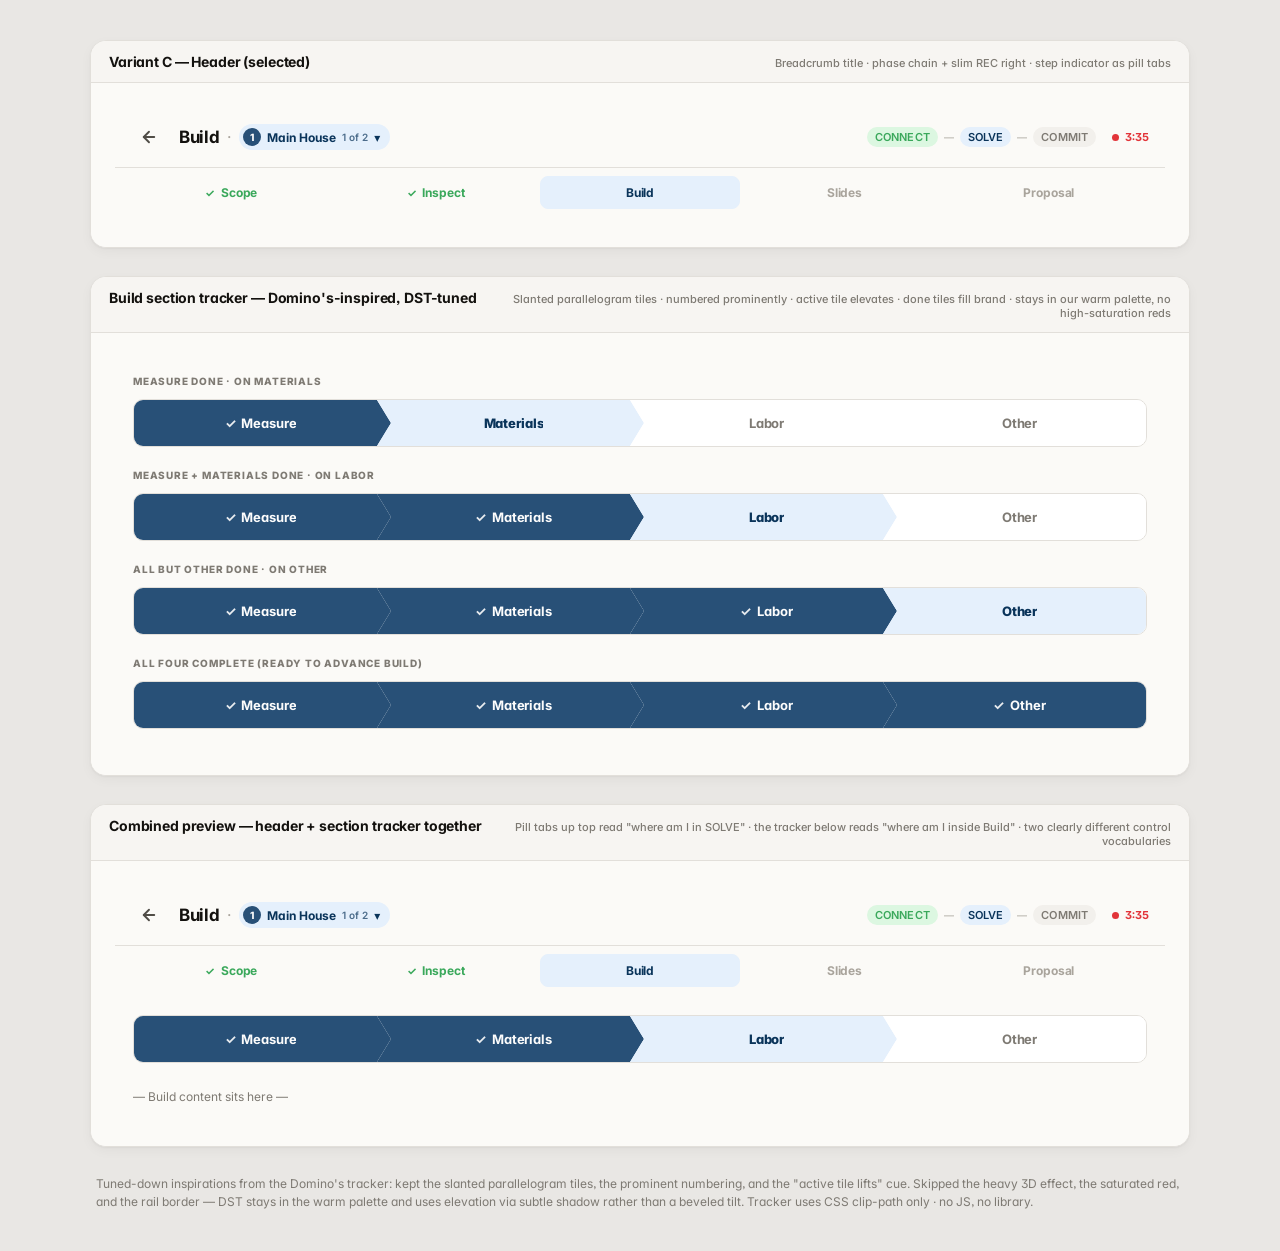
<file: docs/header-mock.html>
<!doctype html>
<html lang="en">
<head>
  <meta charset="utf-8" />
  <meta name="viewport" content="width=device-width, initial-scale=1" />
  <title>Header redesign mock</title>
  <link rel="stylesheet" href="https://fonts.googleapis.com/css2?family=Inter:wght@400;500;600;700;800&display=swap" />
  <link rel="stylesheet" href="styles.css?v=25" />
  <style>
    body { background: oklch(0.93 0.005 80); padding: 40px 24px; font-family: var(--font-body); }
    .stage { max-width: 1100px; margin: 0 auto; display: flex; flex-direction: column; gap: 28px; }
    .mock-card {
      background: var(--surface);
      border: 1px solid var(--border);
      border-radius: 16px;
      box-shadow: var(--shadow);
      overflow: hidden;
    }
    .mock-label {
      padding: 12px 18px;
      background: var(--surface-2);
      border-bottom: 1px solid var(--border);
      font-size: 12px;
      font-weight: 700;
      letter-spacing: 0.06em;
      text-transform: uppercase;
      color: var(--text-3);
      display: flex; align-items: baseline; justify-content: space-between; gap: 12px;
    }
    .mock-label .name { color: var(--text); letter-spacing: -0.01em; text-transform: none; font-size: 14px; font-weight: 700; }
    .mock-label .desc { color: var(--text-3); font-size: 11px; font-weight: 500; letter-spacing: 0; text-transform: none; flex: 1; text-align: right; }
    .mock-stage { padding: 24px; background: var(--bg); }

    /* ────── Variant C — Header with step indicator as pill tabs ────── */
    .vC .row1 { display: flex; align-items: center; gap: 12px; padding: 12px 16px; }
    .vC .back { width: 36px; height: 36px; border-radius: 8px; background: transparent; border: 0; display: inline-flex; align-items: center; justify-content: center; color: var(--text-2); flex-shrink: 0; }
    .vC .crumb { display: flex; align-items: center; gap: 8px; min-width: 0; }
    .vC .crumb .title { font-size: 17px; font-weight: 700; letter-spacing: -0.02em; color: var(--text); }
    .vC .crumb .struct {
      display: inline-flex; align-items: center; gap: 6px;
      padding: 4px 10px 4px 4px;
      background: var(--brand-soft); color: var(--brand-soft-fg);
      border-radius: 999px; font-size: 12px; font-weight: 700;
    }
    .vC .crumb .struct .n { width: 18px; height: 18px; border-radius: 999px; background: var(--brand); color: var(--brand-fg); display: inline-flex; align-items: center; justify-content: center; font-size: 10px; font-weight: 800; }
    .vC .crumb .struct .of { font-size: 10px; opacity: 0.7; font-weight: 600; }
    .vC .right { margin-left: auto; display: flex; align-items: center; gap: 16px; flex-shrink: 0; }
    .vC .phase-chain { display: inline-flex; align-items: center; gap: 6px; font-size: 10px; font-weight: 800; letter-spacing: 0.08em; text-transform: uppercase; }
    .vC .phase-chain .pill { padding: 3px 8px; border-radius: 999px; background: var(--surface-3); color: var(--text-3); }
    .vC .phase-chain .pill.done { background: var(--success-bg); color: var(--success); }
    .vC .phase-chain .pill.active { background: var(--brand-soft); color: var(--brand-soft-fg); }
    .vC .phase-chain .dash { color: var(--text-4); font-weight: 400; letter-spacing: 0; }
    .vC .rec { display: inline-flex; align-items: center; gap: 6px; font-size: 11px; font-weight: 700; color: var(--danger); font-variant-numeric: tabular-nums; }
    .vC .rec .dot { width: 7px; height: 7px; border-radius: 999px; background: var(--danger); }
    .vC .pillrow {
      display: flex; gap: 4px;
      padding: 8px 16px 14px;
      border-top: 1px solid var(--border);
      overflow-x: auto;
    }
    .vC .ptab {
      flex: 1; min-width: 0;
      padding: 8px 10px;
      border-radius: 8px;
      background: transparent;
      font-size: 12px; font-weight: 700;
      color: var(--text-3); letter-spacing: -0.01em;
      display: inline-flex; align-items: center; justify-content: center; gap: 6px;
      text-align: center;
      border: 1px solid transparent;
    }
    .vC .ptab.done { color: var(--success); }
    .vC .ptab.done::before { content: '\2713'; font-size: 11px; }
    .vC .ptab.active { background: var(--brand-soft); color: var(--brand-soft-fg); border-color: var(--brand-soft); }
    .vC .ptab.upcoming { color: var(--text-4); }

    /* ────── Section stepper — Chevron arrows with rounded outer corners ──────
       Each tile is shaped like a right-pointing arrow that interlocks with the
       next via a matching left-side notch. Outer corners of the whole bar are
       rounded via a container with border-radius + overflow:hidden, so the
       first tile's flat-left edge and the last tile's flat-right edge inherit
       the bar's rounded corners cleanly. Color progression: done = dark brand,
       active = brand-soft, upcoming = white with border. */
    .tracker-wrap {
      width: 100%;
      padding: 0 4px;
      /* Bar wrapper: rounded corners that mask the outer-tile corners. */
    }
    .tracker {
      display: flex;
      align-items: stretch;
      width: 100%;
      height: 48px;
      border-radius: 10px;
      overflow: hidden;
      border: 1px solid var(--border);
      background: var(--surface);
    }
    .tracker .tile {
      flex: 1;
      position: relative;
      /* arrow shape: rectangle + point on right + notch on left */
      clip-path: polygon(0 0, calc(100% - 14px) 0, 100% 50%, calc(100% - 14px) 100%, 0 100%, 14px 50%);
      margin-left: -14px;
      transition: background 220ms cubic-bezier(.2,.8,.2,1), color 220ms ease;
      display: flex; align-items: center; justify-content: center;
      padding: 0 22px 0 28px;
      min-width: 0;
      font-size: 13px;
      font-weight: 700;
      letter-spacing: -0.01em;
    }
    .tracker .tile:first-child {
      /* flat left edge — rounded by the wrapper's border-radius */
      clip-path: polygon(0 0, calc(100% - 14px) 0, 100% 50%, calc(100% - 14px) 100%, 0 100%);
      margin-left: 0;
      padding-left: 18px;
    }
    .tracker .tile:last-child {
      /* flat right edge — rounded by the wrapper's border-radius */
      clip-path: polygon(0 0, 100% 0, 100% 100%, 0 100%, 14px 50%);
      padding-right: 18px;
    }
    .tracker .tile:only-child {
      clip-path: none;
    }
    .tracker .label {
      display: inline-flex; align-items: center; gap: 6px;
      max-width: 100%;
      overflow: hidden;
      text-overflow: ellipsis;
      white-space: nowrap;
      line-height: 1;
      /* Override styles.css's global .label color so tile color inheritance wins. */
      color: inherit;
      font-size: inherit; font-weight: inherit; margin: 0; letter-spacing: inherit;
    }
    .tracker .check {
      font-size: 13px; line-height: 1; opacity: 0.9;
    }

    /* Done — solid brand fill, white label. */
    .tracker .tile.done {
      background: var(--brand);
      color: var(--brand-fg);
    }
    /* Active — brand-soft fill, brand-soft-fg label, slight inset ring
       for "this one is live" emphasis. */
    .tracker .tile.active {
      background: var(--brand-soft);
      color: var(--brand-soft-fg);
      font-weight: 800;
    }
    /* Upcoming — white fill, muted text. The bar's border carries the edge. */
    .tracker .tile.upcoming {
      background: var(--surface);
      color: var(--text-3);
    }

    .vD-context {
      padding: 18px 18px 22px;
      background: var(--bg);
      display: flex; flex-direction: column; gap: 12px;
    }
    .vD-context .label-strip { font-size: 10px; font-weight: 800; letter-spacing: 0.08em; text-transform: uppercase; color: var(--text-3); }

    .note { font-size: 12px; color: var(--text-3); padding: 0 6px; line-height: 1.5; }
  </style>
</head>
<body>
  <div class="stage">

    <!-- ─────────── HEADER — Variant C (selected) ─────────── -->
    <div class="mock-card">
      <div class="mock-label">
        <span class="name">Variant C — Header (selected)</span>
        <span class="desc">Breadcrumb title · phase chain + slim REC right · step indicator as pill tabs</span>
      </div>
      <div class="mock-stage">
        <div class="vC">
          <div class="row1">
            <button class="back" aria-label="Back">
              <svg width="18" height="18" viewBox="0 0 24 24" fill="none" stroke="currentColor" stroke-width="2.5" stroke-linecap="round" stroke-linejoin="round"><line x1="19" y1="12" x2="5" y2="12"/><polyline points="12 19 5 12 12 5"/></svg>
            </button>
            <div class="crumb">
              <span class="title">Build</span>
              <span style="color: var(--text-4);">·</span>
              <span class="struct"><span class="n">1</span>Main House <span class="of">1 of 2</span> ▾</span>
            </div>
            <div class="right">
              <div class="phase-chain">
                <span class="pill done">CONNECT</span>
                <span class="dash">—</span>
                <span class="pill active">SOLVE</span>
                <span class="dash">—</span>
                <span class="pill">COMMIT</span>
              </div>
              <div class="rec"><span class="dot"></span>3:35</div>
            </div>
          </div>
          <div class="pillrow">
            <button class="ptab done">Scope</button>
            <button class="ptab done">Inspect</button>
            <button class="ptab active">Build</button>
            <button class="ptab upcoming">Slides</button>
            <button class="ptab upcoming">Proposal</button>
          </div>
        </div>
      </div>
    </div>

    <!-- ─────────── BUILD INNER STEPPER — Tracker ─────────── -->
    <div class="mock-card">
      <div class="mock-label">
        <span class="name">Build section tracker — Domino's-inspired, DST-tuned</span>
        <span class="desc">Slanted parallelogram tiles · numbered prominently · active tile elevates · done tiles fill brand · stays in our warm palette, no high-saturation reds</span>
      </div>
      <div class="mock-stage">
        <div class="vD-context">

          <div class="label-strip">Measure done · on Materials</div>
          <div class="tracker">
            <div class="tile done"><span class="label"><span class="check">✓</span>Measure</span></div>
            <div class="tile active"><span class="label">Materials</span></div>
            <div class="tile upcoming"><span class="label">Labor</span></div>
            <div class="tile upcoming"><span class="label">Other</span></div>
          </div>

          <div class="label-strip" style="margin-top: 10px;">Measure + Materials done · on Labor</div>
          <div class="tracker">
            <div class="tile done"><span class="label"><span class="check">✓</span>Measure</span></div>
            <div class="tile done"><span class="label"><span class="check">✓</span>Materials</span></div>
            <div class="tile active"><span class="label">Labor</span></div>
            <div class="tile upcoming"><span class="label">Other</span></div>
          </div>

          <div class="label-strip" style="margin-top: 10px;">All but Other done · on Other</div>
          <div class="tracker">
            <div class="tile done"><span class="label"><span class="check">✓</span>Measure</span></div>
            <div class="tile done"><span class="label"><span class="check">✓</span>Materials</span></div>
            <div class="tile done"><span class="label"><span class="check">✓</span>Labor</span></div>
            <div class="tile active"><span class="label">Other</span></div>
          </div>

          <div class="label-strip" style="margin-top: 10px;">All four complete (ready to advance Build)</div>
          <div class="tracker">
            <div class="tile done"><span class="label"><span class="check">✓</span>Measure</span></div>
            <div class="tile done"><span class="label"><span class="check">✓</span>Materials</span></div>
            <div class="tile done"><span class="label"><span class="check">✓</span>Labor</span></div>
            <div class="tile done"><span class="label"><span class="check">✓</span>Other</span></div>
          </div>

        </div>
      </div>
    </div>

    <!-- ─────────── Combined preview ─────────── -->
    <div class="mock-card">
      <div class="mock-label">
        <span class="name">Combined preview — header + section tracker together</span>
        <span class="desc">Pill tabs up top read "where am I in SOLVE" · the tracker below reads "where am I inside Build" · two clearly different control vocabularies</span>
      </div>
      <div class="mock-stage">
        <div class="vC">
          <div class="row1">
            <button class="back" aria-label="Back">
              <svg width="18" height="18" viewBox="0 0 24 24" fill="none" stroke="currentColor" stroke-width="2.5" stroke-linecap="round" stroke-linejoin="round"><line x1="19" y1="12" x2="5" y2="12"/><polyline points="12 19 5 12 12 5"/></svg>
            </button>
            <div class="crumb">
              <span class="title">Build</span>
              <span style="color: var(--text-4);">·</span>
              <span class="struct"><span class="n">1</span>Main House <span class="of">1 of 2</span> ▾</span>
            </div>
            <div class="right">
              <div class="phase-chain">
                <span class="pill done">CONNECT</span>
                <span class="dash">—</span>
                <span class="pill active">SOLVE</span>
                <span class="dash">—</span>
                <span class="pill">COMMIT</span>
              </div>
              <div class="rec"><span class="dot"></span>3:35</div>
            </div>
          </div>
          <div class="pillrow">
            <button class="ptab done">Scope</button>
            <button class="ptab done">Inspect</button>
            <button class="ptab active">Build</button>
            <button class="ptab upcoming">Slides</button>
            <button class="ptab upcoming">Proposal</button>
          </div>
        </div>
        <div style="padding: 14px 18px 8px; background: var(--bg);">
          <div class="tracker">
            <div class="tile done"><span class="label"><span class="check">✓</span>Measure</span></div>
            <div class="tile done"><span class="label"><span class="check">✓</span>Materials</span></div>
            <div class="tile active"><span class="label">Labor</span></div>
            <div class="tile upcoming"><span class="label">Other</span></div>
          </div>
        </div>
        <div style="padding: 18px; background: var(--bg); color: var(--text-3); font-size: 12px;">— Build content sits here —</div>
      </div>
    </div>

    <div class="note">
      Tuned-down inspirations from the Domino's tracker: kept the slanted parallelogram tiles, the prominent numbering, and the "active tile lifts" cue. Skipped the heavy 3D effect, the saturated red, and the rail border — DST stays in the warm palette and uses elevation via subtle shadow rather than a beveled tilt. Tracker uses CSS clip-path only · no JS, no library.
    </div>

  </div>
</body>
</html>
</file>
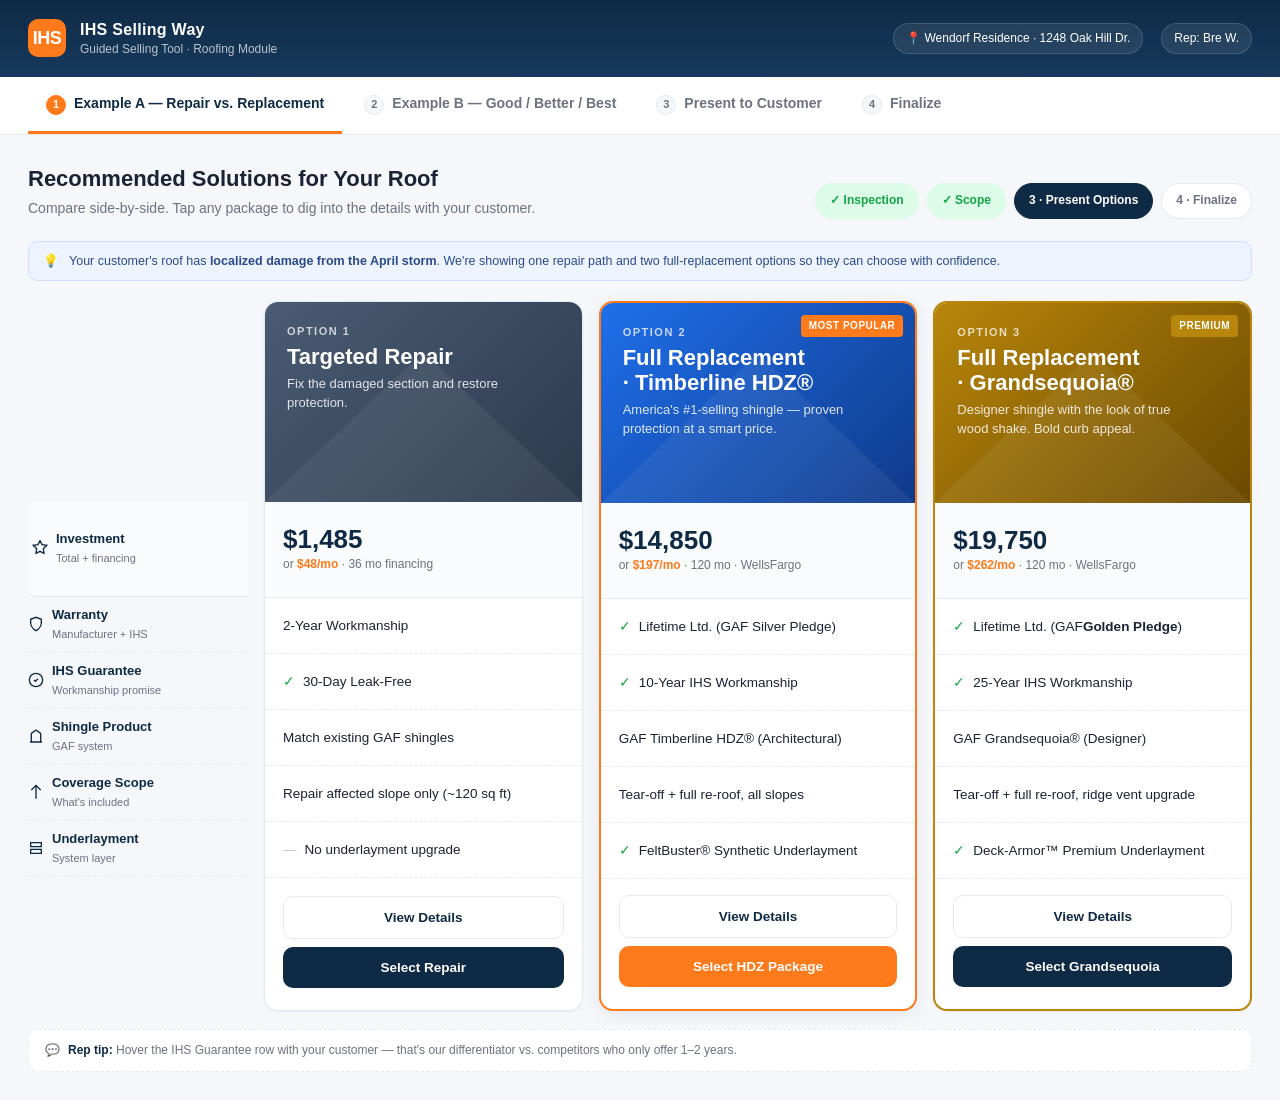
<file: reference/uploads/ihs-pricing-screens-mockup.html>
<!DOCTYPE html>
<html lang="en">
<head>
<meta charset="UTF-8" />
<meta name="viewport" content="width=device-width, initial-scale=1.0"/>
<title>IHS Selling Way — Package Pricing Mockups</title>
<style>
  :root {
    --ihs-navy: #0f2a44;
    --ihs-navy-2: #173a5e;
    --ihs-blue: #1f6feb;
    --ihs-orange: #ff7a1a;
    --ihs-orange-soft: #ffe9d6;
    --ihs-green: #16a34a;
    --ihs-green-soft: #dcfce7;
    --ihs-gold: #b8860b;
    --bg: #f5f7fb;
    --card: #ffffff;
    --line: #e5e9f0;
    --text: #1a2233;
    --muted: #6b7280;
    --shadow-sm: 0 1px 2px rgba(15,42,68,.06);
    --shadow-md: 0 4px 16px rgba(15,42,68,.08);
    --shadow-lg: 0 12px 32px rgba(15,42,68,.12);
    --radius: 14px;
  }

  * { box-sizing: border-box; }
  html, body { margin: 0; padding: 0; }
  body {
    font-family: -apple-system, BlinkMacSystemFont, "Segoe UI", Inter, Roboto, sans-serif;
    background: var(--bg);
    color: var(--text);
    line-height: 1.45;
    -webkit-font-smoothing: antialiased;
  }

  /* ===== Top bar ===== */
  .topbar {
    background: linear-gradient(180deg, var(--ihs-navy) 0%, var(--ihs-navy-2) 100%);
    color: #fff;
    padding: 18px 28px;
    display: flex;
    align-items: center;
    justify-content: space-between;
  }
  .brand {
    display: flex;
    align-items: center;
    gap: 14px;
  }
  .brand-mark {
    width: 38px; height: 38px;
    border-radius: 10px;
    background: var(--ihs-orange);
    color: #fff;
    display: grid; place-items: center;
    font-weight: 800; font-size: 18px;
    letter-spacing: -0.5px;
  }
  .brand-name { font-weight: 700; font-size: 16px; letter-spacing: 0.3px; }
  .brand-sub { font-size: 12px; color: rgba(255,255,255,0.7); }
  .topbar-right { display: flex; align-items: center; gap: 18px; font-size: 13px; }
  .customer-chip {
    background: rgba(255,255,255,0.08);
    border: 1px solid rgba(255,255,255,0.14);
    padding: 6px 12px;
    border-radius: 999px;
    font-size: 12px;
  }

  /* ===== Tabs ===== */
  .tabs {
    background: #fff;
    border-bottom: 1px solid var(--line);
    padding: 0 28px;
    display: flex;
    gap: 4px;
  }
  .tab {
    padding: 16px 18px;
    cursor: pointer;
    font-size: 14px;
    font-weight: 600;
    color: var(--muted);
    border-bottom: 3px solid transparent;
    transition: all .15s ease;
    user-select: none;
  }
  .tab:hover { color: var(--ihs-navy); }
  .tab.active {
    color: var(--ihs-navy);
    border-bottom-color: var(--ihs-orange);
  }
  .tab-num {
    display: inline-grid;
    place-items: center;
    width: 20px; height: 20px;
    border-radius: 50%;
    background: var(--bg);
    color: var(--muted);
    font-size: 11px;
    margin-right: 8px;
    border: 1px solid var(--line);
  }
  .tab.active .tab-num {
    background: var(--ihs-orange);
    color: #fff;
    border-color: var(--ihs-orange);
  }

  /* ===== Screen container ===== */
  .screen { display: none; padding: 28px; }
  .screen.active { display: block; }

  .screen-header {
    display: flex;
    align-items: flex-end;
    justify-content: space-between;
    margin-bottom: 22px;
    flex-wrap: wrap;
    gap: 14px;
  }
  .screen-title { font-size: 22px; font-weight: 700; margin: 0 0 4px 0; }
  .screen-sub { color: var(--muted); font-size: 14px; margin: 0; }

  .step-pills { display: flex; gap: 8px; }
  .pill {
    background: #fff;
    border: 1px solid var(--line);
    padding: 8px 14px;
    border-radius: 999px;
    font-size: 12px;
    font-weight: 600;
    color: var(--muted);
  }
  .pill.done { background: var(--ihs-green-soft); color: var(--ihs-green); border-color: transparent; }
  .pill.active { background: var(--ihs-navy); color: #fff; border-color: var(--ihs-navy); }

  /* ===== Compare grid (Screen 1) ===== */
  .compare-grid {
    display: grid;
    grid-template-columns: 220px repeat(3, 1fr);
    gap: 16px;
    align-items: stretch;
  }

  .compare-rail {
    background: transparent;
    padding-top: 200px; /* aligns with card body */
    display: flex;
    flex-direction: column;
  }
  .rail-label {
    height: 56px;
    display: flex;
    align-items: center;
    border-bottom: 1px dashed var(--line);
    font-size: 13px;
    font-weight: 600;
    color: var(--ihs-navy);
    padding-right: 8px;
  }
  /* First rail label aligns with the taller price row (96px) */
  .rail-label.tall {
    height: 96px;
    border-bottom: 1px solid var(--line);
    background: #fafbfd;
    padding-left: 4px;
    border-radius: 8px 0 0 8px;
  }
  .rail-label svg { margin-right: 8px; flex-shrink: 0; }
  .rail-label small { display: block; font-weight: 400; color: var(--muted); font-size: 11px; margin-top: 2px; }

  /* ===== Package card ===== */
  .pkg {
    background: var(--card);
    border-radius: var(--radius);
    border: 1px solid var(--line);
    overflow: hidden;
    display: flex;
    flex-direction: column;
    box-shadow: var(--shadow-sm);
    transition: all .2s ease;
    position: relative;
  }
  .pkg:hover { box-shadow: var(--shadow-md); transform: translateY(-2px); }
  .pkg.recommended {
    border: 2px solid var(--ihs-orange);
    box-shadow: var(--shadow-md);
  }
  .pkg.recommended::before {
    content: "MOST POPULAR";
    position: absolute;
    top: 12px; right: 12px;
    background: var(--ihs-orange);
    color: #fff;
    font-size: 10px;
    font-weight: 700;
    letter-spacing: 0.5px;
    padding: 4px 8px;
    border-radius: 4px;
    z-index: 2;
  }
  .pkg.best {
    border: 2px solid var(--ihs-gold);
  }
  .pkg.best::before {
    content: "PREMIUM";
    position: absolute;
    top: 12px; right: 12px;
    background: var(--ihs-gold);
    color: #fff;
    font-size: 10px;
    font-weight: 700;
    letter-spacing: 0.5px;
    padding: 4px 8px;
    border-radius: 4px;
    z-index: 2;
  }

  .pkg-head {
    height: 200px;
    background: linear-gradient(135deg, #2a4969 0%, #1a3050 100%);
    color: #fff;
    padding: 22px 22px 18px;
    position: relative;
    overflow: hidden;
  }
  .pkg-head.repair {
    background: linear-gradient(135deg, #4a5b73 0%, #2c3a4e 100%);
  }
  .pkg-head.mid {
    background: linear-gradient(135deg, #1f6feb 0%, #0f3a8a 100%);
  }
  .pkg-head.premium {
    background: linear-gradient(135deg, #b8860b 0%, #6b4900 100%);
  }
  .pkg-head.good {
    background: linear-gradient(135deg, #4a5b73 0%, #2c3a4e 100%);
  }
  .pkg-head.better {
    background: linear-gradient(135deg, #1f6feb 0%, #0f3a8a 100%);
  }
  .pkg-head.best-bg {
    background: linear-gradient(135deg, #b8860b 0%, #6b4900 100%);
  }
  .pkg-head::after {
    content: "";
    position: absolute;
    inset: 0;
    background: url("data:image/svg+xml;utf8,<svg xmlns='http://www.w3.org/2000/svg' viewBox='0 0 100 60' preserveAspectRatio='none'><polygon points='0,60 50,15 100,60' fill='rgba(255,255,255,0.06)'/></svg>") no-repeat bottom center / 100% auto;
  }
  .pkg-tier {
    font-size: 11px;
    letter-spacing: 1.5px;
    font-weight: 700;
    opacity: 0.75;
    margin-bottom: 4px;
  }
  .pkg-name { font-size: 22px; font-weight: 700; margin: 0 0 6px; line-height: 1.15; }
  .pkg-tagline { font-size: 13px; opacity: 0.85; margin: 0; max-width: 240px; }

  .pkg-body { padding: 0; flex: 1; display: flex; flex-direction: column; }
  .row {
    height: 56px;
    display: flex;
    align-items: center;
    padding: 0 18px;
    border-bottom: 1px dashed var(--line);
    font-size: 13.5px;
    color: var(--text);
  }
  .row .check { color: var(--ihs-green); margin-right: 8px; }
  .row .x { color: #c4c8d4; margin-right: 8px; }
  .row.price-row {
    background: #fafbfd;
    height: 96px;
    flex-direction: column;
    align-items: flex-start;
    justify-content: center;
    border-bottom: 1px solid var(--line);
  }
  .price-big { font-size: 26px; font-weight: 800; color: var(--ihs-navy); line-height: 1; }
  .price-mo { color: var(--muted); font-size: 12px; margin-top: 4px; }
  .price-mo b { color: var(--ihs-orange); font-weight: 700; }

  .pkg-actions {
    padding: 16px 18px 22px;
    display: flex;
    flex-direction: column;
    gap: 8px;
  }
  .btn {
    border: none;
    padding: 13px 16px;
    border-radius: 10px;
    font-weight: 700;
    font-size: 13.5px;
    cursor: pointer;
    transition: all .15s ease;
    font-family: inherit;
  }
  .btn-primary {
    background: var(--ihs-navy);
    color: #fff;
  }
  .btn-primary:hover { background: var(--ihs-navy-2); }
  .btn-secondary {
    background: #fff;
    color: var(--ihs-navy);
    border: 1px solid var(--line);
  }
  .btn-secondary:hover { background: var(--bg); }
  .btn-orange {
    background: var(--ihs-orange);
    color: #fff;
  }
  .btn-orange:hover { background: #e66a0d; }

  /* ===== Component swapper (Screen 2) ===== */
  .swapper {
    margin-top: 28px;
    background: #fff;
    border: 1px solid var(--line);
    border-radius: var(--radius);
    padding: 22px;
    box-shadow: var(--shadow-sm);
  }
  .swapper-head {
    display: flex;
    align-items: center;
    justify-content: space-between;
    margin-bottom: 16px;
  }
  .swapper-title {
    font-size: 15px;
    font-weight: 700;
    margin: 0;
  }
  .swapper-title small {
    font-weight: 400;
    color: var(--muted);
    font-size: 12.5px;
    display: block;
    margin-top: 2px;
  }
  .components {
    display: grid;
    grid-template-columns: repeat(6, 1fr);
    gap: 12px;
  }
  .comp {
    border: 1.5px solid var(--line);
    border-radius: 10px;
    padding: 14px 12px;
    text-align: center;
    cursor: pointer;
    transition: all .15s ease;
    background: #fff;
    position: relative;
  }
  .comp:hover { border-color: var(--ihs-blue); transform: translateY(-2px); box-shadow: var(--shadow-sm); }
  .comp.selected {
    border-color: var(--ihs-orange);
    background: var(--ihs-orange-soft);
  }
  .comp.selected::after {
    content: "✓";
    position: absolute;
    top: 6px; right: 8px;
    color: var(--ihs-orange);
    font-weight: 800;
    font-size: 14px;
  }
  .comp-icon {
    width: 36px; height: 36px;
    margin: 0 auto 8px;
    background: var(--bg);
    border-radius: 8px;
    display: grid; place-items: center;
    color: var(--ihs-navy);
  }
  .comp.selected .comp-icon { background: #fff; color: var(--ihs-orange); }
  .comp-label { font-size: 12.5px; font-weight: 600; margin-bottom: 2px; }
  .comp-price { font-size: 11px; color: var(--muted); }

  /* ===== Add-on shelf ===== */
  .addons {
    margin-top: 24px;
    background: #fff;
    border: 1px solid var(--line);
    border-radius: var(--radius);
    overflow: hidden;
    box-shadow: var(--shadow-sm);
  }
  .addons-head {
    padding: 18px 22px;
    border-bottom: 1px solid var(--line);
    display: flex;
    align-items: center;
    justify-content: space-between;
    background: linear-gradient(180deg, #fafbfd 0%, #fff 100%);
  }
  .addons-head h3 { margin: 0; font-size: 15px; font-weight: 700; }
  .addons-head small { color: var(--muted); font-size: 12.5px; font-weight: 400; display: block; margin-top: 2px; }
  .addons-grid {
    display: grid;
    grid-template-columns: repeat(5, 1fr);
    gap: 0;
  }
  .addons-grid.g7 {
    grid-template-columns: repeat(7, 1fr);
  }
  .addon {
    padding: 18px;
    border-right: 1px solid var(--line);
    cursor: pointer;
    transition: background .15s ease;
    position: relative;
  }
  .addon:last-child { border-right: none; }
  .addon:hover { background: #fafbfd; }
  .addon-top { display: flex; align-items: center; gap: 10px; margin-bottom: 8px; }
  .addon-icon {
    width: 32px; height: 32px;
    border-radius: 8px;
    background: var(--bg);
    display: grid; place-items: center;
    color: var(--ihs-navy);
    flex-shrink: 0;
  }
  .addon-name { font-size: 13.5px; font-weight: 700; }
  .addon-price { font-size: 12px; color: var(--ihs-navy); font-weight: 700; }
  .addon-desc { font-size: 11.5px; color: var(--muted); line-height: 1.4; }
  .addon-toggle {
    margin-top: 12px;
    width: 100%;
    background: var(--bg);
    border: 1px solid var(--line);
    color: var(--ihs-navy);
    padding: 7px;
    border-radius: 6px;
    font-size: 11.5px;
    font-weight: 600;
    cursor: pointer;
    font-family: inherit;
    transition: all .15s ease;
  }
  .addon.selected .addon-toggle {
    background: var(--ihs-green);
    color: #fff;
    border-color: var(--ihs-green);
  }
  .addon.selected { background: var(--ihs-green-soft); }
  .addon.selected:hover { background: #c7f1d2; }

  /* Maintenance highlight banner */
  .maint-banner {
    margin-top: 24px;
    background: linear-gradient(135deg, var(--ihs-orange-soft) 0%, #fff3e8 100%);
    border: 1px solid #ffd0a8;
    border-radius: var(--radius);
    padding: 20px 24px;
    display: flex;
    align-items: center;
    justify-content: space-between;
    gap: 24px;
  }
  .maint-left { display: flex; align-items: center; gap: 16px; }
  .maint-icon {
    width: 48px; height: 48px;
    background: var(--ihs-orange);
    color: #fff;
    border-radius: 12px;
    display: grid; place-items: center;
    flex-shrink: 0;
  }
  .maint-title { font-size: 15px; font-weight: 700; margin: 0 0 2px; }
  .maint-sub { font-size: 13px; color: #6b4900; margin: 0; }
  .maint-cta {
    display: flex;
    align-items: center;
    gap: 12px;
  }
  .maint-toggle-label {
    display: flex;
    align-items: center;
    gap: 10px;
    font-size: 13px;
    font-weight: 600;
    color: var(--ihs-navy);
    cursor: pointer;
  }
  .toggle {
    position: relative;
    width: 42px; height: 24px;
    background: #cdd2dc;
    border-radius: 999px;
    transition: background .2s;
  }
  .toggle::after {
    content: "";
    position: absolute;
    top: 2px; left: 2px;
    width: 20px; height: 20px;
    background: #fff;
    border-radius: 50%;
    transition: left .2s;
    box-shadow: 0 1px 3px rgba(0,0,0,.2);
  }
  .toggle.on { background: var(--ihs-green); }
  .toggle.on::after { left: 20px; }

  /* Summary footer */
  .summary-bar {
    position: sticky;
    bottom: 0;
    margin-top: 28px;
    background: #fff;
    border-top: 1px solid var(--line);
    border-radius: var(--radius);
    padding: 18px 22px;
    box-shadow: 0 -4px 16px rgba(15,42,68,.06);
    display: flex;
    align-items: center;
    justify-content: space-between;
    flex-wrap: wrap;
    gap: 14px;
  }
  .summary-left { display: flex; align-items: center; gap: 24px; flex-wrap: wrap; }
  .summary-block { display: flex; flex-direction: column; }
  .summary-label { font-size: 11px; text-transform: uppercase; color: var(--muted); letter-spacing: 0.5px; font-weight: 600; }
  .summary-value { font-size: 18px; font-weight: 800; color: var(--ihs-navy); }
  .summary-value.accent { color: var(--ihs-orange); }
  .summary-right { display: flex; gap: 10px; }

  .legend {
    margin-top: 18px;
    background: #fff;
    border: 1px dashed var(--line);
    border-radius: 10px;
    padding: 12px 16px;
    font-size: 12px;
    color: var(--muted);
    display: flex;
    align-items: center;
    gap: 8px;
  }
  .legend b { color: var(--ihs-navy); }

  /* Tooltips, misc */
  .badge-inline {
    background: var(--ihs-green-soft);
    color: var(--ihs-green);
    padding: 2px 8px;
    border-radius: 999px;
    font-size: 11px;
    font-weight: 700;
    margin-left: 6px;
  }

  /* Note banner at top of screen */
  .note {
    background: #eef4ff;
    border: 1px solid #cfdfff;
    color: #2a4b8a;
    padding: 10px 14px;
    border-radius: 10px;
    font-size: 12.5px;
    margin-bottom: 20px;
    display: flex;
    align-items: center;
    gap: 10px;
  }

  /* ===== Present-to-Customer (Screen 3) ===== */
  .present-hero {
    background: linear-gradient(135deg, var(--ihs-navy) 0%, var(--ihs-navy-2) 60%, #1f3a5a 100%);
    color: #fff;
    border-radius: 18px;
    padding: 32px 36px;
    margin-bottom: 24px;
    position: relative;
    overflow: hidden;
  }
  .present-hero::after {
    content: "";
    position: absolute;
    inset: 0;
    background: url("data:image/svg+xml;utf8,<svg xmlns='http://www.w3.org/2000/svg' viewBox='0 0 200 100' preserveAspectRatio='none'><polygon points='0,100 100,30 200,100' fill='rgba(255,255,255,0.04)'/><polygon points='30,100 130,55 200,100' fill='rgba(255,255,255,0.03)'/></svg>") no-repeat bottom right / 60% auto;
    pointer-events: none;
  }
  .present-hero h1 { font-size: 28px; margin: 0 0 6px; font-weight: 800; }
  .present-hero p { font-size: 15px; opacity: 0.85; margin: 0; max-width: 600px; }
  .present-hero .hero-meta {
    display: flex; gap: 18px; margin-top: 18px;
    font-size: 12.5px;
  }
  .present-hero .hero-meta span {
    background: rgba(255,255,255,0.08);
    border: 1px solid rgba(255,255,255,0.14);
    padding: 6px 12px; border-radius: 999px;
  }

  /* Choice pills — customer-friendly Good/Better/Best selector */
  .choice-row {
    display: grid;
    grid-template-columns: repeat(3, 1fr);
    gap: 16px;
    margin-bottom: 24px;
  }
  .choice {
    background: #fff;
    border: 2px solid var(--line);
    border-radius: 16px;
    padding: 22px 22px 20px;
    cursor: pointer;
    transition: all .18s ease;
    position: relative;
    box-shadow: var(--shadow-sm);
  }
  .choice:hover { transform: translateY(-3px); box-shadow: var(--shadow-md); }
  .choice.chosen {
    border-color: var(--ihs-orange);
    box-shadow: 0 8px 24px rgba(255,122,26,0.25);
  }
  .choice.chosen::after {
    content: "✓ SELECTED";
    position: absolute;
    top: -10px; right: 16px;
    background: var(--ihs-orange);
    color: #fff;
    font-size: 10.5px;
    font-weight: 800;
    letter-spacing: 0.6px;
    padding: 4px 10px;
    border-radius: 999px;
  }
  .choice-tier {
    display: inline-block;
    font-size: 10.5px;
    font-weight: 800;
    letter-spacing: 1.2px;
    color: var(--muted);
    background: var(--bg);
    padding: 3px 10px;
    border-radius: 999px;
    margin-bottom: 10px;
  }
  .choice.chosen .choice-tier {
    background: var(--ihs-orange-soft);
    color: var(--ihs-orange);
  }
  .choice-name { font-size: 19px; font-weight: 700; margin: 0 0 4px; color: var(--ihs-navy); }
  .choice-tag { font-size: 13px; color: var(--muted); margin: 0 0 14px; line-height: 1.45; }
  .choice-price {
    display: flex; align-items: baseline; gap: 8px; margin-top: auto;
  }
  .choice-price .big {
    font-size: 26px; font-weight: 800; color: var(--ihs-navy);
  }
  .choice-price .small { font-size: 12.5px; color: var(--muted); }
  .choice-mo {
    margin-top: 8px;
    background: var(--ihs-orange-soft);
    color: var(--ihs-orange);
    padding: 8px 12px;
    border-radius: 8px;
    font-size: 13px;
    font-weight: 700;
    text-align: center;
  }

  /* Deeper comparison toggle (Present screen) */
  .compare-toggle {
    display: flex;
    align-items: center;
    justify-content: center;
    gap: 8px;
    margin: -8px auto 24px;
    padding: 12px 22px;
    background: #fff;
    border: 1px dashed var(--line);
    border-radius: 999px;
    font-size: 13.5px;
    font-weight: 600;
    color: var(--ihs-navy);
    cursor: pointer;
    transition: all .15s ease;
    width: fit-content;
  }
  .compare-toggle:hover {
    border-color: var(--ihs-orange);
    color: var(--ihs-orange);
    box-shadow: var(--shadow-sm);
  }
  .compare-toggle .chev {
    transition: transform .25s ease;
    display: inline-block;
  }
  .compare-toggle.open .chev { transform: rotate(180deg); }

  .compare-panel {
    max-height: 0;
    overflow: hidden;
    transition: max-height .35s ease, margin .35s ease, opacity .25s ease;
    opacity: 0;
    margin-bottom: 0;
  }
  .compare-panel.open {
    max-height: 1600px;
    opacity: 1;
    margin-bottom: 24px;
  }

  .compare-table {
    background: #fff;
    border: 1px solid var(--line);
    border-radius: 16px;
    overflow: hidden;
    box-shadow: var(--shadow-sm);
  }
  .compare-table-head {
    display: grid;
    grid-template-columns: 1.1fr 1fr 1fr 1fr;
    background: linear-gradient(180deg, #fafbfd 0%, #fff 100%);
    border-bottom: 1px solid var(--line);
  }
  .compare-table-head .cell {
    padding: 18px 20px;
    border-right: 1px solid var(--line);
    text-align: center;
  }
  .compare-table-head .cell:first-child { text-align: left; }
  .compare-table-head .cell:last-child { border-right: none; }
  .compare-table-head h3 {
    margin: 0 0 4px;
    font-size: 15px;
    font-weight: 800;
    color: var(--ihs-navy);
  }
  .compare-table-head .tier-tag {
    display: inline-block;
    font-size: 10px;
    font-weight: 800;
    letter-spacing: 1px;
    padding: 3px 8px;
    border-radius: 999px;
    background: var(--bg);
    color: var(--muted);
    margin-bottom: 8px;
  }
  .compare-table-head .col-good .tier-tag    { background: #eaeef5; color: #4a5b73; }
  .compare-table-head .col-better .tier-tag  { background: #d8e6ff; color: #1f6feb; }
  .compare-table-head .col-best .tier-tag    { background: #fcebc8; color: #b8860b; }
  .compare-table-head .head-title { font-size: 13px; color: var(--muted); font-weight: 700; text-transform: uppercase; letter-spacing: 0.5px; }

  .compare-row {
    display: grid;
    grid-template-columns: 1.1fr 1fr 1fr 1fr;
    border-bottom: 1px solid var(--line);
  }
  .compare-row:last-child { border-bottom: none; }
  .compare-row:nth-child(odd) { background: #fafbfd; }
  .compare-row .cell {
    padding: 14px 20px;
    border-right: 1px solid var(--line);
    font-size: 13.5px;
    color: var(--text);
    display: flex;
    align-items: center;
    gap: 6px;
  }
  .compare-row .cell:last-child { border-right: none; }
  .compare-row .label {
    font-weight: 700;
    color: var(--ihs-navy);
    font-size: 13px;
  }
  .compare-row .label svg {
    color: var(--ihs-navy);
    opacity: 0.6;
    flex-shrink: 0;
  }
  .compare-row .star {
    color: var(--ihs-gold);
    letter-spacing: 1px;
  }
  .compare-row .yes { color: var(--ihs-green); font-weight: 700; }
  .compare-row .nope { color: #c4c8d4; font-weight: 700; }

  .compare-footer {
    padding: 18px 22px;
    background: linear-gradient(135deg, var(--ihs-orange-soft) 0%, #fff4e8 100%);
    border-top: 1px solid #ffd0a8;
    font-size: 13px;
    color: #6b4900;
    display: flex;
    align-items: center;
    gap: 10px;
  }
  .compare-footer b { color: var(--ihs-navy); }

  @media (max-width: 1100px) {
    .compare-table-head, .compare-row { grid-template-columns: 1fr; }
    .compare-row .cell, .compare-table-head .cell { border-right: none; border-bottom: 1px dashed var(--line); }
  }

  /* Customer-facing add-on tiles — larger, with toggle look */
  .cust-addons {
    background: #fff;
    border-radius: 16px;
    padding: 24px;
    box-shadow: var(--shadow-sm);
    margin-bottom: 24px;
  }
  .cust-addons-head { display: flex; align-items: center; justify-content: space-between; margin-bottom: 18px; }
  .cust-addons-head h2 { margin: 0; font-size: 18px; font-weight: 700; }
  .cust-addons-head p { margin: 4px 0 0; font-size: 13px; color: var(--muted); }
  .cust-addons-grid {
    display: grid;
    grid-template-columns: repeat(4, 1fr);
    gap: 14px;
  }
  .cust-addon {
    border: 2px solid var(--line);
    border-radius: 14px;
    padding: 16px 16px 18px;
    cursor: pointer;
    transition: all .15s ease;
    background: #fff;
    position: relative;
  }
  .cust-addon:hover { transform: translateY(-2px); box-shadow: var(--shadow-sm); }
  .cust-addon.selected {
    border-color: var(--ihs-green);
    background: var(--ihs-green-soft);
  }
  .cust-addon .top {
    display: flex; align-items: center; justify-content: space-between; margin-bottom: 8px;
  }
  .cust-addon .icon-box {
    width: 40px; height: 40px;
    background: var(--bg);
    color: var(--ihs-navy);
    border-radius: 10px;
    display: grid; place-items: center;
  }
  .cust-addon.selected .icon-box { background: #fff; color: var(--ihs-green); }
  .cust-toggle {
    width: 44px; height: 26px;
    background: #d6dae3;
    border-radius: 999px;
    position: relative;
    transition: background .2s;
  }
  .cust-toggle::after {
    content: "";
    position: absolute; top: 3px; left: 3px;
    width: 20px; height: 20px;
    background: #fff;
    border-radius: 50%;
    transition: left .2s;
    box-shadow: 0 1px 2px rgba(0,0,0,.15);
  }
  .cust-addon.selected .cust-toggle { background: var(--ihs-green); }
  .cust-addon.selected .cust-toggle::after { left: 21px; }
  .cust-addon h4 { margin: 0; font-size: 15px; font-weight: 700; color: var(--ihs-navy); }
  .cust-addon .desc { font-size: 12.5px; color: var(--muted); line-height: 1.45; margin: 6px 0 10px; }
  .cust-addon .price { font-size: 13px; font-weight: 700; color: var(--ihs-navy); }

  /* Customer summary — big & bold */
  .cust-summary {
    background: linear-gradient(135deg, #fff 0%, #fafbfd 100%);
    border: 2px solid var(--line);
    border-radius: 16px;
    padding: 28px;
    display: grid;
    grid-template-columns: 1.2fr 1fr;
    gap: 28px;
    align-items: center;
    box-shadow: var(--shadow-md);
  }
  .cust-summary-left { border-right: 1px solid var(--line); padding-right: 28px; }
  .cust-summary-label {
    font-size: 11px; text-transform: uppercase; letter-spacing: 0.8px;
    color: var(--muted); font-weight: 700; margin-bottom: 6px;
  }
  .cust-summary-monthly {
    font-size: 56px; font-weight: 800; color: var(--ihs-orange); line-height: 1;
    letter-spacing: -1px;
  }
  .cust-summary-monthly small {
    font-size: 18px; color: var(--muted); font-weight: 600; margin-left: 4px;
  }
  .cust-summary-sub {
    font-size: 13.5px; color: var(--muted); margin-top: 8px;
  }
  .cust-summary-sub b { color: var(--ihs-navy); }
  .cust-summary-total {
    font-size: 22px; font-weight: 800; color: var(--ihs-navy); margin-top: 14px;
  }
  .cust-summary-right { display: flex; flex-direction: column; gap: 10px; }
  .cust-summary-right .btn { padding: 16px; font-size: 14.5px; }

  @media (max-width: 1100px) {
    .choice-row { grid-template-columns: 1fr; }
    .cust-addons-grid { grid-template-columns: repeat(2, 1fr); }
    .cust-summary { grid-template-columns: 1fr; }
    .cust-summary-left { border-right: none; border-bottom: 1px solid var(--line); padding-right: 0; padding-bottom: 20px; }
  }

  /* ===== Finalize page (Screen 4) ===== */
  .fin-grid {
    display: grid;
    grid-template-columns: 1.5fr 1fr;
    gap: 24px;
    align-items: start;
  }
  .fin-card {
    background: #fff;
    border: 1px solid var(--line);
    border-radius: 16px;
    box-shadow: var(--shadow-sm);
    overflow: hidden;
  }
  .fin-card-head {
    padding: 18px 22px;
    border-bottom: 1px solid var(--line);
    background: linear-gradient(180deg, #fafbfd 0%, #fff 100%);
    display: flex;
    align-items: center;
    justify-content: space-between;
  }
  .fin-card-head h3 { margin: 0; font-size: 15px; font-weight: 700; color: var(--ihs-navy); }
  .fin-card-head small { color: var(--muted); font-size: 12.5px; font-weight: 400; display: block; margin-top: 2px; }
  .fin-step-num {
    width: 26px; height: 26px;
    background: var(--ihs-navy);
    color: #fff;
    border-radius: 50%;
    display: grid; place-items: center;
    font-size: 12px; font-weight: 800;
    margin-right: 10px;
  }
  .fin-step-num.done { background: var(--ihs-green); }
  .fin-card-head .head-title { display: flex; align-items: center; }
  .fin-card-body { padding: 20px 22px; }

  /* Line items table */
  .line-items { width: 100%; border-collapse: collapse; }
  .line-items td {
    padding: 12px 0;
    font-size: 13.5px;
    border-bottom: 1px dashed var(--line);
  }
  .line-items tr:last-child td { border-bottom: none; }
  .line-items .li-name { color: var(--text); }
  .line-items .li-detail { color: var(--muted); font-size: 12px; display: block; margin-top: 2px; }
  .line-items .li-price { text-align: right; font-weight: 700; color: var(--ihs-navy); }
  .line-items .li-included {
    display: inline-block;
    background: var(--ihs-green-soft);
    color: var(--ihs-green);
    font-size: 10.5px;
    font-weight: 700;
    padding: 2px 8px;
    border-radius: 999px;
    margin-left: 8px;
  }
  .line-items .li-promo {
    display: inline-block;
    background: var(--ihs-orange-soft);
    color: var(--ihs-orange);
    font-size: 10.5px;
    font-weight: 700;
    padding: 2px 8px;
    border-radius: 999px;
    margin-left: 8px;
  }
  .line-items tr.total td {
    padding-top: 16px;
    font-size: 16px;
    font-weight: 800;
    color: var(--ihs-navy);
    border-top: 2px solid var(--ihs-navy);
    border-bottom: none;
  }
  .line-items tr.total .li-price { font-size: 22px; }

  /* Schedule + dates */
  .date-row {
    display: grid;
    grid-template-columns: repeat(3, 1fr);
    gap: 10px;
    margin-top: 8px;
  }
  .date-card {
    border: 2px solid var(--line);
    border-radius: 12px;
    padding: 14px;
    text-align: center;
    cursor: pointer;
    transition: all .15s ease;
  }
  .date-card:hover { border-color: var(--ihs-blue); transform: translateY(-1px); }
  .date-card.selected {
    border-color: var(--ihs-orange);
    background: var(--ihs-orange-soft);
  }
  .date-month { font-size: 11px; text-transform: uppercase; font-weight: 700; color: var(--muted); letter-spacing: 0.8px; }
  .date-day { font-size: 26px; font-weight: 800; color: var(--ihs-navy); line-height: 1; margin: 4px 0; }
  .date-card.selected .date-day { color: var(--ihs-orange); }
  .date-name { font-size: 12px; color: var(--muted); font-weight: 600; }
  .date-card.selected .date-name { color: var(--ihs-navy); font-weight: 700; }

  /* Financing option cards */
  .finance-options { display: grid; grid-template-columns: 1fr 1fr 1fr; gap: 10px; }
  .finance-opt {
    border: 2px solid var(--line);
    border-radius: 12px;
    padding: 14px;
    cursor: pointer;
    transition: all .15s ease;
  }
  .finance-opt:hover { border-color: var(--ihs-blue); }
  .finance-opt.selected {
    border-color: var(--ihs-orange);
    background: var(--ihs-orange-soft);
  }
  .finance-term { font-size: 11px; text-transform: uppercase; font-weight: 700; color: var(--muted); letter-spacing: 0.8px; }
  .finance-mo { font-size: 20px; font-weight: 800; color: var(--ihs-navy); margin: 4px 0; }
  .finance-opt.selected .finance-mo { color: var(--ihs-orange); }
  .finance-apr { font-size: 11.5px; color: var(--muted); }

  /* Signature pad */
  .sig-pad {
    background: #fafbfd;
    border: 2px dashed #cdd2dc;
    border-radius: 12px;
    height: 110px;
    display: grid; place-items: center;
    color: var(--muted);
    font-size: 14px;
    font-style: italic;
    cursor: pointer;
    transition: all .15s ease;
    position: relative;
  }
  .sig-pad:hover { border-color: var(--ihs-orange); color: var(--ihs-orange); }
  .sig-pad.signed {
    background: #fff;
    border-style: solid;
    border-color: var(--ihs-green);
    color: var(--ihs-navy);
    font-style: normal;
    font-family: "Brush Script MT", "Lucida Handwriting", cursive;
    font-size: 30px;
  }
  .sig-meta { font-size: 11px; color: var(--muted); margin-top: 8px; display: flex; justify-content: space-between; }

  /* Right rail summary */
  .fin-summary {
    background: linear-gradient(135deg, var(--ihs-navy) 0%, var(--ihs-navy-2) 100%);
    color: #fff;
    border-radius: 16px;
    padding: 24px;
    box-shadow: var(--shadow-md);
    position: sticky;
    top: 20px;
  }
  .fin-summary h3 { margin: 0 0 4px; font-size: 16px; font-weight: 800; }
  .fin-summary .sub { font-size: 12.5px; opacity: 0.7; margin-bottom: 20px; }
  .fin-summary .big-mo {
    font-size: 44px; font-weight: 800; color: var(--ihs-orange);
    line-height: 1; letter-spacing: -1px;
  }
  .fin-summary .big-mo small { font-size: 16px; opacity: 0.7; color: #fff; margin-left: 2px; font-weight: 600; }
  .fin-summary .total-line { font-size: 13px; opacity: 0.85; margin-top: 8px; }
  .fin-summary .total-line b { color: #fff; font-size: 18px; font-weight: 800; }
  .fin-summary .divider { height: 1px; background: rgba(255,255,255,0.12); margin: 18px 0; }
  .fin-summary .meta-row { display: flex; justify-content: space-between; font-size: 12.5px; margin: 6px 0; }
  .fin-summary .meta-row span:last-child { font-weight: 700; }
  .fin-summary .checklist { margin-top: 8px; }
  .fin-summary .checklist-item {
    display: flex; align-items: center; gap: 8px;
    font-size: 12.5px;
    padding: 6px 0;
  }
  .fin-summary .checklist-item.done .dot { background: var(--ihs-green); border-color: var(--ihs-green); }
  .fin-summary .checklist-item.done .dot::after { content: "✓"; color: #fff; font-size: 11px; font-weight: 800; }
  .fin-summary .checklist-item .dot {
    width: 16px; height: 16px;
    border: 1.5px solid rgba(255,255,255,0.35);
    border-radius: 50%;
    display: grid; place-items: center;
    flex-shrink: 0;
  }
  .fin-summary .checklist-item.pending { opacity: 0.65; }

  .fin-cta { margin-top: 18px; }
  .fin-cta .btn {
    width: 100%;
    padding: 16px;
    font-size: 14.5px;
    margin-bottom: 8px;
  }
  .fin-cta .btn-orange { background: var(--ihs-orange); }
  .fin-cta .btn-ghost {
    background: transparent;
    color: rgba(255,255,255,0.85);
    border: 1px solid rgba(255,255,255,0.2);
  }
  .fin-cta .btn-ghost:hover { background: rgba(255,255,255,0.06); }

  /* Crew preview */
  .crew {
    display: flex;
    align-items: center;
    gap: 12px;
    padding: 14px;
    background: #fafbfd;
    border-radius: 10px;
    margin-top: 8px;
  }
  .crew-avatar {
    width: 44px; height: 44px;
    border-radius: 50%;
    background: linear-gradient(135deg, var(--ihs-navy), var(--ihs-blue));
    color: #fff;
    font-weight: 800;
    display: grid; place-items: center;
    flex-shrink: 0;
    font-size: 14px;
  }
  .crew-name { font-size: 13.5px; font-weight: 700; color: var(--ihs-navy); }
  .crew-sub { font-size: 12px; color: var(--muted); }
  .crew-badge {
    margin-left: auto;
    background: var(--ihs-green-soft);
    color: var(--ihs-green);
    font-size: 10.5px;
    font-weight: 700;
    padding: 3px 8px;
    border-radius: 999px;
  }

  /* Info pill row */
  .info-pills { display: flex; flex-wrap: wrap; gap: 8px; }
  .info-pill {
    background: var(--bg);
    border: 1px solid var(--line);
    padding: 8px 12px;
    border-radius: 8px;
    font-size: 12.5px;
    color: var(--text);
    display: flex;
    align-items: center;
    gap: 8px;
  }
  .info-pill b { color: var(--ihs-navy); }
  .info-pill svg { color: var(--ihs-navy); opacity: 0.6; }

  @media (max-width: 1100px) {
    .fin-grid { grid-template-columns: 1fr; }
    .date-row { grid-template-columns: 1fr; }
    .finance-options { grid-template-columns: 1fr; }
  }

  /* ===== Wizard step indicator ===== */
  .wiz-steps {
    display: grid;
    grid-template-columns: repeat(8, 1fr);
    gap: 0;
    background: #fff;
    border: 1px solid var(--line);
    border-radius: 14px;
    padding: 14px 8px;
    margin-bottom: 24px;
    box-shadow: var(--shadow-sm);
    position: relative;
  }
  .wiz-step {
    display: flex; flex-direction: column; align-items: center; gap: 6px;
    text-align: center;
    cursor: pointer;
    padding: 6px 4px;
    position: relative;
    transition: all .15s ease;
  }
  .wiz-step:not(:last-child)::after {
    content: "";
    position: absolute;
    top: 22px; right: -50%; width: 100%;
    height: 2px;
    background: var(--line);
    z-index: 0;
  }
  .wiz-step.done:not(:last-child)::after { background: var(--ihs-green); }
  .wiz-step-dot {
    width: 32px; height: 32px;
    background: #fff;
    border: 2px solid var(--line);
    border-radius: 50%;
    display: grid; place-items: center;
    font-size: 13px; font-weight: 800;
    color: var(--muted);
    z-index: 1;
    transition: all .15s ease;
  }
  .wiz-step.active .wiz-step-dot {
    background: var(--ihs-orange);
    border-color: var(--ihs-orange);
    color: #fff;
    box-shadow: 0 0 0 4px rgba(255,122,26,0.18);
  }
  .wiz-step.done .wiz-step-dot {
    background: var(--ihs-green);
    border-color: var(--ihs-green);
    color: #fff;
  }
  .wiz-step-label {
    font-size: 11px;
    font-weight: 600;
    color: var(--muted);
    line-height: 1.3;
    max-width: 90px;
  }
  .wiz-step.active .wiz-step-label { color: var(--ihs-navy); font-weight: 700; }
  .wiz-step.done .wiz-step-label { color: var(--ihs-navy); }

  /* ===== Wizard panels ===== */
  .wiz-panel { display: none; }
  .wiz-panel.active { display: block; }
  .wiz-panel-head { margin-bottom: 22px; }
  .wiz-panel-head h2 { margin: 0 0 6px; font-size: 24px; font-weight: 800; color: var(--ihs-navy); }
  .wiz-panel-head p { margin: 0; font-size: 14.5px; color: var(--muted); max-width: 720px; }

  .wiz-nav {
    margin-top: 28px;
    display: flex; justify-content: space-between; align-items: center; gap: 12px;
    background: #fff;
    border: 1px solid var(--line);
    border-radius: 12px;
    padding: 14px 18px;
    box-shadow: var(--shadow-sm);
    position: sticky;
    bottom: 0;
  }
  .wiz-nav .left { color: var(--muted); font-size: 13px; }
  .wiz-nav .left b { color: var(--ihs-navy); }
  .wiz-nav .right { display: flex; gap: 10px; }

  /* ===== Initial signature inline ===== */
  .initial-row {
    display: flex; align-items: center; gap: 14px;
    padding: 12px 16px;
    background: #fafbfd;
    border-radius: 10px;
    margin-top: 10px;
  }
  .initial-row .ir-text { font-size: 13.5px; color: var(--text); flex: 1; line-height: 1.45; }
  .initial-row .ir-text b { color: var(--ihs-navy); }
  .initial-box {
    width: 90px; height: 50px;
    border: 2px dashed #cdd2dc;
    border-radius: 8px;
    display: grid; place-items: center;
    color: var(--muted);
    font-size: 12px;
    cursor: pointer;
    transition: all .15s ease;
    flex-shrink: 0;
    background: #fff;
  }
  .initial-box:hover { border-color: var(--ihs-orange); color: var(--ihs-orange); }
  .initial-box.signed {
    background: #fff;
    border: 2px solid var(--ihs-green);
    color: var(--ihs-navy);
    font-family: "Brush Script MT", "Lucida Handwriting", cursive;
    font-size: 24px;
  }

  /* ===== Color picker step ===== */
  .color-stage {
    background: linear-gradient(180deg, #cde4ff 0%, #87bdf5 60%, #6aa5e0 100%);
    border-radius: 16px;
    padding: 28px;
    min-height: 380px;
    display: grid; place-items: center;
    position: relative;
    overflow: hidden;
  }
  .color-stage::before {
    content: "";
    position: absolute;
    bottom: 0; left: 0; right: 0; height: 38%;
    background: linear-gradient(180deg, transparent 0%, #8cca7c 60%, #5fa54d 100%);
  }
  .color-stage svg.house { width: 80%; max-width: 520px; position: relative; z-index: 1; transition: filter .2s ease; }
  .color-stage .sun {
    position: absolute; top: 32px; right: 40px;
    width: 64px; height: 64px;
    background: radial-gradient(circle, #ffe98a 0%, #ffd34d 60%, transparent 70%);
    border-radius: 50%;
  }

  .swatch-row { display: flex; flex-wrap: wrap; gap: 12px; margin-top: 14px; }
  .swatch {
    width: 56px; height: 56px;
    border-radius: 12px;
    cursor: pointer;
    position: relative;
    border: 3px solid #fff;
    box-shadow: var(--shadow-sm);
    transition: all .18s ease;
  }
  .swatch:hover { transform: translateY(-3px); }
  .swatch.selected {
    border-color: var(--ihs-orange);
    transform: translateY(-3px);
    box-shadow: 0 6px 16px rgba(255,122,26,0.35);
  }
  .swatch.selected::after {
    content: "✓";
    position: absolute; bottom: -10px; right: -10px;
    width: 22px; height: 22px;
    background: var(--ihs-orange);
    color: #fff;
    border-radius: 50%;
    display: grid; place-items: center;
    font-size: 12px;
    font-weight: 800;
    border: 2px solid #fff;
  }
  .swatch-label {
    font-size: 10.5px;
    text-align: center;
    color: var(--muted);
    margin-top: 6px;
    font-weight: 600;
    max-width: 56px;
    line-height: 1.2;
  }
  .swatch-wrap { display: flex; flex-direction: column; align-items: center; }

  .color-card {
    background: #fff;
    border: 1px solid var(--line);
    border-radius: 14px;
    padding: 18px;
    box-shadow: var(--shadow-sm);
  }
  .color-card h4 { margin: 0 0 4px; font-size: 14px; font-weight: 700; color: var(--ihs-navy); }
  .color-card .sub { font-size: 12px; color: var(--muted); margin-bottom: 12px; }

  .sparkle {
    position: absolute;
    width: 8px; height: 8px;
    background: #fff;
    border-radius: 50%;
    pointer-events: none;
    box-shadow: 0 0 8px 2px rgba(255,255,255,0.8);
    opacity: 0;
    animation: sparkle-fade 0.9s ease-out forwards;
  }
  @keyframes sparkle-fade {
    0% { transform: scale(0); opacity: 1; }
    50% { transform: scale(1.4); opacity: 1; }
    100% { transform: scale(0); opacity: 0; }
  }

  /* ===== Deposit step ===== */
  .pay-methods { display: grid; grid-template-columns: repeat(3, 1fr); gap: 12px; }
  .pay-method {
    border: 2px solid var(--line);
    border-radius: 14px;
    padding: 22px 18px;
    text-align: center;
    cursor: pointer;
    transition: all .15s ease;
    background: #fff;
  }
  .pay-method:hover { border-color: var(--ihs-blue); transform: translateY(-2px); }
  .pay-method.selected {
    border-color: var(--ihs-orange);
    background: var(--ihs-orange-soft);
  }
  .pay-method-icon {
    width: 48px; height: 48px;
    margin: 0 auto 12px;
    background: var(--bg);
    border-radius: 12px;
    display: grid; place-items: center;
    color: var(--ihs-navy);
  }
  .pay-method.selected .pay-method-icon { background: #fff; color: var(--ihs-orange); }
  .pay-method h4 { margin: 0 0 4px; font-size: 14px; font-weight: 700; color: var(--ihs-navy); }
  .pay-method p { margin: 0; font-size: 11.5px; color: var(--muted); }

  .deposit-callout {
    background: linear-gradient(135deg, var(--ihs-navy) 0%, var(--ihs-navy-2) 100%);
    color: #fff;
    border-radius: 16px;
    padding: 28px;
    margin-bottom: 24px;
    display: flex; align-items: center; justify-content: space-between;
    gap: 24px;
  }
  .deposit-callout h3 { margin: 0 0 6px; font-size: 16px; opacity: 0.85; font-weight: 600; }
  .deposit-callout .deposit-num {
    font-size: 48px; font-weight: 800; color: var(--ihs-orange); line-height: 1;
  }
  .deposit-callout .sub { font-size: 13px; opacity: 0.85; margin-top: 6px; }
  .deposit-callout .right { text-align: right; }
  .deposit-callout .right span {
    background: rgba(255,255,255,0.12);
    border: 1px solid rgba(255,255,255,0.2);
    padding: 6px 12px; border-radius: 999px;
    font-size: 12px;
    display: inline-block;
  }

  /* ===== Payment milestone explainer ===== */
  .pay-milestones {
    background: #fff;
    border: 1px solid var(--line);
    border-radius: 16px;
    padding: 28px;
    box-shadow: var(--shadow-sm);
  }
  .milestone-row {
    display: grid;
    grid-template-columns: 60px 1fr 140px;
    gap: 20px;
    align-items: center;
    padding: 18px 0;
    border-bottom: 1px dashed var(--line);
  }
  .milestone-row:last-child { border-bottom: none; }
  .milestone-icon {
    width: 52px; height: 52px;
    background: var(--bg);
    border-radius: 14px;
    display: grid; place-items: center;
    color: var(--ihs-navy);
  }
  .milestone-row.featured .milestone-icon { background: var(--ihs-orange-soft); color: var(--ihs-orange); }
  .milestone-step {
    font-size: 11px; text-transform: uppercase; letter-spacing: 0.8px; color: var(--muted); font-weight: 700;
  }
  .milestone-title { font-size: 15px; font-weight: 700; color: var(--ihs-navy); margin: 2px 0 4px; }
  .milestone-desc { font-size: 13px; color: var(--muted); line-height: 1.5; }
  .milestone-amount {
    text-align: right;
    font-size: 18px; font-weight: 800; color: var(--ihs-navy);
  }
  .milestone-amount small { display: block; font-size: 11px; color: var(--muted); font-weight: 600; margin-top: 2px; }
  .milestone-row.featured .milestone-amount { color: var(--ihs-orange); }

  /* ===== Production timeline ===== */
  .timeline {
    background: #fff;
    border: 1px solid var(--line);
    border-radius: 16px;
    padding: 30px 24px 24px;
    box-shadow: var(--shadow-sm);
    overflow-x: auto;
  }
  .timeline-track {
    display: grid;
    grid-template-columns: repeat(6, 1fr);
    gap: 16px;
    position: relative;
    padding-top: 50px;
  }
  .timeline-track::before {
    content: "";
    position: absolute;
    top: 30px; left: 5%; right: 5%; height: 4px;
    background: linear-gradient(90deg, var(--ihs-green) 0%, var(--ihs-orange) 50%, var(--ihs-navy) 100%);
    border-radius: 2px;
  }
  .tl-node {
    text-align: center;
    position: relative;
  }
  .tl-dot {
    width: 22px; height: 22px;
    border-radius: 50%;
    background: #fff;
    border: 4px solid var(--ihs-orange);
    margin: -34px auto 12px;
    position: relative;
    z-index: 1;
    box-shadow: 0 0 0 4px rgba(255,255,255,0.8);
  }
  .tl-node:first-child .tl-dot { border-color: var(--ihs-green); }
  .tl-node:last-child .tl-dot { border-color: var(--ihs-navy); }
  .tl-day {
    font-size: 11px; font-weight: 700; color: var(--muted);
    text-transform: uppercase; letter-spacing: 0.6px;
    margin-bottom: 4px;
  }
  .tl-title { font-size: 13.5px; font-weight: 700; color: var(--ihs-navy); margin-bottom: 4px; }
  .tl-desc { font-size: 11.5px; color: var(--muted); line-height: 1.45; }
  .tl-icon {
    width: 40px; height: 40px;
    margin: 8px auto 10px;
    background: var(--bg);
    border-radius: 10px;
    display: grid; place-items: center;
    color: var(--ihs-navy);
  }

  /* Scope-aware timeline toggle */
  .scope-tabs { display: flex; gap: 8px; margin-bottom: 16px; }
  .scope-tab {
    padding: 8px 16px;
    background: #fff;
    border: 1.5px solid var(--line);
    border-radius: 999px;
    font-size: 12.5px;
    font-weight: 600;
    color: var(--muted);
    cursor: pointer;
    transition: all .15s ease;
  }
  .scope-tab:hover { border-color: var(--ihs-blue); color: var(--ihs-blue); }
  .scope-tab.active {
    background: var(--ihs-navy);
    color: #fff;
    border-color: var(--ihs-navy);
  }

  /* ===== Confetti + final sign success ===== */
  .final-sign-stage {
    background: linear-gradient(135deg, #fff 0%, #fafbfd 100%);
    border: 2px solid var(--line);
    border-radius: 20px;
    padding: 40px;
    text-align: center;
    position: relative;
    overflow: hidden;
  }
  .final-sign-stage.celebrate {
    border-color: var(--ihs-orange);
    background: linear-gradient(135deg, #fff 0%, var(--ihs-orange-soft) 100%);
  }
  .final-sign-stage h2 { font-size: 26px; font-weight: 800; color: var(--ihs-navy); margin: 0 0 6px; }
  .final-sign-stage p { color: var(--muted); margin: 0 0 24px; max-width: 540px; margin-left: auto; margin-right: auto; }
  .big-sig-pad {
    background: #fafbfd;
    border: 2px dashed #cdd2dc;
    border-radius: 12px;
    height: 140px;
    display: grid; place-items: center;
    color: var(--muted);
    font-size: 15px;
    font-style: italic;
    cursor: pointer;
    transition: all .15s ease;
    max-width: 540px;
    margin: 0 auto;
  }
  .big-sig-pad:hover { border-color: var(--ihs-orange); color: var(--ihs-orange); }
  .big-sig-pad.signed {
    background: #fff;
    border-style: solid;
    border-color: var(--ihs-green);
    color: var(--ihs-navy);
    font-style: normal;
    font-family: "Brush Script MT", "Lucida Handwriting", cursive;
    font-size: 42px;
  }

  .celebrate-msg {
    display: none;
    margin-top: 24px;
    animation: pop 0.5s ease-out;
  }
  .final-sign-stage.celebrate .celebrate-msg { display: block; }
  .celebrate-emoji { font-size: 56px; margin-bottom: 12px; display: block; }
  .celebrate-msg h3 {
    font-size: 28px; margin: 0 0 8px;
    background: linear-gradient(135deg, var(--ihs-orange) 0%, var(--ihs-navy) 100%);
    -webkit-background-clip: text; background-clip: text; color: transparent;
    font-weight: 800;
  }
  .celebrate-msg p { font-size: 15px; color: var(--text); margin-bottom: 18px; }
  @keyframes pop {
    0% { transform: scale(0.7); opacity: 0; }
    60% { transform: scale(1.05); opacity: 1; }
    100% { transform: scale(1); opacity: 1; }
  }

  #confettiCanvas {
    position: fixed; top: 0; left: 0;
    width: 100vw; height: 100vh;
    pointer-events: none;
    z-index: 9999;
  }

  /* ===== Welcome Package selector ===== */
  .welcome-grid {
    display: grid;
    grid-template-columns: repeat(4, 1fr);
    gap: 14px;
  }
  .welcome-item {
    background: #fff;
    border: 2px solid var(--line);
    border-radius: 14px;
    padding: 18px 16px 16px;
    text-align: center;
    cursor: pointer;
    transition: all .15s ease;
    position: relative;
  }
  .welcome-item:hover { transform: translateY(-3px); box-shadow: var(--shadow-md); }
  .welcome-item.selected {
    border-color: var(--ihs-orange);
    background: var(--ihs-orange-soft);
  }
  .welcome-item.selected::after {
    content: "✓";
    position: absolute; top: 8px; right: 8px;
    width: 22px; height: 22px;
    background: var(--ihs-orange);
    color: #fff;
    border-radius: 50%;
    display: grid; place-items: center;
    font-size: 13px; font-weight: 800;
  }
  .welcome-emoji {
    font-size: 38px; line-height: 1; margin: 8px 0 10px;
  }
  .welcome-item h4 {
    margin: 0 0 4px; font-size: 13px; font-weight: 700; color: var(--ihs-navy);
  }
  .welcome-item .cost {
    font-size: 11px; color: var(--muted);
  }
  .welcome-tray {
    background: linear-gradient(135deg, var(--ihs-orange-soft) 0%, #fff3e8 100%);
    border: 1px solid #ffd0a8;
    border-radius: 14px;
    padding: 18px 22px;
    margin-top: 18px;
    display: flex; align-items: center; justify-content: space-between;
    flex-wrap: wrap; gap: 14px;
  }
  .welcome-tray .label { font-size: 12px; text-transform: uppercase; letter-spacing: 0.6px; color: #6b4900; font-weight: 700; }
  .welcome-tray .count { font-size: 22px; font-weight: 800; color: var(--ihs-navy); margin-top: 2px; }
  .welcome-tray .ship { font-size: 13px; color: var(--ihs-navy); }
  .welcome-tray .ship b { color: var(--ihs-navy); }

  @media (max-width: 1100px) {
    .compare-grid { grid-template-columns: 1fr; }
    .compare-rail { display: none; }
    .components { grid-template-columns: repeat(3, 1fr); }
    .addons-grid { grid-template-columns: repeat(2, 1fr); }
    .addon { border-right: none; border-bottom: 1px solid var(--line); }
  }
</style>
</head>
<body>

<!-- ===== TOP BAR ===== -->
<div class="topbar">
  <div class="brand">
    <div class="brand-mark">IHS</div>
    <div>
      <div class="brand-name">IHS Selling Way</div>
      <div class="brand-sub">Guided Selling Tool · Roofing Module</div>
    </div>
  </div>
  <div class="topbar-right">
    <span class="customer-chip">📍 Wendorf Residence · 1248 Oak Hill Dr.</span>
    <span class="customer-chip">Rep: Bre W.</span>
  </div>
</div>

<!-- ===== TABS ===== -->
<div class="tabs">
  <div class="tab active" data-tab="s1"><span class="tab-num">1</span>Example A — Repair vs. Replacement</div>
  <div class="tab" data-tab="s2"><span class="tab-num">2</span>Example B — Good / Better / Best</div>
  <div class="tab" data-tab="s3"><span class="tab-num">3</span>Present to Customer</div>
  <div class="tab" data-tab="s4"><span class="tab-num">4</span>Finalize</div>
</div>

<!-- ===================================================================== -->
<!-- SCREEN 1: REPAIR vs MID-TIER vs PREMIUM REPLACEMENT                    -->
<!-- ===================================================================== -->
<section class="screen active" id="s1">

  <div class="screen-header">
    <div>
      <h1 class="screen-title">Recommended Solutions for Your Roof</h1>
      <p class="screen-sub">Compare side-by-side. Tap any package to dig into the details with your customer.</p>
    </div>
    <div class="step-pills">
      <span class="pill done">✓ Inspection</span>
      <span class="pill done">✓ Scope</span>
      <span class="pill active">3 · Present Options</span>
      <span class="pill">4 · Finalize</span>
    </div>
  </div>

  <div class="note">
    <span>💡</span>
    <div>Your customer's roof has <b>localized damage from the April storm</b>. We're showing one repair path and two full-replacement options so they can choose with confidence.</div>
  </div>

  <div class="compare-grid">
    <!-- LEFT COMPARISON RAIL -->
    <div class="compare-rail">
      <div class="rail-label tall">
        <svg width="16" height="16" viewBox="0 0 24 24" fill="none" stroke="currentColor" stroke-width="2"><path d="M12 1l3 6 7 1-5 5 1 7-6-3-6 3 1-7-5-5 7-1z"/></svg>
        <div>Investment<small>Total + financing</small></div>
      </div>
      <div class="rail-label">
        <svg width="16" height="16" viewBox="0 0 24 24" fill="none" stroke="currentColor" stroke-width="2"><path d="M12 22s8-4 8-12V5l-8-3-8 3v5c0 8 8 12 8 12z"/></svg>
        <div>Warranty<small>Manufacturer + IHS</small></div>
      </div>
      <div class="rail-label">
        <svg width="16" height="16" viewBox="0 0 24 24" fill="none" stroke="currentColor" stroke-width="2"><circle cx="12" cy="12" r="10"/><path d="M9 12l2 2 4-4"/></svg>
        <div>IHS Guarantee<small>Workmanship promise</small></div>
      </div>
      <div class="rail-label">
        <svg width="16" height="16" viewBox="0 0 24 24" fill="none" stroke="currentColor" stroke-width="2"><path d="M3 21h18M5 21V8l7-5 7 5v13"/></svg>
        <div>Shingle Product<small>GAF system</small></div>
      </div>
      <div class="rail-label">
        <svg width="16" height="16" viewBox="0 0 24 24" fill="none" stroke="currentColor" stroke-width="2"><path d="M12 2v20M5 9l7-7 7 7"/></svg>
        <div>Coverage Scope<small>What's included</small></div>
      </div>
      <div class="rail-label">
        <svg width="16" height="16" viewBox="0 0 24 24" fill="none" stroke="currentColor" stroke-width="2"><path d="M4 4h16v6H4zM4 14h16v6H4z"/></svg>
        <div>Underlayment<small>System layer</small></div>
      </div>
    </div>

    <!-- PACKAGE 1: REPAIR -->
    <div class="pkg">
      <div class="pkg-head repair">
        <div class="pkg-tier">OPTION 1</div>
        <h3 class="pkg-name">Targeted Repair</h3>
        <p class="pkg-tagline">Fix the damaged section and restore protection.</p>
      </div>
      <div class="pkg-body">
        <div class="row price-row">
          <div class="price-big">$1,485</div>
          <div class="price-mo">or <b>$48/mo</b> · 36 mo financing</div>
        </div>
        <div class="row">2-Year Workmanship</div>
        <div class="row"><span class="check">✓</span>30-Day Leak-Free</div>
        <div class="row">Match existing GAF shingles</div>
        <div class="row">Repair affected slope only (~120 sq ft)</div>
        <div class="row"><span class="x">—</span>No underlayment upgrade</div>
      </div>
      <div class="pkg-actions">
        <button class="btn btn-secondary">View Details</button>
        <button class="btn btn-primary">Select Repair</button>
      </div>
    </div>

    <!-- PACKAGE 2: MID-TIER REPLACEMENT -->
    <div class="pkg recommended">
      <div class="pkg-head mid">
        <div class="pkg-tier">OPTION 2</div>
        <h3 class="pkg-name">Full Replacement<br/>· Timberline HDZ®</h3>
        <p class="pkg-tagline">America's #1-selling shingle — proven protection at a smart price.</p>
      </div>
      <div class="pkg-body">
        <div class="row price-row">
          <div class="price-big">$14,850</div>
          <div class="price-mo">or <b>$197/mo</b> · 120 mo · WellsFargo</div>
        </div>
        <div class="row"><span class="check">✓</span>Lifetime Ltd. (GAF Silver Pledge)</div>
        <div class="row"><span class="check">✓</span>10-Year IHS Workmanship</div>
        <div class="row">GAF Timberline HDZ® (Architectural)</div>
        <div class="row">Tear-off + full re-roof, all slopes</div>
        <div class="row"><span class="check">✓</span>FeltBuster® Synthetic Underlayment</div>
      </div>
      <div class="pkg-actions">
        <button class="btn btn-secondary">View Details</button>
        <button class="btn btn-orange">Select HDZ Package</button>
      </div>
    </div>

    <!-- PACKAGE 3: PREMIUM -->
    <div class="pkg best">
      <div class="pkg-head premium">
        <div class="pkg-tier">OPTION 3</div>
        <h3 class="pkg-name">Full Replacement<br/>· Grandsequoia®</h3>
        <p class="pkg-tagline">Designer shingle with the look of true wood shake. Bold curb appeal.</p>
      </div>
      <div class="pkg-body">
        <div class="row price-row">
          <div class="price-big">$19,750</div>
          <div class="price-mo">or <b>$262/mo</b> · 120 mo · WellsFargo</div>
        </div>
        <div class="row"><span class="check">✓</span>Lifetime Ltd. (GAF <b>Golden Pledge</b>)</div>
        <div class="row"><span class="check">✓</span>25-Year IHS Workmanship</div>
        <div class="row">GAF Grandsequoia® (Designer)</div>
        <div class="row">Tear-off + full re-roof, ridge vent upgrade</div>
        <div class="row"><span class="check">✓</span>Deck-Armor™ Premium Underlayment</div>
      </div>
      <div class="pkg-actions">
        <button class="btn btn-secondary">View Details</button>
        <button class="btn btn-primary">Select Grandsequoia</button>
      </div>
    </div>
  </div>

  <div class="legend">
    <span>💬</span><span><b>Rep tip:</b> Hover the IHS Guarantee row with your customer — that's our differentiator vs. competitors who only offer 1–2 years.</span>
  </div>

</section>

<!-- ===================================================================== -->
<!-- SCREEN 2: GOOD / BETTER / BEST + ADD-ONS                              -->
<!-- ===================================================================== -->
<section class="screen" id="s2">

  <div class="screen-header">
    <div>
      <h1 class="screen-title">Build Your Home Protection Package</h1>
      <p class="screen-sub">Same premium GAF shingle in every package — choose how much of the home to protect.</p>
    </div>
    <div class="step-pills">
      <span class="pill done">✓ Inspection</span>
      <span class="pill done">✓ Scope</span>
      <span class="pill active">3 · Present Options</span>
      <span class="pill">4 · Finalize</span>
    </div>
  </div>

  <div class="compare-grid">
    <!-- LEFT RAIL -->
    <div class="compare-rail">
      <div class="rail-label tall">
        <svg width="16" height="16" viewBox="0 0 24 24" fill="none" stroke="currentColor" stroke-width="2"><path d="M12 1l3 6 7 1-5 5 1 7-6-3-6 3 1-7-5-5 7-1z"/></svg>
        <div>Investment<small>Total + monthly</small></div>
      </div>
      <div class="rail-label">
        <svg width="16" height="16" viewBox="0 0 24 24" fill="none" stroke="currentColor" stroke-width="2"><path d="M3 21h18M5 21V8l7-5 7 5v13"/></svg>
        <div>GAF Shingle<small>Product line</small></div>
      </div>
      <div class="rail-label">
        <svg width="16" height="16" viewBox="0 0 24 24" fill="none" stroke="currentColor" stroke-width="2"><path d="M3 17l6-6 4 4 8-8"/></svg>
        <div>Profile<small>Look & dimension</small></div>
      </div>
      <div class="rail-label">
        <svg width="16" height="16" viewBox="0 0 24 24" fill="none" stroke="currentColor" stroke-width="2"><path d="M12 2c4 4 8 8 8 13a8 8 0 1 1-16 0c0-5 4-9 8-13z"/></svg>
        <div>Algae & Stain<small>StainGuard tier</small></div>
      </div>
      <div class="rail-label">
        <svg width="16" height="16" viewBox="0 0 24 24" fill="none" stroke="currentColor" stroke-width="2"><path d="M5 12l4-7 6 14 4-7"/></svg>
        <div>Wind Rating<small>MPH limited</small></div>
      </div>
      <div class="rail-label">
        <svg width="16" height="16" viewBox="0 0 24 24" fill="none" stroke="currentColor" stroke-width="2"><path d="M12 22s8-4 8-12V5l-8-3-8 3v5c0 8 8 12 8 12z"/></svg>
        <div>Warranty<small>GAF protection</small></div>
      </div>
      <div class="rail-label">
        <svg width="16" height="16" viewBox="0 0 24 24" fill="none" stroke="currentColor" stroke-width="2"><circle cx="12" cy="12" r="10"/><path d="M9 12l2 2 4-4"/></svg>
        <div>IHS Guarantee<small>Workmanship</small></div>
      </div>
    </div>

    <!-- GOOD -->
    <div class="pkg">
      <div class="pkg-head good">
        <div class="pkg-tier">GOOD</div>
        <h3 class="pkg-name">Timberline HDZ®</h3>
        <p class="pkg-tagline">America's #1-selling shingle. Smart protection at the right price.</p>
      </div>
      <div class="pkg-body">
        <div class="row price-row">
          <div class="price-big">$14,850</div>
          <div class="price-mo">or <b>$197/mo</b> · 120 mo</div>
        </div>
        <div class="row">GAF Timberline HDZ®</div>
        <div class="row">Architectural · Standard dimension</div>
        <div class="row">StainGuard® · 10-yr algae</div>
        <div class="row">130 MPH (LayerLock™)</div>
        <div class="row">GAF Silver Pledge — Lifetime</div>
        <div class="row">10-Year IHS Workmanship</div>
      </div>
      <div class="pkg-actions">
        <button class="btn btn-secondary">View Details</button>
        <button class="btn btn-primary">Select Good</button>
      </div>
    </div>

    <!-- BETTER -->
    <div class="pkg recommended">
      <div class="pkg-head better">
        <div class="pkg-tier">BETTER</div>
        <h3 class="pkg-name">Timberline AS II™</h3>
        <p class="pkg-tagline">Premium architectural with strongest algae defense. Best long-term value.</p>
      </div>
      <div class="pkg-body">
        <div class="row price-row">
          <div class="price-big">$17,250</div>
          <div class="price-mo">or <b>$229/mo</b> · 120 mo</div>
        </div>
        <div class="row">GAF Timberline AS II™</div>
        <div class="row">Architectural · Heavier dimension</div>
        <div class="row"><span class="check">✓</span>StainGuard Plus™ · 25-yr algae</div>
        <div class="row">130 MPH (LayerLock™)</div>
        <div class="row">GAF Silver Pledge — Lifetime</div>
        <div class="row">15-Year IHS Workmanship</div>
      </div>
      <div class="pkg-actions">
        <button class="btn btn-secondary">View Details</button>
        <button class="btn btn-orange">Select Better</button>
      </div>
    </div>

    <!-- BEST -->
    <div class="pkg best">
      <div class="pkg-head best-bg">
        <div class="pkg-tier">BEST</div>
        <h3 class="pkg-name">Grandsequoia®</h3>
        <p class="pkg-tagline">Designer shingle. The bold look of true wood shake — premium curb appeal.</p>
      </div>
      <div class="pkg-body">
        <div class="row price-row">
          <div class="price-big">$20,500</div>
          <div class="price-mo">or <b>$272/mo</b> · 120 mo</div>
        </div>
        <div class="row">GAF Grandsequoia® (Designer)</div>
        <div class="row"><span class="check">✓</span>Designer · Wood-shake silhouette</div>
        <div class="row"><span class="check">✓</span>StainGuard Plus™ · 25-yr algae</div>
        <div class="row">130 MPH (LayerLock™)</div>
        <div class="row">GAF <b>Golden Pledge</b> — Lifetime</div>
        <div class="row">25-Year IHS Workmanship</div>
      </div>
      <div class="pkg-actions">
        <button class="btn btn-secondary">View Details</button>
        <button class="btn btn-primary">Select Best</button>
      </div>
    </div>
  </div>

  <!-- ADD-ONS -->
  <div class="addons">
    <div class="addons-head">
      <div>
        <h3>Build the Package — Add-Ons</h3>
        <small>Tap any item to include it. Total updates live in the summary bar below.</small>
      </div>
      <span style="font-size:12px;color:var(--muted);">Bundle now to save on shared labor & permit costs</span>
    </div>
    <div class="addons-grid g7">
      <div class="addon" data-price="2570" data-name="Gutters">
        <div class="addon-top">
          <div class="addon-icon">
            <svg width="16" height="16" viewBox="0 0 24 24" fill="none" stroke="currentColor" stroke-width="2"><path d="M3 12h18M3 6h18M3 18h18"/></svg>
          </div>
          <div>
            <div class="addon-name">Seamless Gutters</div>
            <div class="addon-price">+$2,570</div>
          </div>
        </div>
        <div class="addon-desc">New 6" seamless aluminum, color-matched. Protects foundation & landscaping.</div>
        <button class="addon-toggle" onclick="toggleAddon(this)">+ Add to Package</button>
      </div>

      <div class="addon" data-price="1450" data-name="Gutter Guards">
        <div class="addon-top">
          <div class="addon-icon">
            <svg width="16" height="16" viewBox="0 0 24 24" fill="none" stroke="currentColor" stroke-width="2"><path d="M4 8h16M4 12h16M4 16h16"/></svg>
          </div>
          <div>
            <div class="addon-name">Gutter Guards</div>
            <div class="addon-price">+$1,450</div>
          </div>
        </div>
        <div class="addon-desc">Micro-mesh leaf protection. Eliminates the ladder twice a year.</div>
        <button class="addon-toggle" onclick="toggleAddon(this)">+ Add to Package</button>
      </div>

      <div class="addon" data-price="1875" data-name="Skylight">
        <div class="addon-top">
          <div class="addon-icon">
            <svg width="16" height="16" viewBox="0 0 24 24" fill="none" stroke="currentColor" stroke-width="2"><rect x="4" y="4" width="16" height="16" rx="1"/><path d="M4 12h16M12 4v16"/></svg>
          </div>
          <div>
            <div class="addon-name">Skylight</div>
            <div class="addon-price">+$1,875</div>
          </div>
        </div>
        <div class="addon-desc">VELUX fixed deck-mount skylight, installed with new flashing kit.</div>
        <button class="addon-toggle" onclick="toggleAddon(this)">+ Add to Package</button>
      </div>

      <div class="addon" data-price="985" data-name="Chimney">
        <div class="addon-top">
          <div class="addon-icon">
            <svg width="16" height="16" viewBox="0 0 24 24" fill="none" stroke="currentColor" stroke-width="2"><path d="M8 21h8V8H8z M10 8V3h4v5"/></svg>
          </div>
          <div>
            <div class="addon-name">Chimney Reflash</div>
            <div class="addon-price">+$985</div>
          </div>
        </div>
        <div class="addon-desc">New step + counter flashing kit. Stops the #1 source of roof leaks.</div>
        <button class="addon-toggle" onclick="toggleAddon(this)">+ Add to Package</button>
      </div>

      <div class="addon" data-price="2150" data-name="Lightning">
        <div class="addon-top">
          <div class="addon-icon">
            <svg width="16" height="16" viewBox="0 0 24 24" fill="none" stroke="currentColor" stroke-width="2"><path d="M13 2L3 14h7l-1 8 10-12h-7l1-8z"/></svg>
          </div>
          <div>
            <div class="addon-name">Lightning Protection</div>
            <div class="addon-price">+$2,150</div>
          </div>
        </div>
        <div class="addon-desc">UL-listed lightning rod system. Insurance discount eligible.</div>
        <button class="addon-toggle" onclick="toggleAddon(this)">+ Add to Package</button>
      </div>

      <div class="addon" data-price="2890" data-name="Insulation">
        <div class="addon-top">
          <div class="addon-icon">
            <svg width="16" height="16" viewBox="0 0 24 24" fill="none" stroke="currentColor" stroke-width="2"><path d="M4 4h16v16H4z M9 9h6v6H9z"/></svg>
          </div>
          <div>
            <div class="addon-name">Attic Insulation</div>
            <div class="addon-price">+$2,890</div>
          </div>
        </div>
        <div class="addon-desc">Blown-in cellulose to R-49. Lowers monthly utility bill.</div>
        <button class="addon-toggle" onclick="toggleAddon(this)">+ Add to Package</button>
      </div>

      <div class="addon" data-price="936" data-name="Care Plan">
        <div class="addon-top">
          <div class="addon-icon">
            <svg width="16" height="16" viewBox="0 0 24 24" fill="none" stroke="currentColor" stroke-width="2"><circle cx="12" cy="12" r="9"/><path d="M12 7v5l3 2"/></svg>
          </div>
          <div>
            <div class="addon-name">IHS Care Plan</div>
            <div class="addon-price">+$39/mo</div>
          </div>
        </div>
        <div class="addon-desc">Annual roof tune-up, gutter clean, priority service. Cancel anytime.</div>
        <button class="addon-toggle" onclick="toggleAddon(this)">+ Add to Package</button>
      </div>
    </div>
  </div>

  <!-- MAINTENANCE BANNER -->
  <div class="maint-banner">
    <div class="maint-left">
      <div class="maint-icon">
        <svg width="22" height="22" viewBox="0 0 24 24" fill="none" stroke="currentColor" stroke-width="2"><path d="M14.7 6.3a1 1 0 0 0 0 1.4l1.6 1.6a1 1 0 0 0 1.4 0l3.77-3.77a6 6 0 0 1-7.94 7.94l-6.91 6.91a2.12 2.12 0 0 1-3-3l6.91-6.91a6 6 0 0 1 7.94-7.94l-3.76 3.76z"/></svg>
      </div>
      <div>
        <h4 class="maint-title">Worried about price? Include 2 years of IHS Care Plan free.</h4>
        <p class="maint-sub">When customer is on the fence, sweeten the deal: $936 value, no upfront cost — folds into financing.</p>
      </div>
    </div>
    <div class="maint-cta">
      <label class="maint-toggle-label" onclick="toggleMaint(event)">
        Include 2-yr Care Plan
        <span class="toggle" id="maintToggle"></span>
      </label>
    </div>
  </div>

  <!-- SUMMARY -->
  <div class="summary-bar">
    <div class="summary-left">
      <div class="summary-block">
        <span class="summary-label">Package</span>
        <span class="summary-value" data-bind="pkg-label">Better — Timberline AS II</span>
      </div>
      <div class="summary-block">
        <span class="summary-label">Total Investment</span>
        <span class="summary-value" data-bind="total">$17,250</span>
      </div>
      <div class="summary-block">
        <span class="summary-label">Monthly · 120 mo</span>
        <span class="summary-value accent" data-bind="monthly">$229/mo</span>
      </div>
    </div>
    <div class="summary-right">
      <button class="btn btn-secondary">Save & Email Quote</button>
      <button class="btn btn-orange" onclick="document.querySelector('.tab[data-tab=s3]').click()">Present to Customer →</button>
    </div>
  </div>

</section>

<!-- ===================================================================== -->
<!-- SCREEN 3: PRESENT TO CUSTOMER                                          -->
<!-- ===================================================================== -->
<section class="screen" id="s3">

  <!-- Hero banner — sets the tone for the customer -->
  <div class="present-hero">
    <h1>Here's What We Recommend For Your Home</h1>
    <p>We've put together three options so you can choose the level of protection and curb appeal that's right for your family. Tap any package or add-on below — your monthly investment updates instantly.</p>
    <div class="hero-meta">
      <span>📍 1248 Oak Hill Dr.</span>
      <span>👷 Prepared by Bre W.</span>
      <span>📅 Quote valid 30 days</span>
    </div>
  </div>

  <!-- Choice row: Good / Better / Best -->
  <div class="choice-row">
    <div class="choice" data-key="good" onclick="selectPackage('s3','good',event)">
      <span class="choice-tier">GOOD</span>
      <h3 class="choice-name">GAF Timberline HDZ®</h3>
      <p class="choice-tag">America's #1-selling shingle. Trusted protection backed by a Lifetime Limited Warranty.</p>
      <div class="choice-price">
        <span class="big">$14,850</span>
        <span class="small">total investment</span>
      </div>
      <div class="choice-mo">From $197 / month</div>
    </div>

    <div class="choice chosen" data-key="better" onclick="selectPackage('s3','better',event)">
      <span class="choice-tier">BETTER · Most Popular</span>
      <h3 class="choice-name">GAF Timberline AS II™</h3>
      <p class="choice-tag">Premium algae-resistant shingle with 25-year StainGuard Plus™. Best long-term value.</p>
      <div class="choice-price">
        <span class="big">$17,250</span>
        <span class="small">total investment</span>
      </div>
      <div class="choice-mo">From $229 / month</div>
    </div>

    <div class="choice" data-key="best" onclick="selectPackage('s3','best',event)">
      <span class="choice-tier">BEST · Designer</span>
      <h3 class="choice-name">GAF Grandsequoia®</h3>
      <p class="choice-tag">Designer wood-shake silhouette with the Golden Pledge — our highest level of protection.</p>
      <div class="choice-price">
        <span class="big">$20,500</span>
        <span class="small">total investment</span>
      </div>
      <div class="choice-mo">From $272 / month</div>
    </div>
  </div>

  <!-- Deeper comparison toggle + panel -->
  <div class="compare-toggle" onclick="toggleCompare(this)">
    <svg width="14" height="14" viewBox="0 0 24 24" fill="none" stroke="currentColor" stroke-width="2"><path d="M3 6h18M3 12h18M3 18h18"/></svg>
    <span>Want to see a side-by-side comparison? Tap to expand</span>
    <span class="chev">
      <svg width="14" height="14" viewBox="0 0 24 24" fill="none" stroke="currentColor" stroke-width="2.5"><polyline points="6 9 12 15 18 9"/></svg>
    </span>
  </div>

  <div class="compare-panel" id="comparePanel">
    <div class="compare-table">

      <div class="compare-table-head">
        <div class="cell"><span class="head-title">Compare Shingles</span></div>
        <div class="cell col-good">
          <span class="tier-tag">GOOD</span>
          <h3>Timberline HDZ®</h3>
        </div>
        <div class="cell col-better">
          <span class="tier-tag">BETTER · POPULAR</span>
          <h3>Timberline AS II™</h3>
        </div>
        <div class="cell col-best">
          <span class="tier-tag">BEST · DESIGNER</span>
          <h3>Grandsequoia®</h3>
        </div>
      </div>

      <div class="compare-row">
        <div class="cell label">
          <svg width="14" height="14" viewBox="0 0 24 24" fill="none" stroke="currentColor" stroke-width="2"><path d="M12 1l3 6 7 1-5 5 1 7-6-3-6 3 1-7-5-5 7-1z"/></svg>
          Total Investment
        </div>
        <div class="cell">$14,850</div>
        <div class="cell">$17,250</div>
        <div class="cell">$20,500</div>
      </div>

      <div class="compare-row">
        <div class="cell label">Monthly · 120 mo</div>
        <div class="cell"><b style="color:var(--ihs-orange);">$197/mo</b></div>
        <div class="cell"><b style="color:var(--ihs-orange);">$229/mo</b></div>
        <div class="cell"><b style="color:var(--ihs-orange);">$272/mo</b></div>
      </div>

      <div class="compare-row">
        <div class="cell label">
          <svg width="14" height="14" viewBox="0 0 24 24" fill="none" stroke="currentColor" stroke-width="2"><path d="M3 17l6-6 4 4 8-8"/></svg>
          Profile
        </div>
        <div class="cell">Architectural · Standard dimension</div>
        <div class="cell">Architectural · Heavier dimension</div>
        <div class="cell">Designer · Wood-shake look</div>
      </div>

      <div class="compare-row">
        <div class="cell label">
          <svg width="14" height="14" viewBox="0 0 24 24" fill="none" stroke="currentColor" stroke-width="2"><path d="M12 2c4 4 8 8 8 13a8 8 0 1 1-16 0c0-5 4-9 8-13z"/></svg>
          Algae & Stain Resistance
        </div>
        <div class="cell">StainGuard® · 10-yr</div>
        <div class="cell"><span class="yes">✓</span>StainGuard Plus™ · 25-yr</div>
        <div class="cell"><span class="yes">✓</span>StainGuard Plus™ · 25-yr</div>
      </div>

      <div class="compare-row">
        <div class="cell label">
          <svg width="14" height="14" viewBox="0 0 24 24" fill="none" stroke="currentColor" stroke-width="2"><path d="M5 12l4-7 6 14 4-7"/></svg>
          Wind Rating
        </div>
        <div class="cell">130 MPH (LayerLock™)</div>
        <div class="cell">130 MPH (LayerLock™)</div>
        <div class="cell">130 MPH (LayerLock™)</div>
      </div>

      <div class="compare-row">
        <div class="cell label">
          <svg width="14" height="14" viewBox="0 0 24 24" fill="none" stroke="currentColor" stroke-width="2"><path d="M12 22s8-4 8-12V5l-8-3-8 3v5c0 8 8 12 8 12z"/></svg>
          GAF Warranty Tier
        </div>
        <div class="cell">Silver Pledge<br/><small style="color:var(--muted);">Lifetime Limited</small></div>
        <div class="cell">Silver Pledge<br/><small style="color:var(--muted);">Lifetime Limited</small></div>
        <div class="cell"><b style="color:var(--ihs-gold);">Golden Pledge</b><br/><small style="color:var(--muted);">Highest GAF tier</small></div>
      </div>

      <div class="compare-row">
        <div class="cell label">
          <svg width="14" height="14" viewBox="0 0 24 24" fill="none" stroke="currentColor" stroke-width="2"><circle cx="12" cy="12" r="10"/><path d="M9 12l2 2 4-4"/></svg>
          IHS Workmanship
        </div>
        <div class="cell">10 years</div>
        <div class="cell">15 years</div>
        <div class="cell">25 years</div>
      </div>

      <div class="compare-row">
        <div class="cell label">
          <svg width="14" height="14" viewBox="0 0 24 24" fill="none" stroke="currentColor" stroke-width="2"><circle cx="12" cy="12" r="9"/><path d="M8 12l3 3 5-6"/></svg>
          Curb Appeal
        </div>
        <div class="cell"><span class="star">★★★</span></div>
        <div class="cell"><span class="star">★★★★</span></div>
        <div class="cell"><span class="star">★★★★★</span></div>
      </div>

      <div class="compare-row">
        <div class="cell label">
          <svg width="14" height="14" viewBox="0 0 24 24" fill="none" stroke="currentColor" stroke-width="2"><rect x="3" y="3" width="18" height="18" rx="2"/></svg>
          Color Options
        </div>
        <div class="cell">17 standard colors</div>
        <div class="cell">14 premium colors</div>
        <div class="cell">8 designer colors</div>
      </div>

      <div class="compare-row">
        <div class="cell label">
          <svg width="14" height="14" viewBox="0 0 24 24" fill="none" stroke="currentColor" stroke-width="2"><path d="M12 2v20M2 12h20"/></svg>
          Best Fit For
        </div>
        <div class="cell">Budget-minded homeowners staying 5–10 years</div>
        <div class="cell">Most families — best long-term value</div>
        <div class="cell">Premium homes & forever homes</div>
      </div>

      <div class="compare-footer">
        <span>💡</span>
        <span><b>Heads up:</b> All three options are installed by the same GAF-certified IHS crew. Only the shingle product and warranty tier change — workmanship quality stays the same.</span>
      </div>

    </div>
  </div>

  <!-- Customer-facing add-on tiles -->
  <div class="cust-addons">
    <div class="cust-addons-head">
      <div>
        <h2>Add Protection to Your Home</h2>
        <p>Tap any add-on to include it. Bundling saves on labor & permit costs.</p>
      </div>
      <span style="font-size:12.5px;color:var(--muted);">All add-ons covered under IHS Workmanship Guarantee</span>
    </div>

    <div class="cust-addons-grid">
      <div class="cust-addon" data-price="2570" data-name="Gutters" onclick="toggleCustAddon(this)">
        <div class="top">
          <div class="icon-box">
            <svg width="20" height="20" viewBox="0 0 24 24" fill="none" stroke="currentColor" stroke-width="2"><path d="M3 12h18M3 6h18M3 18h18"/></svg>
          </div>
          <div class="cust-toggle"></div>
        </div>
        <h4>Seamless Gutters</h4>
        <div class="desc">New 6" seamless aluminum, color-matched to your home.</div>
        <div class="price">+$2,570 · ~$34/mo</div>
      </div>

      <div class="cust-addon" data-price="1450" data-name="Gutter Guards" onclick="toggleCustAddon(this)">
        <div class="top">
          <div class="icon-box">
            <svg width="20" height="20" viewBox="0 0 24 24" fill="none" stroke="currentColor" stroke-width="2"><path d="M4 8h16M4 12h16M4 16h16"/></svg>
          </div>
          <div class="cust-toggle"></div>
        </div>
        <h4>Gutter Guards</h4>
        <div class="desc">Micro-mesh leaf protection. No more ladder twice a year.</div>
        <div class="price">+$1,450 · ~$19/mo</div>
      </div>

      <div class="cust-addon" data-price="1875" data-name="Skylight" onclick="toggleCustAddon(this)">
        <div class="top">
          <div class="icon-box">
            <svg width="20" height="20" viewBox="0 0 24 24" fill="none" stroke="currentColor" stroke-width="2"><rect x="4" y="4" width="16" height="16" rx="1"/><path d="M4 12h16M12 4v16"/></svg>
          </div>
          <div class="cust-toggle"></div>
        </div>
        <h4>Skylight</h4>
        <div class="desc">VELUX fixed deck-mount skylight with full flashing kit.</div>
        <div class="price">+$1,875 · ~$25/mo</div>
      </div>

      <div class="cust-addon" data-price="985" data-name="Chimney" onclick="toggleCustAddon(this)">
        <div class="top">
          <div class="icon-box">
            <svg width="20" height="20" viewBox="0 0 24 24" fill="none" stroke="currentColor" stroke-width="2"><path d="M8 21h8V8H8z M10 8V3h4v5"/></svg>
          </div>
          <div class="cust-toggle"></div>
        </div>
        <h4>Chimney Reflash</h4>
        <div class="desc">New step + counter flashing. Stops the #1 source of roof leaks.</div>
        <div class="price">+$985 · ~$13/mo</div>
      </div>

      <div class="cust-addon" data-price="2150" data-name="Lightning" onclick="toggleCustAddon(this)">
        <div class="top">
          <div class="icon-box">
            <svg width="20" height="20" viewBox="0 0 24 24" fill="none" stroke="currentColor" stroke-width="2"><path d="M13 2L3 14h7l-1 8 10-12h-7l1-8z"/></svg>
          </div>
          <div class="cust-toggle"></div>
        </div>
        <h4>Lightning Protection</h4>
        <div class="desc">UL-listed lightning rod system. May qualify for insurance discount.</div>
        <div class="price">+$2,150 · ~$28/mo</div>
      </div>

      <div class="cust-addon" data-price="2890" data-name="Insulation" onclick="toggleCustAddon(this)">
        <div class="top">
          <div class="icon-box">
            <svg width="20" height="20" viewBox="0 0 24 24" fill="none" stroke="currentColor" stroke-width="2"><path d="M4 4h16v16H4z M9 9h6v6H9z"/></svg>
          </div>
          <div class="cust-toggle"></div>
        </div>
        <h4>Attic Insulation</h4>
        <div class="desc">Blown-in cellulose to R-49. Lowers monthly utility bills.</div>
        <div class="price">+$2,890 · ~$38/mo</div>
      </div>

      <div class="cust-addon" data-price="936" data-name="Care Plan" onclick="toggleCustAddon(this)">
        <div class="top">
          <div class="icon-box">
            <svg width="20" height="20" viewBox="0 0 24 24" fill="none" stroke="currentColor" stroke-width="2"><circle cx="12" cy="12" r="9"/><path d="M12 7v5l3 2"/></svg>
          </div>
          <div class="cust-toggle"></div>
        </div>
        <h4>IHS Care Plan</h4>
        <div class="desc">Annual tune-up, gutter clean, priority service for 2 years.</div>
        <div class="price">+$39/mo · or $936 financed</div>
      </div>

      <div class="cust-addon" data-price="0" data-name="Placeholder" style="visibility:hidden;"></div>
    </div>
  </div>

  <!-- Care Plan offer banner -->
  <div class="maint-banner">
    <div class="maint-left">
      <div class="maint-icon">
        <svg width="22" height="22" viewBox="0 0 24 24" fill="none" stroke="currentColor" stroke-width="2"><path d="M14.7 6.3a1 1 0 0 0 0 1.4l1.6 1.6a1 1 0 0 0 1.4 0l3.77-3.77a6 6 0 0 1-7.94 7.94l-6.91 6.91a2.12 2.12 0 0 1-3-3l6.91-6.91a6 6 0 0 1 7.94-7.94l-3.76 3.76z"/></svg>
      </div>
      <div>
        <h4 class="maint-title">Special offer — 2 years of IHS Care Plan, on us.</h4>
        <p class="maint-sub">$936 value included free when you sign today. Keeps your warranty in good standing.</p>
      </div>
    </div>
    <div class="maint-cta">
      <label class="maint-toggle-label" onclick="toggleMaint(event)">
        Include 2-yr Care Plan
        <span class="toggle"></span>
      </label>
    </div>
  </div>

  <!-- BIG customer summary -->
  <div class="cust-summary" style="margin-top: 24px;">
    <div class="cust-summary-left">
      <div class="cust-summary-label">Your Monthly Investment · 120 mo financing</div>
      <div class="cust-summary-monthly" data-bind="monthly">$229<small>/mo</small></div>
      <div class="cust-summary-sub">For your <b data-bind="pkg-label">Better — Timberline AS II</b> package.</div>
      <div class="cust-summary-total">Total: <span data-bind="total">$17,250</span></div>
    </div>
    <div class="cust-summary-right">
      <button class="btn btn-orange" style="font-size:15px;padding:18px;" onclick="document.querySelector('.tab[data-tab=s4]').click()">✓ Approve & Sign Today</button>
      <button class="btn btn-secondary">Email Me This Quote</button>
      <button class="btn btn-secondary" onclick="document.querySelector('.tab[data-tab=s2]').click()">← Back to Rep View</button>
    </div>
  </div>

</section>

<!-- ===================================================================== -->
<!-- SCREEN 4: FINALIZE — Multi-Step Wizard                                 -->
<!-- ===================================================================== -->
<section class="screen" id="s4">

  <div class="screen-header">
    <div>
      <h1 class="screen-title">Finalize Your Project</h1>
      <p class="screen-sub">A few quick steps to lock in your install. We'll guide you through each one.</p>
    </div>
    <div class="step-pills">
      <span class="pill done">✓ Inspection</span>
      <span class="pill done">✓ Scope</span>
      <span class="pill done">✓ Present Options</span>
      <span class="pill active">4 · Finalize</span>
    </div>
  </div>

  <!-- Wizard step indicator -->
  <div class="wiz-steps">
    <div class="wiz-step active" data-step="1" onclick="goToStep(1)"><div class="wiz-step-dot">1</div><div class="wiz-step-label">Scope of Work</div></div>
    <div class="wiz-step" data-step="2" onclick="goToStep(2)"><div class="wiz-step-dot">2</div><div class="wiz-step-label">Acknowledgments</div></div>
    <div class="wiz-step" data-step="3" onclick="goToStep(3)"><div class="wiz-step-dot">3</div><div class="wiz-step-label">Pick Your Colors</div></div>
    <div class="wiz-step" data-step="4" onclick="goToStep(4)"><div class="wiz-step-dot">4</div><div class="wiz-step-label">Deposit</div></div>
    <div class="wiz-step" data-step="5" onclick="goToStep(5)"><div class="wiz-step-dot">5</div><div class="wiz-step-label">How Payment Works</div></div>
    <div class="wiz-step" data-step="6" onclick="goToStep(6)"><div class="wiz-step-dot">6</div><div class="wiz-step-label">What to Expect</div></div>
    <div class="wiz-step" data-step="7" onclick="goToStep(7)"><div class="wiz-step-dot">7</div><div class="wiz-step-label">Final Sign</div></div>
    <div class="wiz-step" data-step="8" onclick="goToStep(8)"><div class="wiz-step-dot">8</div><div class="wiz-step-label">Welcome Package</div></div>
  </div>

  <!-- ============== STEP 1: Scope of Work ============== -->
  <div class="wiz-panel active" data-panel="1">
    <div class="wiz-panel-head">
      <h2>Review Your Scope of Work</h2>
      <p>Here's exactly what we'll be doing on your home. Please initial each section to confirm.</p>
    </div>

    <div class="fin-card" style="margin-bottom:18px;">
      <div class="fin-card-head">
        <div class="head-title">
          <div>
            <h3>Project Line Items</h3>
            <small>Materials, labor, and warranties included in your Better package.</small>
          </div>
        </div>
        <span class="info-pill" style="background:var(--ihs-orange-soft);border:none;color:var(--ihs-orange);"><b>Promo applied</b></span>
      </div>
      <div class="fin-card-body">
        <table class="line-items">
          <tr>
            <td class="li-name">
              <b>Full Roof Replacement — GAF Timberline AS II™</b>
              <span class="li-detail">Tear-off + re-roof · 26 squares · FeltBuster® synthetic underlayment · Pro-Start® starter · Cobra® ridge vent</span>
            </td>
            <td class="li-price">$17,250</td>
          </tr>
          <tr>
            <td class="li-name">
              Seamless Gutters & Downspouts
              <span class="li-detail">142 linear feet · 6" seamless aluminum · 4 downspouts · color-matched</span>
            </td>
            <td class="li-price">$2,570</td>
          </tr>
          <tr>
            <td class="li-name">
              Skylight Installation
              <span class="li-detail">VELUX FS C06 fixed deck-mount · master bath · ENERGY STAR rated</span>
            </td>
            <td class="li-price">$1,875</td>
          </tr>
          <tr>
            <td class="li-name">
              2-Year IHS Care Plan
              <span class="li-detail">Annual roof tune-up · gutter clean · priority service</span>
              <span class="li-promo">PROMO · INCLUDED</span>
            </td>
            <td class="li-price" style="text-decoration:line-through;color:var(--muted);">$936</td>
          </tr>
          <tr>
            <td class="li-name">
              15-Year IHS Workmanship Guarantee
              <span class="li-detail">Covers labor & install defects above the GAF manufacturer warranty</span>
              <span class="li-included">INCLUDED</span>
            </td>
            <td class="li-price">—</td>
          </tr>
          <tr class="total">
            <td>Project Total</td>
            <td class="li-price">$21,695</td>
          </tr>
        </table>
      </div>
    </div>

    <div class="fin-card">
      <div class="fin-card-head">
        <div class="head-title">
          <div>
            <h3>Initial Each Section to Confirm</h3>
            <small>Your initials acknowledge that you understand and approve each portion of the scope.</small>
          </div>
        </div>
      </div>
      <div class="fin-card-body">
        <div class="initial-row">
          <div class="ir-text"><b>Roof Replacement:</b> Full tear-off down to the deck, replace any rotted sheathing at cost ($85/sheet), then install the complete GAF system as specified above.</div>
          <div class="initial-box signed" onclick="initialBox(this)">BW</div>
        </div>
        <div class="initial-row">
          <div class="ir-text"><b>Gutters & Downspouts:</b> Remove existing gutter system, install new 6" seamless aluminum gutters and downspouts in color-matched finish.</div>
          <div class="initial-box signed" onclick="initialBox(this)">BW</div>
        </div>
        <div class="initial-row">
          <div class="ir-text"><b>Skylight:</b> One new VELUX fixed deck-mount skylight installed in master bath with full flashing kit.</div>
          <div class="initial-box signed" onclick="initialBox(this)">BW</div>
        </div>
        <div class="initial-row">
          <div class="ir-text"><b>Care Plan & Workmanship:</b> 2-year IHS Care Plan included as a promotional offer plus 15-year workmanship guarantee on all labor.</div>
          <div class="initial-box" onclick="initialBox(this)">Tap to initial</div>
        </div>
      </div>
    </div>
  </div>

  <!-- ============== STEP 2: Acknowledgments ============== -->
  <div class="wiz-panel" data-panel="2">
    <div class="wiz-panel-head">
      <h2>Project Acknowledgments</h2>
      <p>A few important things you should know before we get started. Please initial each one.</p>
    </div>

    <div class="fin-card">
      <div class="fin-card-body">
        <div class="initial-row">
          <div class="ir-text"><b>Weather Delays:</b> Install dates are weather-dependent. If your scheduled day has rain, snow, or sustained high winds, we'll reschedule to the next safe day — usually within 48 hours.</div>
          <div class="initial-box signed" onclick="initialBox(this)">BW</div>
        </div>
        <div class="initial-row">
          <div class="ir-text"><b>Property Access:</b> Crew needs access to the driveway by 7 AM on install day. Please move vehicles, lawn equipment, and outdoor furniture at least 10 ft from the house.</div>
          <div class="initial-box signed" onclick="initialBox(this)">BW</div>
        </div>
        <div class="initial-row">
          <div class="ir-text"><b>Debris & Cleanup:</b> A dumpster is placed in the driveway during install. We sweep with magnets for nails after each day, but recommend keeping pets indoors during the project.</div>
          <div class="initial-box signed" onclick="initialBox(this)">BW</div>
        </div>
        <div class="initial-row">
          <div class="ir-text"><b>Hidden Damage:</b> If we find rotted decking or other hidden damage during tear-off, we'll stop, photograph it, and call you with a per-sheet quote ($85/sheet) before proceeding.</div>
          <div class="initial-box signed" onclick="initialBox(this)">BW</div>
        </div>
        <div class="initial-row">
          <div class="ir-text"><b>Color Variation:</b> Shingle colors may vary slightly between manufacturing batches. We use the same lot across your project, but minor variation under different lighting is normal and not a defect.</div>
          <div class="initial-box" onclick="initialBox(this)">Tap to initial</div>
        </div>
        <div class="initial-row">
          <div class="ir-text"><b>Warranty Registration:</b> IHS will register your GAF Silver Pledge warranty within 30 days of project completion. You'll receive the certificate by email.</div>
          <div class="initial-box" onclick="initialBox(this)">Tap to initial</div>
        </div>
        <div class="initial-row">
          <div class="ir-text"><b>3-Day Right to Cancel:</b> You may cancel this agreement within 3 business days for any reason at no cost. After 3 days, deposit becomes non-refundable.</div>
          <div class="initial-box" onclick="initialBox(this)">Tap to initial</div>
        </div>
      </div>
    </div>
  </div>

  <!-- ============== STEP 3: Color Picker ============== -->
  <div class="wiz-panel" data-panel="3">
    <div class="wiz-panel-head">
      <h2>🎨 Pick Your Colors</h2>
      <p>Watch your home come to life. Tap any swatch and see it on your house in real time.</p>
    </div>

    <div style="display:grid; grid-template-columns: 1.5fr 1fr; gap:20px; align-items:start;">

      <!-- House preview -->
      <div class="color-stage">
        <div class="sun"></div>
        <svg class="house" id="houseSvg" viewBox="0 0 500 320" xmlns="http://www.w3.org/2000/svg">
          <!-- Roof shingles -->
          <polygon id="roofL" points="50,180 250,40 250,180" fill="#3a3a3a"/>
          <polygon id="roofR" points="250,40 450,180 250,180" fill="#2a2a2a"/>
          <!-- Roof texture lines -->
          <g opacity="0.18">
            <line x1="70" y1="170" x2="240" y2="50" stroke="#000" stroke-width="1"/>
            <line x1="90" y1="170" x2="240" y2="65" stroke="#000" stroke-width="1"/>
            <line x1="110" y1="170" x2="240" y2="80" stroke="#000" stroke-width="1"/>
            <line x1="130" y1="170" x2="240" y2="95" stroke="#000" stroke-width="1"/>
            <line x1="260" y1="50" x2="430" y2="170" stroke="#000" stroke-width="1"/>
            <line x1="260" y1="65" x2="410" y2="170" stroke="#000" stroke-width="1"/>
            <line x1="260" y1="80" x2="390" y2="170" stroke="#000" stroke-width="1"/>
            <line x1="260" y1="95" x2="370" y2="170" stroke="#000" stroke-width="1"/>
          </g>
          <!-- Gutter -->
          <rect id="gutter" x="50" y="178" width="400" height="9" fill="#f5f5f5" rx="2"/>
          <!-- House body -->
          <rect x="90" y="187" width="320" height="120" fill="#f0e6d2"/>
          <!-- Trim -->
          <rect id="trim" x="80" y="187" width="340" height="6" fill="#ffffff"/>
          <rect id="trimBottom" x="80" y="302" width="340" height="8" fill="#ffffff"/>
          <!-- Door -->
          <rect x="220" y="220" width="60" height="90" fill="#8b4a2a" rx="2"/>
          <circle cx="270" cy="265" r="2" fill="#d4a017"/>
          <!-- Windows -->
          <rect x="120" y="220" width="50" height="50" fill="#ffffff" stroke="#cdd2dc" stroke-width="2"/>
          <rect x="125" y="225" width="40" height="40" fill="#b8d4ec"/>
          <line x1="145" y1="225" x2="145" y2="265" stroke="#fff" stroke-width="2"/>
          <line x1="125" y1="245" x2="165" y2="245" stroke="#fff" stroke-width="2"/>
          <rect x="330" y="220" width="50" height="50" fill="#ffffff" stroke="#cdd2dc" stroke-width="2"/>
          <rect x="335" y="225" width="40" height="40" fill="#b8d4ec"/>
          <line x1="355" y1="225" x2="355" y2="265" stroke="#fff" stroke-width="2"/>
          <line x1="335" y1="245" x2="375" y2="245" stroke="#fff" stroke-width="2"/>
          <!-- Chimney -->
          <rect x="170" y="80" width="22" height="50" fill="#a3776a"/>
          <rect x="168" y="78" width="26" height="6" fill="#8a5d52"/>
          <!-- Skylight (visible since they selected it) -->
          <rect id="skylight" x="305" y="120" width="28" height="22" fill="#a8d8ff" stroke="#5a7a9a" stroke-width="1.5" rx="1" transform="skewX(-30) translate(78 0)"/>
        </svg>
      </div>

      <!-- Color choices -->
      <div style="display:flex; flex-direction:column; gap:14px;">

        <div class="color-card">
          <h4>Shingle Color</h4>
          <div class="sub">GAF Timberline AS II™ · 14 premium options</div>
          <div class="swatch-row">
            <div class="swatch-wrap">
              <div class="swatch" data-target="shingle" data-color="#2a2a2a" style="background:linear-gradient(135deg,#3a3a3a,#1a1a1a);" onclick="pickColor(this)"></div>
              <div class="swatch-label">Charcoal</div>
            </div>
            <div class="swatch-wrap">
              <div class="swatch selected" data-target="shingle" data-color="#3a3a3a" style="background:linear-gradient(135deg,#4a4a4a,#2a2a2a);" onclick="pickColor(this)"></div>
              <div class="swatch-label">Pewter Gray</div>
            </div>
            <div class="swatch-wrap">
              <div class="swatch" data-target="shingle" data-color="#6b4a2a" style="background:linear-gradient(135deg,#8b6a4a,#4b2a0a);" onclick="pickColor(this)"></div>
              <div class="swatch-label">Weathered Wood</div>
            </div>
            <div class="swatch-wrap">
              <div class="swatch" data-target="shingle" data-color="#7a5a3a" style="background:linear-gradient(135deg,#9a7a5a,#5a3a1a);" onclick="pickColor(this)"></div>
              <div class="swatch-label">Hickory</div>
            </div>
            <div class="swatch-wrap">
              <div class="swatch" data-target="shingle" data-color="#3a4a3a" style="background:linear-gradient(135deg,#4a5a4a,#1a2a1a);" onclick="pickColor(this)"></div>
              <div class="swatch-label">Hunter Green</div>
            </div>
            <div class="swatch-wrap">
              <div class="swatch" data-target="shingle" data-color="#6a2a2a" style="background:linear-gradient(135deg,#8a3a3a,#4a1a1a);" onclick="pickColor(this)"></div>
              <div class="swatch-label">Patriot Red</div>
            </div>
          </div>
        </div>

        <div class="color-card">
          <h4>Gutter & Downspout Color</h4>
          <div class="sub">Color-matched aluminum</div>
          <div class="swatch-row">
            <div class="swatch-wrap">
              <div class="swatch selected" data-target="gutter" data-color="#f5f5f5" style="background:#f5f5f5;" onclick="pickColor(this)"></div>
              <div class="swatch-label">White</div>
            </div>
            <div class="swatch-wrap">
              <div class="swatch" data-target="gutter" data-color="#d6c9a8" style="background:#d6c9a8;" onclick="pickColor(this)"></div>
              <div class="swatch-label">Almond</div>
            </div>
            <div class="swatch-wrap">
              <div class="swatch" data-target="gutter" data-color="#5a4a3a" style="background:#5a4a3a;" onclick="pickColor(this)"></div>
              <div class="swatch-label">Bronze</div>
            </div>
            <div class="swatch-wrap">
              <div class="swatch" data-target="gutter" data-color="#2a2a2a" style="background:#2a2a2a;" onclick="pickColor(this)"></div>
              <div class="swatch-label">Black</div>
            </div>
          </div>
        </div>

        <div class="color-card">
          <h4>Trim Color</h4>
          <div class="sub">Fascia & soffit</div>
          <div class="swatch-row">
            <div class="swatch-wrap">
              <div class="swatch selected" data-target="trim" data-color="#ffffff" style="background:#ffffff; border-color:#e0e0e0;" onclick="pickColor(this)"></div>
              <div class="swatch-label">White</div>
            </div>
            <div class="swatch-wrap">
              <div class="swatch" data-target="trim" data-color="#e8dec7" style="background:#e8dec7;" onclick="pickColor(this)"></div>
              <div class="swatch-label">Cream</div>
            </div>
            <div class="swatch-wrap">
              <div class="swatch" data-target="trim" data-color="#3a3a3a" style="background:#3a3a3a;" onclick="pickColor(this)"></div>
              <div class="swatch-label">Charcoal</div>
            </div>
          </div>
        </div>

        <div class="initial-row" style="margin-top:4px;">
          <div class="ir-text"><b>Confirm color selections:</b> <span id="colorSummary">Pewter Gray shingle · White gutters · White trim</span></div>
          <div class="initial-box" onclick="initialBox(this)">Tap to initial</div>
        </div>

      </div>
    </div>
  </div>

  <!-- ============== STEP 4: Deposit ============== -->
  <div class="wiz-panel" data-panel="4">
    <div class="wiz-panel-head">
      <h2>Collect Today's Deposit</h2>
      <p>A small deposit locks in your install date and lets us order materials. The rest is financed.</p>
    </div>

    <div class="deposit-callout">
      <div>
        <h3>Due Today</h3>
        <div class="deposit-num">$500</div>
        <div class="sub">~2.3% of project total · Holds your install date and orders materials</div>
      </div>
      <div class="right">
        <span>💰 Remaining $21,195 financed at 9.99%</span>
        <div style="margin-top:8px;"><span>🔒 PCI-compliant payment processing</span></div>
      </div>
    </div>

    <div class="fin-card">
      <div class="fin-card-head">
        <div class="head-title">
          <div>
            <h3>How would you like to pay?</h3>
            <small>Choose your preferred payment method. We'll send a receipt by email.</small>
          </div>
        </div>
      </div>
      <div class="fin-card-body">
        <div class="pay-methods">
          <div class="pay-method selected" onclick="pickPayMethod(this)">
            <div class="pay-method-icon">
              <svg width="22" height="22" viewBox="0 0 24 24" fill="none" stroke="currentColor" stroke-width="2"><rect x="2" y="5" width="20" height="14" rx="2"/><path d="M2 10h20"/></svg>
            </div>
            <h4>Credit / Debit Card</h4>
            <p>Visa, MC, Amex, Discover</p>
          </div>
          <div class="pay-method" onclick="pickPayMethod(this)">
            <div class="pay-method-icon">
              <svg width="22" height="22" viewBox="0 0 24 24" fill="none" stroke="currentColor" stroke-width="2"><rect x="3" y="3" width="18" height="18" rx="2"/><path d="M3 9h18M9 3v18"/></svg>
            </div>
            <h4>ACH / Bank Transfer</h4>
            <p>Direct from checking</p>
          </div>
          <div class="pay-method" onclick="pickPayMethod(this)">
            <div class="pay-method-icon">
              <svg width="22" height="22" viewBox="0 0 24 24" fill="none" stroke="currentColor" stroke-width="2"><path d="M3 7h18v10H3z"/><path d="M7 12h4M7 16h2"/></svg>
            </div>
            <h4>Check</h4>
            <p>Made out to IHS</p>
          </div>
        </div>

        <div style="margin-top:18px; padding:16px; background:#fafbfd; border-radius:10px; font-size:12.5px; color:var(--muted); line-height:1.55;">
          <b style="color:var(--ihs-navy);">Why we collect a deposit:</b> Your $500 reserves the crew, locks in today's pricing, and lets us order your specific shingle batch and skylight. It's deducted from your final balance — you're not paying extra. If you cancel within 3 business days, your deposit is fully refunded.
        </div>
      </div>
    </div>
  </div>

  <!-- ============== STEP 5: Payment Plan Explainer ============== -->
  <div class="wiz-panel" data-panel="5">
    <div class="wiz-panel-head">
      <h2>How Your Payment Plan Works</h2>
      <p>The most important promise we make: <b style="color:var(--ihs-navy);">you don't pay the final balance until you walk the project and tell us you're satisfied.</b></p>
    </div>

    <div class="pay-milestones">
      <div class="milestone-row">
        <div class="milestone-icon">
          <svg width="22" height="22" viewBox="0 0 24 24" fill="none" stroke="currentColor" stroke-width="2"><path d="M9 11l3 3L22 4"/><path d="M21 12v7a2 2 0 0 1-2 2H5a2 2 0 0 1-2-2V5a2 2 0 0 1 2-2h11"/></svg>
        </div>
        <div>
          <div class="milestone-step">TODAY · STEP 1</div>
          <div class="milestone-title">Deposit Collected</div>
          <div class="milestone-desc">$500 locks in your install date, secures your crew, and orders your shingles & skylight. Deducted from your total.</div>
        </div>
        <div class="milestone-amount">$500<small>collected today</small></div>
      </div>

      <div class="milestone-row">
        <div class="milestone-icon">
          <svg width="22" height="22" viewBox="0 0 24 24" fill="none" stroke="currentColor" stroke-width="2"><rect x="3" y="3" width="18" height="18" rx="2"/><path d="M3 9h18"/></svg>
        </div>
        <div>
          <div class="milestone-step">DAY OF INSTALL · STEP 2</div>
          <div class="milestone-title">Materials Delivered & Work Begins</div>
          <div class="milestone-desc">Crew arrives with your materials. You owe nothing today. We do the work.</div>
        </div>
        <div class="milestone-amount">$0<small>nothing due</small></div>
      </div>

      <div class="milestone-row featured">
        <div class="milestone-icon">
          <svg width="22" height="22" viewBox="0 0 24 24" fill="none" stroke="currentColor" stroke-width="2"><path d="M5 12l5 5L20 7"/></svg>
        </div>
        <div>
          <div class="milestone-step">PROJECT COMPLETE · STEP 3</div>
          <div class="milestone-title">YOUR Final Walkthrough & Sign-Off ⭐</div>
          <div class="milestone-desc">Project Manager walks every inch of the work with you. <b>You only release final payment after you sign off that everything is done right.</b> If anything's off, we fix it before you pay.</div>
        </div>
        <div class="milestone-amount">You decide<small>when to release</small></div>
      </div>

      <div class="milestone-row">
        <div class="milestone-icon">
          <svg width="22" height="22" viewBox="0 0 24 24" fill="none" stroke="currentColor" stroke-width="2"><circle cx="12" cy="12" r="9"/><path d="M12 7v5l3 2"/></svg>
        </div>
        <div>
          <div class="milestone-step">30 DAYS AFTER COMPLETION · STEP 4</div>
          <div class="milestone-title">First Financed Payment</div>
          <div class="milestone-desc">Your first $287 monthly payment to Wells Fargo. 119 more to go — but no balloon, no surprises.</div>
        </div>
        <div class="milestone-amount">$287<small>first of 120</small></div>
      </div>
    </div>

    <div class="initial-row" style="margin-top:14px;">
      <div class="ir-text"><b>I understand the payment plan</b> and confirm the deposit is non-refundable after 3 business days.</div>
      <div class="initial-box" onclick="initialBox(this)">Tap to initial</div>
    </div>
  </div>

  <!-- ============== STEP 6: Production Timeline ============== -->
  <div class="wiz-panel" data-panel="6">
    <div class="wiz-panel-head">
      <h2>What to Expect — Your Production Timeline</h2>
      <p>Here's how your project unfolds, day by day. Your Project Manager texts you updates at each milestone.</p>
    </div>

    <div class="scope-tabs">
      <div class="scope-tab active" onclick="setScopeTab(this,'standard')">Standard 2-Day Install</div>
      <div class="scope-tab" onclick="setScopeTab(this,'complex')">Complex Multi-Day Install</div>
      <div class="scope-tab" onclick="setScopeTab(this,'repair')">Repair Job</div>
    </div>

    <div class="timeline" id="timelineStandard">
      <div class="timeline-track">
        <div class="tl-node">
          <div class="tl-dot"></div>
          <div class="tl-day">TODAY</div>
          <div class="tl-icon"><svg width="18" height="18" viewBox="0 0 24 24" fill="none" stroke="currentColor" stroke-width="2"><path d="M9 11l3 3L22 4"/></svg></div>
          <div class="tl-title">Contract Signed</div>
          <div class="tl-desc">You're locked in. We order materials.</div>
        </div>
        <div class="tl-node">
          <div class="tl-dot"></div>
          <div class="tl-day">~10 DAYS</div>
          <div class="tl-icon"><svg width="18" height="18" viewBox="0 0 24 24" fill="none" stroke="currentColor" stroke-width="2"><rect x="3" y="3" width="18" height="18" rx="2"/></svg></div>
          <div class="tl-title">Pre-Install Visit</div>
          <div class="tl-desc">PM confirms scope, takes photos, places dumpster.</div>
        </div>
        <div class="tl-node">
          <div class="tl-dot"></div>
          <div class="tl-day">INSTALL DAY 1</div>
          <div class="tl-icon"><svg width="18" height="18" viewBox="0 0 24 24" fill="none" stroke="currentColor" stroke-width="2"><path d="M3 21h18M5 21V8l7-5 7 5v13"/></svg></div>
          <div class="tl-title">Tear-Off & Decking Check</div>
          <div class="tl-desc">Old roof removed. We inspect decking & flag any rot before proceeding.</div>
        </div>
        <div class="tl-node">
          <div class="tl-dot"></div>
          <div class="tl-day">INSTALL DAY 2</div>
          <div class="tl-icon"><svg width="18" height="18" viewBox="0 0 24 24" fill="none" stroke="currentColor" stroke-width="2"><path d="M12 2L2 12l10 10 10-10z"/></svg></div>
          <div class="tl-title">Shingles + Gutters + Skylight</div>
          <div class="tl-desc">Full install. Magnetic nail sweep at end of day.</div>
        </div>
        <div class="tl-node">
          <div class="tl-dot"></div>
          <div class="tl-day">DAY 3</div>
          <div class="tl-icon"><svg width="18" height="18" viewBox="0 0 24 24" fill="none" stroke="currentColor" stroke-width="2"><path d="M3 6h18M3 12h18M3 18h12"/></svg></div>
          <div class="tl-title">Cleanup & Inspection</div>
          <div class="tl-desc">Final cleanup, dumpster removed, QC inspection by Project Manager.</div>
        </div>
        <div class="tl-node">
          <div class="tl-dot"></div>
          <div class="tl-day">DAY 4</div>
          <div class="tl-icon"><svg width="18" height="18" viewBox="0 0 24 24" fill="none" stroke="currentColor" stroke-width="2"><path d="M5 12l5 5L20 7"/></svg></div>
          <div class="tl-title">Your Walkthrough ⭐</div>
          <div class="tl-desc">You inspect & sign off. Only THEN is the final balance released.</div>
        </div>
      </div>
    </div>

    <div style="margin-top:18px; padding:16px; background:var(--ihs-green-soft); border-radius:10px; font-size:13px; color:#0a5a2a; display:flex; align-items:center; gap:10px;">
      <span style="font-size:20px;">📱</span>
      <span><b>You'll get text updates at every step:</b> "Materials delivered" → "Tear-off complete" → "Final cleanup done" → "Ready for your walkthrough"</span>
    </div>
  </div>

  <!-- ============== STEP 7: Final Sign ============== -->
  <div class="wiz-panel" data-panel="7">
    <div class="wiz-panel-head">
      <h2>One Last Signature</h2>
      <p>This is the big one — sign below to officially become part of the IHS family.</p>
    </div>

    <div class="final-sign-stage" id="finalSignStage">
      <h2>Sign Here to Complete Your Project</h2>
      <p>Your electronic signature has the same legal weight as ink. You'll receive a copy by email instantly.</p>

      <div class="big-sig-pad" id="finalSigPad" onclick="signFinal()">Tap to sign</div>

      <div style="margin-top:14px; font-size:12px; color:var(--muted);">
        Signed · May 11, 2026 · 2:34 PM EDT · Witness: Bre W. (IHS)
      </div>

      <div class="celebrate-msg">
        <span class="celebrate-emoji">🏠✨</span>
        <h3>Thank you for being part of the IHS Family!</h3>
        <p>You're officially in. Your Project Manager will text you within 24 hours to confirm everything.</p>
        <button class="btn btn-orange" onclick="goToStep(8)" style="padding:14px 28px; font-size:14.5px;">
          Continue to Welcome Package →
        </button>
      </div>
    </div>
  </div>

  <!-- ============== STEP 8: Welcome Package ============== -->
  <div class="wiz-panel" data-panel="8">
    <div class="wiz-panel-head">
      <h2>🎁 Send a Welcome Package</h2>
      <p>Pick the items you'd like us to ship to your new IHS family member. Arrives within 5 business days.</p>
    </div>

    <div class="welcome-grid">
      <div class="welcome-item selected" data-cost="12" onclick="toggleWelcome(this)">
        <div class="welcome-emoji">🍪</div>
        <h4>Welcome Cookies</h4>
        <div class="cost">Local bakery · $12</div>
      </div>
      <div class="welcome-item selected" data-cost="8" onclick="toggleWelcome(this)">
        <div class="welcome-emoji">🪧</div>
        <h4>IHS Yard Sign</h4>
        <div class="cost">Referral magnet · $8</div>
      </div>
      <div class="welcome-item" data-cost="15" onclick="toggleWelcome(this)">
        <div class="welcome-emoji">👕</div>
        <h4>Branded T-Shirt</h4>
        <div class="cost">Customer favorite · $15</div>
      </div>
      <div class="welcome-item selected" data-cost="6" onclick="toggleWelcome(this)">
        <div class="welcome-emoji">🧲</div>
        <h4>Magnetic Calendar</h4>
        <div class="cost">Fridge keepsake · $6</div>
      </div>
      <div class="welcome-item" data-cost="18" onclick="toggleWelcome(this)">
        <div class="welcome-emoji">🍷</div>
        <h4>Housewarming Wine</h4>
        <div class="cost">Local vineyard · $18</div>
      </div>
      <div class="welcome-item" data-cost="14" onclick="toggleWelcome(this)">
        <div class="welcome-emoji">🕯️</div>
        <h4>Soy Candle</h4>
        <div class="cost">"New Roof" scent · $14</div>
      </div>
      <div class="welcome-item" data-cost="10" onclick="toggleWelcome(this)">
        <div class="welcome-emoji">💧</div>
        <h4>Water Bottle</h4>
        <div class="cost">Insulated · $10</div>
      </div>
      <div class="welcome-item" data-cost="9" onclick="toggleWelcome(this)">
        <div class="welcome-emoji">🐕</div>
        <h4>Pet Treats</h4>
        <div class="cost">For the family pup · $9</div>
      </div>
      <div class="welcome-item" data-cost="7" onclick="toggleWelcome(this)">
        <div class="welcome-emoji">📓</div>
        <h4>Home Care Booklet</h4>
        <div class="cost">Roof maintenance tips · $7</div>
      </div>
      <div class="welcome-item" data-cost="11" onclick="toggleWelcome(this)">
        <div class="welcome-emoji">☕</div>
        <h4>IHS Coffee Mug</h4>
        <div class="cost">15oz ceramic · $11</div>
      </div>
      <div class="welcome-item" data-cost="13" onclick="toggleWelcome(this)">
        <div class="welcome-emoji">🌱</div>
        <h4>Welcome Plant</h4>
        <div class="cost">Local nursery · $13</div>
      </div>
      <div class="welcome-item" data-cost="22" onclick="toggleWelcome(this)">
        <div class="welcome-emoji">🎁</div>
        <h4>Premium Gift Basket</h4>
        <div class="cost">Mixed local goods · $22</div>
      </div>
    </div>

    <div class="welcome-tray">
      <div>
        <div class="label">Welcome Package · <span id="welcomeCount">3</span> items</div>
        <div class="count">$<span id="welcomeTotal">26</span></div>
      </div>
      <div class="ship">
        <div><b>📦 Ships to:</b> 1248 Oak Hill Dr.</div>
        <div style="font-size:12px;color:var(--muted);margin-top:2px;">Estimated delivery: May 18, 2026</div>
      </div>
      <button class="btn btn-orange" style="padding:14px 22px;">Send Welcome Package →</button>
    </div>
  </div>

  <!-- Wizard nav -->
  <div class="wiz-nav">
    <div class="left">Step <b id="wizStepNum">1</b> of 8 · <b id="wizStepName">Scope of Work</b></div>
    <div class="right">
      <button class="btn btn-secondary" onclick="prevStep()" id="wizPrev">← Back</button>
      <button class="btn btn-orange" onclick="nextStep()" id="wizNext">Continue →</button>
    </div>
  </div>

</section>

<canvas id="confettiCanvas"></canvas>


<script>
  // ===== Tab switching =====
  document.querySelectorAll('.tab').forEach(tab => {
    tab.addEventListener('click', () => {
      document.querySelectorAll('.tab').forEach(t => t.classList.remove('active'));
      document.querySelectorAll('.screen').forEach(s => s.classList.remove('active'));
      tab.classList.add('active');
      document.getElementById(tab.dataset.tab).classList.add('active');
    });
  });

  // ===== Pricing engine (shared by Screen 2 + Screen 3) =====
  const PKG_PRICES = { good: 14850, better: 17250, best: 20500 };
  const PKG_LABELS = {
    good:   'Good — Timberline HDZ',
    better: 'Better — Timberline AS II',
    best:   'Best — Grandsequoia'
  };
  // Which package is currently selected on each screen
  const state = {
    s2: { pkg: 'better', addons: new Set(), maint: false },
    s3: { pkg: 'better', addons: new Set(), maint: false }
  };

  function recalc(screenId) {
    const st = state[screenId];
    let total = PKG_PRICES[st.pkg];
    st.addons.forEach(price => total += price);
    if (st.maint) total += 936; // 2-yr Care Plan rolled into financing

    // approx 9.99% APR over 120 mo
    const r = 0.0999 / 12, n = 120;
    const monthly = Math.round((total * r) / (1 - Math.pow(1 + r, -n)));

    document.querySelectorAll(`#${screenId} [data-bind="total"]`).forEach(el => {
      el.textContent = '$' + total.toLocaleString();
    });
    document.querySelectorAll(`#${screenId} [data-bind="monthly"]`).forEach(el => {
      // Preserve styled <small> on the big customer-facing monthly figure
      if (el.classList.contains('cust-summary-monthly')) {
        el.innerHTML = '$' + monthly + '<small>/mo</small>';
      } else {
        el.textContent = '$' + monthly + '/mo';
      }
    });
    document.querySelectorAll(`#${screenId} [data-bind="pkg-label"]`).forEach(el => {
      el.textContent = PKG_LABELS[st.pkg];
    });
  }

  function toggleAddon(btn) {
    const card = btn.parentElement;
    const screenId = card.closest('.screen').id;
    const price = parseInt(card.dataset.price);
    card.classList.toggle('selected');
    if (card.classList.contains('selected')) {
      state[screenId].addons.add(price);
      btn.textContent = '✓ Added';
    } else {
      state[screenId].addons.delete(price);
      btn.textContent = '+ Add to Package';
    }
    recalc(screenId);
  }

  function toggleMaint(e) {
    e.preventDefault();
    const toggle = e.currentTarget.querySelector('.toggle');
    const screenId = e.currentTarget.closest('.screen').id;
    toggle.classList.toggle('on');
    state[screenId].maint = toggle.classList.contains('on');
    recalc(screenId);
  }

  // Package selector clicks (header chips on screen 3, or "Select X" buttons on screen 2)
  function selectPackage(screenId, key, e) {
    if (e) e.preventDefault();
    state[screenId].pkg = key;
    // highlight chosen card
    document.querySelectorAll(`#${screenId} .pkg`).forEach(p => p.classList.remove('chosen'));
    const chosen = document.querySelector(`#${screenId} .pkg[data-key="${key}"]`);
    if (chosen) chosen.classList.add('chosen');
    recalc(screenId);
  }

  // Wire up the "Select Good/Better/Best" buttons on screen 2
  document.querySelectorAll('#s2 .pkg').forEach((card, idx) => {
    const keys = ['good','better','best'];
    card.dataset.key = keys[idx];
    const selectBtn = card.querySelectorAll('.btn')[1];
    if (selectBtn) selectBtn.addEventListener('click', e => selectPackage('s2', keys[idx], e));
  });

  // ===== Deeper comparison toggle (Screen 3) =====
  function toggleCompare(btn) {
    const panel = document.getElementById('comparePanel');
    const isOpen = panel.classList.toggle('open');
    btn.classList.toggle('open', isOpen);
    btn.querySelector('span:nth-child(2)').textContent = isOpen
      ? 'Hide detailed comparison'
      : 'Want to see a side-by-side comparison? Tap to expand';
    if (isOpen) panel.scrollIntoView({ behavior: 'smooth', block: 'nearest' });
  }

  // ===== Screen 3 customer-facing add-on toggle =====
  function toggleCustAddon(card) {
    const price = parseInt(card.dataset.price);
    card.classList.toggle('selected');
    if (card.classList.contains('selected')) state.s3.addons.add(price);
    else state.s3.addons.delete(price);
    recalc('s3');
  }

  // Wire up Screen 2 initial chosen state
  const initialPkg = document.querySelector('#s2 .pkg[data-key="better"]');
  if (initialPkg) initialPkg.classList.add('chosen');

  // Initialize totals
  recalc('s2');
  recalc('s3');

  // ============================================================
  // ============== WIZARD STEP NAVIGATION (Screen 4) ===========
  // ============================================================
  const STEP_NAMES = ['Scope of Work','Acknowledgments','Pick Your Colors','Deposit','How Payment Works','What to Expect','Final Sign','Welcome Package'];
  let currentStep = 1;
  function goToStep(n) {
    if (n < 1 || n > 8) return;
    currentStep = n;
    // Activate panel
    document.querySelectorAll('.wiz-panel').forEach(p => p.classList.remove('active'));
    document.querySelector(`.wiz-panel[data-panel="${n}"]`).classList.add('active');
    // Update indicator
    document.querySelectorAll('.wiz-step').forEach((el, idx) => {
      el.classList.remove('active','done');
      if (idx + 1 < n) el.classList.add('done');
      if (idx + 1 === n) el.classList.add('active');
    });
    // Update footer
    document.getElementById('wizStepNum').textContent = n;
    document.getElementById('wizStepName').textContent = STEP_NAMES[n-1];
    document.getElementById('wizPrev').style.visibility = n === 1 ? 'hidden' : 'visible';
    const nextBtn = document.getElementById('wizNext');
    if (n === 8) {
      nextBtn.textContent = '✓ Finish & Hand Off to Production';
      nextBtn.onclick = () => alert('Project handed off to production! 🎉');
    } else if (n === 7) {
      nextBtn.textContent = 'Continue to Welcome Package →';
      nextBtn.onclick = nextStep;
    } else {
      nextBtn.textContent = 'Continue →';
      nextBtn.onclick = nextStep;
    }
    // Scroll into view
    document.querySelector('.wiz-steps').scrollIntoView({ behavior: 'smooth', block: 'start' });
  }
  function nextStep() { goToStep(Math.min(8, currentStep + 1)); }
  function prevStep() { goToStep(Math.max(1, currentStep - 1)); }

  // ============== Initial box signing ==============
  function initialBox(el) {
    if (el.classList.contains('signed')) {
      el.classList.remove('signed');
      el.textContent = 'Tap to initial';
    } else {
      el.classList.add('signed');
      el.textContent = 'BW';
    }
  }

  // ============== Color picker ==============
  const COLOR_NAMES = {
    "#2a2a2a": "Charcoal", "#3a3a3a": "Pewter Gray", "#6b4a2a": "Weathered Wood",
    "#7a5a3a": "Hickory", "#3a4a3a": "Hunter Green", "#6a2a2a": "Patriot Red",
    "#f5f5f5": "White", "#d6c9a8": "Almond", "#5a4a3a": "Bronze",
    "#ffffff": "White", "#e8dec7": "Cream"
  };
  const selectedColors = { shingle: "Pewter Gray", gutter: "White", trim: "White" };

  function pickColor(swatch) {
    const target = swatch.dataset.target;
    const color = swatch.dataset.color;
    // Deselect siblings
    swatch.parentElement.parentElement.querySelectorAll('.swatch').forEach(s => s.classList.remove('selected'));
    swatch.classList.add('selected');
    // Apply to SVG
    const svg = document.getElementById('houseSvg');
    if (target === 'shingle') {
      // Slightly darker for right slope (shading)
      const darker = shadeColor(color, -18);
      svg.querySelector('#roofL').setAttribute('fill', color);
      svg.querySelector('#roofR').setAttribute('fill', darker);
      selectedColors.shingle = COLOR_NAMES[color] || color;
    } else if (target === 'gutter') {
      svg.querySelector('#gutter').setAttribute('fill', color);
      selectedColors.gutter = COLOR_NAMES[color] || color;
    } else if (target === 'trim') {
      svg.querySelector('#trim').setAttribute('fill', color);
      svg.querySelector('#trimBottom').setAttribute('fill', color);
      selectedColors.trim = COLOR_NAMES[color] || color;
    }
    // Update summary
    document.getElementById('colorSummary').textContent =
      `${selectedColors.shingle} shingle · ${selectedColors.gutter} gutters · ${selectedColors.trim} trim`;
    // Sparkle effect
    sparkle(swatch);
  }
  function shadeColor(hex, percent) {
    hex = hex.replace('#','');
    const num = parseInt(hex, 16);
    let r = (num >> 16) + Math.round(255 * percent / 100);
    let g = ((num >> 8) & 0xff) + Math.round(255 * percent / 100);
    let b = (num & 0xff) + Math.round(255 * percent / 100);
    r = Math.max(0, Math.min(255, r));
    g = Math.max(0, Math.min(255, g));
    b = Math.max(0, Math.min(255, b));
    return '#' + ((r << 16) | (g << 8) | b).toString(16).padStart(6, '0');
  }
  function sparkle(el) {
    const rect = el.getBoundingClientRect();
    for (let i = 0; i < 6; i++) {
      const s = document.createElement('div');
      s.className = 'sparkle';
      s.style.left = (rect.left + rect.width/2 + (Math.random()-0.5)*40) + 'px';
      s.style.top  = (rect.top  + rect.height/2 + (Math.random()-0.5)*40) + 'px';
      s.style.position = 'fixed';
      s.style.zIndex = 9998;
      s.style.animationDelay = (i*0.08) + 's';
      document.body.appendChild(s);
      setTimeout(() => s.remove(), 1200);
    }
  }

  // ============== Payment method picker ==============
  function pickPayMethod(el) {
    document.querySelectorAll('#s4 .pay-method').forEach(m => m.classList.remove('selected'));
    el.classList.add('selected');
  }

  // ============== Timeline scope tabs ==============
  function setScopeTab(el, scope) {
    document.querySelectorAll('.scope-tab').forEach(t => t.classList.remove('active'));
    el.classList.add('active');
    // Update timeline content based on scope
    const track = document.querySelector('#timelineStandard .timeline-track');
    if (scope === 'complex') {
      track.style.gridTemplateColumns = 'repeat(8, 1fr)';
      track.innerHTML = scopeComplexHTML();
    } else if (scope === 'repair') {
      track.style.gridTemplateColumns = 'repeat(4, 1fr)';
      track.innerHTML = scopeRepairHTML();
    } else {
      track.style.gridTemplateColumns = 'repeat(6, 1fr)';
      track.innerHTML = scopeStandardHTML();
    }
  }
  function scopeStandardHTML() {
    return `
      <div class="tl-node"><div class="tl-dot"></div><div class="tl-day">TODAY</div><div class="tl-icon"><svg width="18" height="18" viewBox="0 0 24 24" fill="none" stroke="currentColor" stroke-width="2"><path d="M9 11l3 3L22 4"/></svg></div><div class="tl-title">Contract Signed</div><div class="tl-desc">You're locked in. We order materials.</div></div>
      <div class="tl-node"><div class="tl-dot"></div><div class="tl-day">~10 DAYS</div><div class="tl-icon"><svg width="18" height="18" viewBox="0 0 24 24" fill="none" stroke="currentColor" stroke-width="2"><rect x="3" y="3" width="18" height="18" rx="2"/></svg></div><div class="tl-title">Pre-Install Visit</div><div class="tl-desc">PM confirms scope, takes photos, places dumpster.</div></div>
      <div class="tl-node"><div class="tl-dot"></div><div class="tl-day">INSTALL DAY 1</div><div class="tl-icon"><svg width="18" height="18" viewBox="0 0 24 24" fill="none" stroke="currentColor" stroke-width="2"><path d="M3 21h18M5 21V8l7-5 7 5v13"/></svg></div><div class="tl-title">Tear-Off & Decking Check</div><div class="tl-desc">Old roof removed. We inspect decking & flag any rot.</div></div>
      <div class="tl-node"><div class="tl-dot"></div><div class="tl-day">INSTALL DAY 2</div><div class="tl-icon"><svg width="18" height="18" viewBox="0 0 24 24" fill="none" stroke="currentColor" stroke-width="2"><path d="M12 2L2 12l10 10 10-10z"/></svg></div><div class="tl-title">Shingles + Gutters + Skylight</div><div class="tl-desc">Full install. Magnetic nail sweep at end of day.</div></div>
      <div class="tl-node"><div class="tl-dot"></div><div class="tl-day">DAY 3</div><div class="tl-icon"><svg width="18" height="18" viewBox="0 0 24 24" fill="none" stroke="currentColor" stroke-width="2"><path d="M3 6h18M3 12h18M3 18h12"/></svg></div><div class="tl-title">Cleanup & Inspection</div><div class="tl-desc">Final cleanup, dumpster removed, QC inspection by PM.</div></div>
      <div class="tl-node"><div class="tl-dot"></div><div class="tl-day">DAY 4</div><div class="tl-icon"><svg width="18" height="18" viewBox="0 0 24 24" fill="none" stroke="currentColor" stroke-width="2"><path d="M5 12l5 5L20 7"/></svg></div><div class="tl-title">Your Walkthrough ⭐</div><div class="tl-desc">You inspect & sign off. Only THEN final payment releases.</div></div>
    `;
  }
  function scopeComplexHTML() {
    return `
      <div class="tl-node"><div class="tl-dot"></div><div class="tl-day">TODAY</div><div class="tl-icon"><svg width="18" height="18" viewBox="0 0 24 24" fill="none" stroke="currentColor" stroke-width="2"><path d="M9 11l3 3L22 4"/></svg></div><div class="tl-title">Contract Signed</div><div class="tl-desc">Material orders + permits begin.</div></div>
      <div class="tl-node"><div class="tl-dot"></div><div class="tl-day">DAYS 1-7</div><div class="tl-icon"><svg width="18" height="18" viewBox="0 0 24 24" fill="none" stroke="currentColor" stroke-width="2"><path d="M21 15v4a2 2 0 0 1-2 2H5a2 2 0 0 1-2-2v-4M7 10l5 5 5-5M12 15V3"/></svg></div><div class="tl-title">Permit & HOA Approval</div><div class="tl-desc">We pull permits. Typically 5-10 days.</div></div>
      <div class="tl-node"><div class="tl-dot"></div><div class="tl-day">DAYS 8-14</div><div class="tl-icon"><svg width="18" height="18" viewBox="0 0 24 24" fill="none" stroke="currentColor" stroke-width="2"><rect x="3" y="3" width="18" height="18" rx="2"/></svg></div><div class="tl-title">Pre-Install Visit</div><div class="tl-desc">PM walks site, finalizes logistics with you.</div></div>
      <div class="tl-node"><div class="tl-dot"></div><div class="tl-day">INSTALL DAY 1</div><div class="tl-icon"><svg width="18" height="18" viewBox="0 0 24 24" fill="none" stroke="currentColor" stroke-width="2"><path d="M3 21h18M5 21V8l7-5 7 5v13"/></svg></div><div class="tl-title">Tear-Off Begins</div><div class="tl-desc">Larger crew. Multi-slope strategy.</div></div>
      <div class="tl-node"><div class="tl-dot"></div><div class="tl-day">DAYS 2-3</div><div class="tl-icon"><svg width="18" height="18" viewBox="0 0 24 24" fill="none" stroke="currentColor" stroke-width="2"><path d="M12 2L2 12l10 10 10-10z"/></svg></div><div class="tl-title">Decking & Underlayment</div><div class="tl-desc">Replace any rot. Lay synthetic underlayment.</div></div>
      <div class="tl-node"><div class="tl-dot"></div><div class="tl-day">DAYS 4-5</div><div class="tl-icon"><svg width="18" height="18" viewBox="0 0 24 24" fill="none" stroke="currentColor" stroke-width="2"><path d="M3 21h18M5 21V8l7-5 7 5v13"/></svg></div><div class="tl-title">Shingles + Accents</div><div class="tl-desc">Full shingle install + ridge vents + skylight.</div></div>
      <div class="tl-node"><div class="tl-dot"></div><div class="tl-day">DAY 6</div><div class="tl-icon"><svg width="18" height="18" viewBox="0 0 24 24" fill="none" stroke="currentColor" stroke-width="2"><path d="M3 6h18M3 12h18M3 18h12"/></svg></div><div class="tl-title">Gutters & Cleanup</div><div class="tl-desc">Install gutters, full cleanup, dumpster removed.</div></div>
      <div class="tl-node"><div class="tl-dot"></div><div class="tl-day">DAY 7</div><div class="tl-icon"><svg width="18" height="18" viewBox="0 0 24 24" fill="none" stroke="currentColor" stroke-width="2"><path d="M5 12l5 5L20 7"/></svg></div><div class="tl-title">Your Walkthrough ⭐</div><div class="tl-desc">You inspect & sign off before final payment.</div></div>
    `;
  }
  function scopeRepairHTML() {
    return `
      <div class="tl-node"><div class="tl-dot"></div><div class="tl-day">TODAY</div><div class="tl-icon"><svg width="18" height="18" viewBox="0 0 24 24" fill="none" stroke="currentColor" stroke-width="2"><path d="M9 11l3 3L22 4"/></svg></div><div class="tl-title">Contract Signed</div><div class="tl-desc">Match shingles & order any specialty parts.</div></div>
      <div class="tl-node"><div class="tl-dot"></div><div class="tl-day">~5 DAYS</div><div class="tl-icon"><svg width="18" height="18" viewBox="0 0 24 24" fill="none" stroke="currentColor" stroke-width="2"><rect x="3" y="3" width="18" height="18" rx="2"/></svg></div><div class="tl-title">Quick Pre-Visit</div><div class="tl-desc">Tech confirms repair area with you.</div></div>
      <div class="tl-node"><div class="tl-dot"></div><div class="tl-day">REPAIR DAY</div><div class="tl-icon"><svg width="18" height="18" viewBox="0 0 24 24" fill="none" stroke="currentColor" stroke-width="2"><path d="M12 2L2 12l10 10 10-10z"/></svg></div><div class="tl-title">Repair Complete</div><div class="tl-desc">Half-day job. Same-day cleanup.</div></div>
      <div class="tl-node"><div class="tl-dot"></div><div class="tl-day">SAME DAY</div><div class="tl-icon"><svg width="18" height="18" viewBox="0 0 24 24" fill="none" stroke="currentColor" stroke-width="2"><path d="M5 12l5 5L20 7"/></svg></div><div class="tl-title">Your Sign-Off ⭐</div><div class="tl-desc">Quick walkthrough — you approve before we leave.</div></div>
    `;
  }

  // ============== Final signature + confetti ==============
  function signFinal() {
    const pad = document.getElementById('finalSigPad');
    if (pad.classList.contains('signed')) return;
    pad.classList.add('signed');
    pad.textContent = 'Bre Wendorf';
    setTimeout(() => {
      document.getElementById('finalSignStage').classList.add('celebrate');
      fireConfetti();
    }, 400);
  }

  function fireConfetti() {
    const canvas = document.getElementById('confettiCanvas');
    canvas.width = window.innerWidth;
    canvas.height = window.innerHeight;
    const ctx = canvas.getContext('2d');
    const colors = ['#ff7a1a','#1f6feb','#16a34a','#b8860b','#ec4899','#8b5cf6','#0f2a44','#ffffff'];
    const pieces = [];
    for (let i = 0; i < 220; i++) {
      pieces.push({
        x: Math.random() * canvas.width,
        y: Math.random() * -canvas.height,
        w: 6 + Math.random() * 8,
        h: 10 + Math.random() * 14,
        color: colors[Math.floor(Math.random() * colors.length)],
        vx: (Math.random() - 0.5) * 4,
        vy: 2 + Math.random() * 4,
        rotation: Math.random() * Math.PI * 2,
        spin: (Math.random() - 0.5) * 0.3,
      });
    }
    let frame = 0;
    const maxFrames = 280;
    function loop() {
      ctx.clearRect(0, 0, canvas.width, canvas.height);
      pieces.forEach(p => {
        p.x += p.vx;
        p.y += p.vy;
        p.rotation += p.spin;
        p.vy += 0.08;
        ctx.save();
        ctx.translate(p.x, p.y);
        ctx.rotate(p.rotation);
        ctx.fillStyle = p.color;
        ctx.fillRect(-p.w/2, -p.h/2, p.w, p.h);
        ctx.restore();
      });
      frame++;
      if (frame < maxFrames) requestAnimationFrame(loop);
      else ctx.clearRect(0, 0, canvas.width, canvas.height);
    }
    loop();
  }

  // ============== Welcome package selector ==============
  function toggleWelcome(el) {
    el.classList.toggle('selected');
    let count = 0, total = 0;
    document.querySelectorAll('#s4 .welcome-item.selected').forEach(item => {
      count++;
      total += parseInt(item.dataset.cost);
    });
    document.getElementById('welcomeCount').textContent = count;
    document.getElementById('welcomeTotal').textContent = total;
  }

  // Initialize welcome tally
  (() => {
    let count = 0, total = 0;
    document.querySelectorAll('#s4 .welcome-item.selected').forEach(item => {
      count++;
      total += parseInt(item.dataset.cost);
    });
    document.getElementById('welcomeCount').textContent = count;
    document.getElementById('welcomeTotal').textContent = total;
  })();

  // Init wizard footer state
  goToStep(1);
</script>

</body>
</html>
</file>
<file: docs/styles.css>
/* IHS Selling Way — warm shadcn-tilted system */

:root {
  /* warm neutrals (oklch, very low chroma, slight warm hue ~80) */
  --bg: oklch(0.985 0.004 80);
  --surface: oklch(1 0 0);
  --surface-2: oklch(0.972 0.005 80);
  --surface-3: oklch(0.955 0.006 80);
  --border: oklch(0.905 0.008 80);
  --border-strong: oklch(0.85 0.01 80);
  --text: oklch(0.18 0.008 80);
  --text-2: oklch(0.42 0.01 80);
  --text-3: oklch(0.58 0.012 80);
  --text-4: oklch(0.72 0.012 80);

  /* status colors (shared across themes) */
  --success: oklch(0.65 0.15 150);
  --success-bg: oklch(0.95 0.04 150);
  --warn: oklch(0.72 0.16 75);
  --warn-bg: oklch(0.96 0.05 75);
  --danger: oklch(0.6 0.21 25);
  --danger-bg: oklch(0.95 0.04 25);

  /* brand placeholder — overridden per brand */
  --brand: oklch(0.42 0.08 250);
  --brand-fg: oklch(0.99 0 0);
  --brand-soft: oklch(0.95 0.02 250);
  --brand-soft-fg: oklch(0.32 0.08 250);

  /* tier colors — quote tiers */
  --tier-good: oklch(0.62 0.04 80);
  --tier-better: oklch(0.45 0.08 250);
  --tier-best: oklch(0.55 0.13 50);

  --radius-sm: 6px;
  --radius-md: 8px;
  --radius: 10px;
  --radius-lg: 14px;

  --shadow-sm: 0 1px 2px rgba(20,15,5,0.04);
  --shadow: 0 1px 2px rgba(20,15,5,0.04), 0 4px 12px rgba(20,15,5,0.04);
  --shadow-lg: 0 4px 8px rgba(20,15,5,0.06), 0 24px 48px rgba(20,15,5,0.08);

  /* Spacing scale — 4px base. Use anywhere padding/margin/gap is set in JSX or CSS. */
  --space-0: 0;
  --space-1: 4px;
  --space-2: 8px;
  --space-3: 12px;
  --space-4: 16px;
  --space-5: 20px;
  --space-6: 24px;
  --space-7: 32px;

  /* Type ramp — size paired with line-height. */
  --text-xs: 11px;     --leading-xs: 1.4;
  --text-sm: 12px;     --leading-sm: 1.4;
  --text-base: 13px;   --leading-base: 1.45;
  --text-md: 14px;     --leading-md: 1.45;
  --text-lg: 16px;     --leading-lg: 1.4;
  --text-xl: 20px;     --leading-xl: 1.3;
  --text-2xl: 24px;    --leading-2xl: 1.25;
  --text-3xl: 32px;    --leading-3xl: 1.2;

  /* Touch sizing — minimum tappable dimension. iOS HIG 44pt; Android M3 48dp. */
  --tap-min: 44px;
  --tap-sm: 36px;
  --tap-lg: 48px;

  /* Dark-context surfaces — camera, annotation, and photo-viewer chrome.
     These deliberately don't theme — the rep needs a high-contrast dark surface
     for outdoor photo capture regardless of light/dark mode. */
  --dark-surface: #0a0a0a;
  --dark-surface-2: #1a1a1a;
  --dark-surface-3: #2a2a2a;
  --dark-text: #ffffff;
  --dark-text-2: rgba(255,255,255,0.72);
  --dark-text-3: rgba(255,255,255,0.5);
  --dark-overlay: rgba(0,0,0,0.6);

  --font-display: 'Inter', system-ui, -apple-system, sans-serif;
  --font-body: 'Inter', system-ui, -apple-system, sans-serif;
  /* Mono variable retained for legacy refs but aliased to the body font — Craig wants no mono visible. */
  --font-mono: 'Inter', system-ui, -apple-system, sans-serif;
}

[data-theme="dark"] {
  --bg: oklch(0.16 0.006 80);
  --surface: oklch(0.21 0.006 80);
  --surface-2: oklch(0.245 0.006 80);
  --surface-3: oklch(0.285 0.007 80);
  --border: oklch(0.32 0.008 80);
  --border-strong: oklch(0.4 0.01 80);
  --text: oklch(0.98 0.004 80);
  --text-2: oklch(0.78 0.008 80);
  --text-3: oklch(0.62 0.01 80);
  --text-4: oklch(0.5 0.01 80);

  --success: oklch(0.72 0.16 150);
  --success-bg: oklch(0.28 0.06 150);
  --warn: oklch(0.78 0.16 75);
  --warn-bg: oklch(0.28 0.07 75);
  --danger: oklch(0.7 0.2 25);
  --danger-bg: oklch(0.28 0.08 25);
}

/* Brand: Skywalker Roofing — deep red with gold accent */
/* Brand: Skywalker Roofing — sky blue with deep navy accent */
[data-brand="skywalker"] {
  --brand: oklch(0.72 0.14 230);
  --brand-fg: oklch(0.99 0 0);
  --brand-soft: oklch(0.96 0.025 230);
  --brand-soft-fg: oklch(0.42 0.13 230);
  --tier-better: oklch(0.72 0.14 230);
  --accent: oklch(0.22 0.04 250);
}
[data-theme="dark"][data-brand="skywalker"] {
  --brand: oklch(0.78 0.13 230);
  --brand-fg: oklch(0.18 0.04 250);
  --brand-soft: oklch(0.28 0.06 230);
  --brand-soft-fg: oklch(0.92 0.07 230);
  --accent: oklch(0.85 0.04 230);
}

/* Brand: Valentine Roofing — Puget Sound crimson */
[data-brand="valentine"] {
  --brand: oklch(0.52 0.21 18);
  --brand-fg: oklch(0.99 0 0);
  --brand-soft: oklch(0.96 0.035 18);
  --brand-soft-fg: oklch(0.42 0.16 18);
  --tier-better: oklch(0.52 0.21 18);
  --accent: oklch(0.42 0.06 220);
}
[data-theme="dark"][data-brand="valentine"] {
  --brand: oklch(0.72 0.18 18);
  --brand-fg: oklch(0.18 0.05 18);
  --brand-soft: oklch(0.30 0.08 18);
  --brand-soft-fg: oklch(0.92 0.07 18);
  --accent: oklch(0.72 0.08 220);
}

* { box-sizing: border-box; }
html, body {
  margin: 0; padding: 0;
  font-family: var(--font-body);
  background: oklch(0.94 0.005 80);
  color: var(--text);
  -webkit-font-smoothing: antialiased;
  font-feature-settings: 'cv11', 'ss01', 'ss03';
}
[data-theme="dark"] body {
  background: oklch(0.10 0.004 80);
}

button { font-family: inherit; cursor: pointer; }

/* Scrollbar inside device frames */
.scroll-area::-webkit-scrollbar { width: 0; height: 0; }
.scroll-area { scrollbar-width: none; }

/* When tab-bar is rendered (overlaid absolute), make sure scrollable content can flow past it */
.app-root.has-tabbar .scroll-area { padding-bottom: 78px; }
.app-root:not(.has-tabbar) .scroll-area { padding-bottom: 56px; }

/* App-level utility */
.app-root {
  background: var(--bg);
  color: var(--text);
  height: 100%;
  display: flex;
  flex-direction: column;
  position: relative;
  overflow: hidden;
}

.app-status {
  min-height: 44px;
  flex-shrink: 0;
  background: var(--surface);
  display: flex;
  align-items: center;
  justify-content: space-between;
  padding: 6px 14px;
  font-size: 11px;
  color: var(--text-3);
  letter-spacing: -0.01em;
  position: relative;
  /* Above OSStatusBar (z 6), EnvelopePicker scope ribbon (z 6), and the
     PhaseTabBar wrapper (z 4) so popovers from the header — structure
     switcher dropdown, etc. — render over the sticky chrome below. */
  z-index: 10;
  /* Bottom drop shadow + hairline border on the static header. When a
     sub-header (PhaseTabBar) is rendered immediately below, the parent
     adds `has-sub-header` so this shadow is suppressed and the sub-header
     carries the shadow instead — the visual is always ONE shadow at the
     bottom of the sticky stack. */
  box-shadow: 0 6px 14px rgba(20,15,5,0.06), 0 1px 0 var(--border);
}
.has-sub-header > .app-status { box-shadow: none; }

.rec-dot {
  width: 7px; height: 7px; border-radius: 999px;
  background: var(--danger);
  box-shadow: 0 0 0 0 rgba(225,60,55,0.5);
  animation: pulse 1.6s ease-out infinite;
}
@keyframes pulse {
  0% { box-shadow: 0 0 0 0 oklch(0.6 0.21 25 / 0.5); }
  70% { box-shadow: 0 0 0 6px oklch(0.6 0.21 25 / 0); }
  100% { box-shadow: 0 0 0 0 oklch(0.6 0.21 25 / 0); }
}
@keyframes micPulse {
  0%, 100% { transform: scale(1); opacity: 1; }
  50% { transform: scale(1.08); opacity: 0.85; }
}
@keyframes barpulse {
  0%, 100% { height: 5px; }
  50% { height: 18px; }
}

/* Headers */
.app-header {
  padding: 14px 16px 8px;
  display: flex;
  align-items: center;
  justify-content: space-between;
  flex-shrink: 0;
  background: var(--bg);
}
.app-header h1 {
  margin: 0;
  font-family: var(--font-display);
  font-size: 26px;
  font-weight: 700;
  letter-spacing: -0.02em;
}
.app-header .sub { font-size: 12px; color: var(--text-3); }

/* Cards */
.card {
  background: var(--surface);
  border: 1px solid var(--border);
  border-radius: var(--radius);
  box-shadow: var(--shadow-sm);
  transition: transform 80ms ease, border-color 80ms ease;
}
.card:active { transform: translateY(0.5px); border-color: var(--border-strong); }
.card-pad { padding: 14px; }

/* Buttons */
.btn {
  display: inline-flex; align-items: center; justify-content: center; gap: 6px;
  height: var(--tap-min); padding: 0 14px;
  border-radius: var(--radius-md); font-size: var(--text-base); font-weight: 600;
  border: 1px solid var(--border);
  background: var(--surface);
  color: var(--text);
  letter-spacing: -0.01em;
  transition: background 80ms ease, border-color 80ms ease, opacity 80ms ease, transform 60ms ease;
}
.btn:active { background: var(--surface-3); transform: scale(0.98); }
.btn-primary {
  background: var(--brand);
  color: var(--brand-fg);
  border-color: var(--brand);
}
.btn-primary:active {
  /* Keep brand background on press (override .btn:active's surface flash) and add depth. */
  background: var(--brand);
  filter: brightness(0.94);
  transform: scale(0.97);
}
.btn-primary:disabled, .btn:disabled { opacity: 0.5; cursor: not-allowed; transform: none; filter: none; }
.btn-ghost { background: transparent; border-color: transparent; }
.btn-lg { height: var(--tap-lg); font-size: 15px; padding: 0 18px; }
.btn-sm { height: var(--tap-sm); font-size: var(--text-sm); padding: 0 12px; }
.btn-block { width: 100%; }

/* Icon-only button — visual stays small but the hit area is 44×44. */
.icon-btn {
  display: inline-flex; align-items: center; justify-content: center;
  width: var(--tap-min); height: var(--tap-min);
  background: transparent; border: 0;
  color: var(--text);
  border-radius: var(--radius-md);
  transition: background 80ms ease, transform 60ms ease;
}
.icon-btn:active { background: var(--surface-2); transform: scale(0.94); }
.icon-btn:disabled { opacity: 0.4; }

/* Pills/badges */
.pill {
  display: inline-flex; align-items: center; gap: 4px;
  font-size: 11px; font-weight: 600;
  padding: 3px 8px; border-radius: 999px;
  background: var(--surface-3); color: var(--text-2);
  letter-spacing: 0.01em;
}
.pill.success { background: var(--success-bg); color: var(--success); }
.pill.warn { background: var(--warn-bg); color: var(--warn); }
.pill.danger { background: var(--danger-bg); color: var(--danger); }
.pill.brand { background: var(--brand-soft); color: var(--brand-soft-fg); }

/* Attention indicators on Continue-gate blockers — used by gated screens to
   badge the cards / sections that still need work before Continue unlocks. */
.attn-dot {
  display: inline-block;
  width: 8px; height: 8px;
  border-radius: 999px;
  background: var(--warn);
  box-shadow: 0 0 0 2px var(--warn-bg);
  flex-shrink: 0;
}
.attn-pill {
  display: inline-flex; align-items: center; gap: 5px;
  font-size: 10px; font-weight: 700;
  padding: 3px 8px 3px 7px;
  border-radius: 999px;
  background: var(--warn-bg);
  color: var(--warn);
  letter-spacing: 0.01em;
  line-height: 1.3;
}
.attn-pill::before {
  content: '';
  width: 6px; height: 6px;
  border-radius: 999px;
  background: var(--warn);
  flex-shrink: 0;
}

/* Shake animation for the Continue bar when the rep taps a gated Continue. */
.continue-bar-shake { animation: continue-bar-shake 280ms ease; }
@keyframes continue-bar-shake {
  0%   { transform: translateX(0); }
  20%  { transform: translateX(-4px); }
  40%  { transform: translateX(4px); }
  60%  { transform: translateX(-3px); }
  80%  { transform: translateX(2px); }
  100% { transform: translateX(0); }
}

/* Tab bar — extends to bottom of screen. Reserves room for the home-indicator
   container below so the indicator bar sits in the safe zone with the tab
   content right above it (no big dead gap). */
.tab-bar {
  flex-shrink: 0;
  display: flex;
  align-items: flex-start;
  border-top: 1px solid var(--border);
  background: var(--surface);
  padding: 6px 0 18px;
  position: absolute;
  left: 0; right: 0; bottom: 0;
  min-height: 60px;
  box-sizing: content-box;
  z-index: 5;
}
.tab-bar .tab {
  flex: 1;
  display: flex; flex-direction: column; align-items: center; gap: 2px;
  padding: 4px 0 2px;
  background: transparent; border: 0;
  color: var(--text-3);
  font-size: 10px; font-weight: 600;
  letter-spacing: 0.01em;
}
.tab-bar .tab.active { color: var(--brand); }
.tab-bar .tab svg { display: block; }

/* Form */
.input {
  height: 40px; width: 100%;
  padding: 0 12px;
  border: 1px solid var(--border);
  border-radius: 8px;
  background: var(--surface);
  color: var(--text);
  font-size: 14px;
  font-family: inherit;
  outline: none;
  transition: border-color 80ms;
}
.input:focus { border-color: var(--brand); box-shadow: 0 0 0 3px var(--brand-soft); }
.label {
  font-size: 12px; font-weight: 600; color: var(--text-2);
  margin-bottom: 6px; display: block;
  letter-spacing: -0.01em;
}

/* Section */
.section-label {
  font-size: 11px; font-weight: 600; color: var(--text-3);
  text-transform: uppercase; letter-spacing: 0.06em;
  padding: 18px 16px 6px;
}

/* Misc */
.divider { height: 1px; background: var(--border); }
.mono { font-family: var(--font-mono); }
.kbd-mono { font-family: var(--font-mono); font-size: 11px; color: var(--text-3); letter-spacing: -0.02em; }

/* Avatar */
.avatar {
  width: 36px; height: 36px; border-radius: 999px;
  background: var(--brand-soft); color: var(--brand-soft-fg);
  display: flex; align-items: center; justify-content: center;
  font-weight: 700; font-size: 13px;
  letter-spacing: 0.02em;
}
.avatar.avatar-sm {
  width: 22px; height: 22px; font-size: 9px; letter-spacing: 0.04em;
}

/* Toast */
.toast-wrap {
  position: absolute; left: 0; right: 0; bottom: 78px;
  display: flex; justify-content: center;
  pointer-events: none; z-index: 30;
}
.toast {
  background: var(--text);
  color: var(--bg);
  font-size: 12px; font-weight: 500;
  padding: 10px 14px;
  border-radius: 10px;
  box-shadow: var(--shadow-lg);
  display: flex; align-items: center; gap: 8px;
  max-width: 88%;
  animation: toast-in 220ms cubic-bezier(.2,.8,.2,1);
}
@keyframes toast-in {
  from { opacity: 0; transform: translateY(8px); }
  to { opacity: 1; transform: translateY(0); }
}
.toast .ai-mark {
  width: 14px; height: 14px; border-radius: 999px;
  border: 1.5px solid var(--bg);
  border-top-color: transparent;
  display: inline-block;
}

/* Product slot — touch press feedback. */
.product-slot {
  transition: background 80ms ease, border-color 80ms ease, transform 60ms ease;
}
.product-slot:active {
  border-color: var(--brand) !important;
  background: var(--brand-soft) !important;
  transform: translateY(0.5px);
}

.sheet-backdrop {
  position: absolute; inset: 0;
  background: rgba(0,0,0,0.5);
  backdrop-filter: blur(6px);
  -webkit-backdrop-filter: blur(6px);
  z-index: 40;
  animation: fade 160ms ease;
}
@keyframes fade { from { opacity: 0; } to { opacity: 1; } }
.sheet {
  position: absolute; left: 0; right: 0; bottom: 0;
  background: var(--surface);
  border-top-left-radius: 18px;
  border-top-right-radius: 18px;
  z-index: 50;
  padding: 8px 0 18px;
  box-shadow: 0 -8px 32px rgba(0,0,0,0.12);
  animation: sheet-in 240ms cubic-bezier(.2,.8,.2,1);
  max-height: 86%;
  overflow: auto;
}
@keyframes sheet-in {
  from { transform: translateY(100%); }
  to { transform: translateY(0); }
}
.sheet .grabber {
  width: 36px; height: 4px; border-radius: 999px;
  background: var(--border-strong);
  margin: 6px auto 8px;
}
.sheet h3 {
  margin: 6px 16px 4px;
  font-family: var(--font-display);
  font-size: 17px; font-weight: 700;
  letter-spacing: -0.015em;
}

/* ── Sales Tool-Bag drawer (right-side panel) ─────────────── */
.drawer-backdrop {
  position: absolute; inset: 0;
  background: rgba(0,0,0,0.55);
  backdrop-filter: blur(6px);
  -webkit-backdrop-filter: blur(6px);
  z-index: 80;
  animation: fade 160ms ease;
}
.drawer-right {
  position: absolute; top: 0; right: 0; bottom: 0;
  width: 90%;
  background: var(--surface);
  z-index: 85;
  display: flex; flex-direction: column;
  box-shadow: -8px 0 32px rgba(0,0,0,0.16);
  animation: drawer-in 220ms cubic-bezier(.2,.8,.2,1);
}
@keyframes drawer-in {
  from { transform: translateX(100%); }
  to { transform: translateX(0); }
}
.drawer-head {
  display: flex; align-items: center; justify-content: space-between;
  padding: 12px 12px 10px 14px;
  border-bottom: 1px solid var(--border);
  flex-shrink: 0;
}
.drawer-tabs {
  display: flex; gap: 0;
  border-bottom: 1px solid var(--border);
  padding: 0 8px;
  flex-shrink: 0;
}
.drawer-tab {
  flex: 1;
  background: transparent;
  border: 0;
  padding: 10px 6px;
  font-size: 12px; font-weight: 600;
  color: var(--text-3);
  cursor: pointer;
  border-bottom: 2px solid transparent;
  margin-bottom: -1px;
}
.drawer-tab.active {
  color: var(--brand);
  border-bottom-color: var(--brand);
}
.drawer-tab:active { background: var(--surface-2); }
.drawer-body {
  flex: 1;
  overflow: auto;
  background: var(--bg);
}
.drawer-section {
  padding: 14px 14px 22px;
}

/* Map */
.drawer-map {
  position: relative;
  width: 100%;
  aspect-ratio: 1 / 0.78;
  background: var(--surface-2);
  border-radius: 12px;
  border: 1px solid var(--border);
  overflow: visible;
}
.drawer-map-aerial {
  position: absolute; inset: 0;
  background-size: cover;
  background-position: center;
  border-radius: 12px;
}
.drawer-map-shade {
  position: absolute; inset: 0;
  background: linear-gradient(180deg, rgba(0,0,0,0) 60%, rgba(0,0,0,0.25) 100%);
  border-radius: 12px;
  pointer-events: none;
}
/* Current-location indicator — sized to match the project pin heads, no
   pulsing ring. Distinct color (danger) so it stands out from project pins. */
.drawer-you-here {
  position: absolute;
  width: 14px; height: 14px;
  transform: translate(-50%, -50%);
  border-radius: 999px;
  background: var(--danger);
  border: 2px solid #fff;
  box-shadow: 0 2px 6px rgba(0,0,0,0.4);
  z-index: 3;
  pointer-events: none;
}
.drawer-you-here span { display: none; }

/* Map-marker pins — teardrop shape anchored at the tip. SVG content is
   rendered inside the button; the wrapper just positions and scales. */
.drawer-pin {
  position: absolute;
  width: 18px; height: 24px;
  transform: translate(-50%, -100%);
  background: transparent;
  border: 0;
  cursor: pointer;
  padding: 0;
  z-index: 2;
  display: inline-flex;
  filter: drop-shadow(0 2px 3px rgba(0,0,0,0.45));
}
.drawer-pin svg { width: 100%; height: 100%; display: block; }
.drawer-pin:active { transform: translate(-50%, -100%) scale(0.9); }
.drawer-pin-popover {
  position: absolute;
  width: 200px;
  background: var(--surface);
  border: 1px solid var(--border-strong);
  border-radius: 10px;
  padding: 10px;
  box-shadow: 0 8px 24px rgba(0,0,0,0.18);
  z-index: 4;
}
.drawer-legend {
  display: flex; gap: 10px; flex-wrap: wrap;
  margin-top: 8px;
  font-size: 11px; color: var(--text-3);
}
.drawer-legend-item {
  display: inline-flex; align-items: center; gap: 5px;
}
.drawer-legend-dot {
  width: 9px; height: 9px; border-radius: 999px;
}

/* Filter chips */
.drawer-chip-row {
  display: flex; gap: 8px; align-items: flex-start;
}
.drawer-chip-label {
  font-size: 10px; font-weight: 700;
  color: var(--text-3);
  text-transform: uppercase; letter-spacing: 0.06em;
  width: 64px;
  padding-top: 6px;
  flex-shrink: 0;
}
.drawer-chip-list {
  display: flex; gap: 5px; flex-wrap: wrap;
  flex: 1; min-width: 0;
}
.drawer-chip {
  display: inline-flex; align-items: center; gap: 6px;
  background: var(--surface);
  border: 1px solid var(--border);
  border-radius: 999px;
  padding: 5px 11px;
  font-size: 11px; font-weight: 600;
  color: var(--text-2);
  cursor: pointer;
}
.drawer-chip.active {
  background: var(--brand-soft);
  border-color: var(--brand);
  color: var(--brand-soft-fg, var(--brand));
}
.drawer-chip-dot {
  width: 8px; height: 8px;
  border-radius: 999px;
  flex-shrink: 0;
}

/* Filter buttons that open multi-select sheets */
.drawer-filter-btn {
  display: flex; align-items: center; justify-content: space-between;
  gap: 8px;
  padding: 11px 12px;
  min-height: 44px;
  background: var(--surface);
  border: 1px solid var(--border);
  border-radius: 10px;
  font-size: 13px; font-weight: 600;
  color: var(--text);
  cursor: pointer;
  text-align: left;
}
.drawer-filter-btn.active {
  background: var(--brand-soft);
  border-color: var(--brand);
}
.drawer-filter-btn:active { transform: scale(0.98); }
.drawer-filter-count {
  display: inline-flex; align-items: center; justify-content: center;
  min-width: 22px; height: 20px;
  padding: 0 6px;
  border-radius: 999px;
  background: var(--surface-2);
  color: var(--text-3);
  font-size: 11px; font-weight: 700;
  flex-shrink: 0;
}
.drawer-filter-count.active {
  background: var(--brand);
  color: var(--brand-fg, #fff);
}

/* Area Work — flex column so the map fills available vertical space and
   the filter buttons sit pinned at the bottom (no inner scroll). */
.drawer-area-pane {
  height: 100%;
  display: flex;
  flex-direction: column;
  padding: 14px 14px 18px;
  box-sizing: border-box;
}
.drawer-area-head {
  flex-shrink: 0;
  margin-bottom: 10px;
}
.drawer-map-flex {
  flex: 1;
  min-height: 200px;
  aspect-ratio: auto;
}
.drawer-area-footer {
  flex-shrink: 0;
  margin-top: 12px;
}

/* Inspection-specific */
.cat-row {
  padding: 14px 16px;
  display: flex; align-items: center; gap: 12px;
  border-bottom: 1px solid var(--border);
  background: var(--surface);
}
.cat-row:last-child { border-bottom: 0; }
.cat-row .cat-icon {
  width: 36px; height: 36px; border-radius: 8px;
  background: var(--surface-3);
  display: flex; align-items: center; justify-content: center;
  flex-shrink: 0;
}
.cat-row .cat-meta { flex: 1; min-width: 0; }
.cat-row .cat-title { font-size: 14px; font-weight: 600; letter-spacing: -0.01em; }
.cat-row .cat-sub { font-size: 12px; color: var(--text-3); margin-top: 1px; }

/* Progress bar */
.progress {
  height: 4px; background: var(--surface-3);
  border-radius: 999px; overflow: hidden;
}
.progress > div {
  height: 100%; background: var(--brand);
  border-radius: 999px;
  transition: width 320ms cubic-bezier(.2,.8,.2,1);
}

/* Camera scrim */
.camera-shell {
  position: absolute; inset: 0;
  background: var(--dark-surface);
  z-index: 70;
  display: flex; flex-direction: column;
  color: var(--dark-text);
}

/* Annotate / photo viewer full-screen \u2014 mounted at app-root level so it
   covers the OS status bar and header. */
.annotate-fullscreen {
  position: absolute; inset: 0;
  z-index: 70;
  background: var(--dark-surface);
  display: flex; flex-direction: column;
  color: var(--dark-text);
  animation: fade 160ms ease;
}

/* Tier card */
.tier-card {
  background: var(--surface);
  border: 1px solid var(--border);
  border-radius: var(--radius-lg);
  padding: 16px;
  display: flex; flex-direction: column; gap: 10px;
  transition: transform 80ms ease, border-color 80ms ease, box-shadow 120ms ease;
}
.tier-card:active { transform: translateY(0.5px); border-color: var(--border-strong); }
.tier-card.selected {
  border-color: var(--brand);
  box-shadow: 0 0 0 3px var(--brand-soft), var(--shadow);
}
.tier-card .tier-label {
  font-size: 11px; font-weight: 700; letter-spacing: 0.08em;
  text-transform: uppercase;
  color: var(--text-3);
}
.tier-card .tier-price {
  font-family: var(--font-display);
  font-size: 28px; font-weight: 700;
  letter-spacing: -0.02em;
  color: var(--text);
}
.tier-card .tier-summary { font-size: 12px; color: var(--text-2); line-height: 1.45; }

/* Signature canvas */
.sig-pad {
  border: 1px dashed var(--border-strong);
  border-radius: var(--radius);
  background: repeating-linear-gradient(
    -45deg,
    var(--surface) 0 8px,
    var(--surface-2) 8px 9px
  );
  position: relative;
  touch-action: none;
}
.sig-pad canvas {
  display: block;
  width: 100%;
  height: 100%;
  touch-action: none;
}

/* Tablet-only adjustments */
.tablet .app-header h1 { font-size: 32px; }

/* Striped placeholder */
.placeholder-photo {
  background:
    repeating-linear-gradient(135deg,
      oklch(0.85 0.01 80) 0 6px,
      oklch(0.91 0.01 80) 6px 12px);
  border-radius: var(--radius);
  display: flex; align-items: center; justify-content: center;
  color: oklch(0.45 0.01 80);
  font-family: var(--font-mono);
  font-size: 10px;
  letter-spacing: 0.02em;
}
[data-theme="dark"] .placeholder-photo {
  background:
    repeating-linear-gradient(135deg,
      oklch(0.32 0.005 80) 0 6px,
      oklch(0.27 0.005 80) 6px 12px);
  color: oklch(0.62 0.01 80);
}

/* Live ticker */
.ticker-amount {
  font-family: var(--font-display);
  font-size: 28px; font-weight: 700;
  letter-spacing: -0.025em;
  font-variant-numeric: tabular-nums;
}

/* Login backdrop */
.login-bg {
  position: absolute; inset: 0;
  background:
    radial-gradient(circle at 30% 20%, var(--brand-soft) 0%, transparent 60%),
    radial-gradient(circle at 70% 80%, var(--brand-soft) 0%, transparent 55%),
    var(--bg);
}

/* Device shell wrappers (outside of app root).
   The area outside the device frame always stays the warm light grey,
   even when the inside-frame app is in dark mode — the device frame is
   the boundary of the theming so the prototype reads as "device on a
   workbench" rather than the page itself going dark. */
.shell-bg {
  min-height: 100vh;
  display: flex;
  align-items: center;
  justify-content: center;
  padding: 32px 16px;
  background:
    radial-gradient(circle at 20% 10%, oklch(0.97 0.01 80) 0%, transparent 50%),
    radial-gradient(circle at 80% 90%, oklch(0.96 0.012 80) 0%, transparent 50%),
    oklch(0.93 0.005 80);
  position: relative;
}

.device-switcher {
  position: fixed; top: 18px; left: 50%; transform: translateX(-50%);
  z-index: 200;
  display: flex;
  background: oklch(1 0 0 / 0.85);
  backdrop-filter: blur(10px);
  border: 1px solid oklch(0 0 0 / 0.06);
  border-radius: 999px;
  padding: 4px;
  box-shadow: 0 4px 24px rgba(0,0,0,0.06), 0 1px 2px rgba(0,0,0,0.04);
}
[data-host-theme="dark"] .device-switcher {
  background: oklch(0.22 0.006 80 / 0.85);
  border-color: oklch(1 0 0 / 0.08);
}
.device-switcher button {
  border: 0; background: transparent;
  height: 30px; padding: 0 14px;
  border-radius: 999px;
  font-size: 12px; font-weight: 600;
  color: oklch(0.4 0.01 80);
  letter-spacing: -0.01em;
  display: inline-flex; align-items: center; gap: 6px;
}
[data-host-theme="dark"] .device-switcher button { color: oklch(0.7 0.01 80); }
.device-switcher button.active {
  background: oklch(0.18 0.008 80);
  color: oklch(0.99 0 0);
}
[data-host-theme="dark"] .device-switcher button.active {
  background: oklch(0.95 0.005 80);
  color: oklch(0.16 0.006 80);
}

/* OS Status Bar (carrier/time/signal/wifi/battery) */
.os-status {
  height: 48px;
  flex-shrink: 0;
  display: flex;
  align-items: center;
  justify-content: space-between;
  padding: 6px 22px 0;
  background: var(--surface);
  position: relative;
  z-index: 6;
  font-family: -apple-system, "SF Pro Text", system-ui;
  font-size: 15px;
  font-weight: 600;
  color: var(--text);
  letter-spacing: -0.01em;
  font-variant-numeric: tabular-nums;
}
.os-status-notch {
  position: absolute;
  top: 11px; left: 50%; transform: translateX(-50%);
  width: 96px; height: 28px;
  background: #000;
  border-radius: 999px;
  z-index: 1;
  pointer-events: none;
}
.os-status-left, .os-status-right {
  display: flex; align-items: center; gap: 6px;
  position: relative; z-index: 2;
  height: 22px;
}
.os-status-left { padding-left: 10px; min-width: 64px; }
.os-status-right { padding-right: 4px; }
.os-status.tablet {
  height: 30px;
  padding: 0 22px;
  align-items: center;
  font-size: 13px;
  border-bottom: 1px solid var(--border);
}
.os-status.tablet .os-status-notch { display: none; }
.os-status.tablet .os-status-left,
.os-status.tablet .os-status-right { padding: 0; }

/* Home indicator (bottom safe area) — sits in the bottom 20px so the
   tab content can hug right above without a big dead gap. The bar itself
   (134×5) is centered, leaving ~7px clearance on each side. */
.home-indicator {
  height: 20px;
  flex-shrink: 0;
  display: flex;
  align-items: center;
  justify-content: center;
  background: transparent;
  position: absolute;
  left: 0; right: 0; bottom: 0;
  z-index: 7;
  pointer-events: none;
}
.home-indicator::after {
  content: '';
  width: 134px; height: 5px; border-radius: 100px;
  background: var(--text);
  opacity: 0.85;
  mix-blend-mode: difference;
}
.app-root.has-tabbar .home-indicator::after {
  mix-blend-mode: normal;
}
[data-theme="dark"] .home-indicator::after { background: #fff; opacity: 0.55; mix-blend-mode: normal; }

/* Device frame outer */
.phone-frame, .tablet-frame {
  background: #000;
  position: relative;
  overflow: hidden;
}
.phone-frame {
  width: 390px; height: 820px;
  border-radius: 48px;
  padding: 12px;
  box-shadow:
    0 0 0 1px oklch(0 0 0 / 0.15),
    0 40px 80px rgba(20,15,5,0.18),
    0 12px 24px rgba(20,15,5,0.08);
}
.tablet-frame {
  width: 1024px; height: 740px;
  border-radius: 28px;
  padding: 14px;
  box-shadow:
    0 0 0 1px oklch(0 0 0 / 0.15),
    0 50px 100px rgba(20,15,5,0.2),
    0 16px 32px rgba(20,15,5,0.08);
}
.phone-frame .device-screen,
.tablet-frame .device-screen {
  border-radius: 36px;
  height: 100%;
  width: 100%;
  overflow: hidden;
  position: relative;
}
.tablet-frame .device-screen { border-radius: 18px; }

/* Phone notch — built into the OS status bar instead */
.phone-frame::before { display: none; }
/* Tablet camera dot */
.tablet-frame::before {
  content: ''; position: absolute;
  top: 22px; left: 50%; transform: translateX(-50%);
  width: 6px; height: 6px; border-radius: 999px;
  background: oklch(0.2 0 0);
  z-index: 100;
}

/* Tablet has wider header */
.tablet .app-header { padding: 22px 28px 14px; }
.tablet .section-label { padding: 22px 28px 8px; }
.tablet .card { border-radius: 14px; }

/* Inspection summary item */
.insp-item {
  padding: 10px 12px;
  border: 1px solid var(--border);
  border-radius: 8px;
  background: var(--surface);
  font-size: 12px;
  display: flex; align-items: center; gap: 10px;
}

/* Switch */
.switch {
  width: 40px; height: 24px; border-radius: 999px;
  background: var(--border-strong);
  position: relative;
  transition: background 120ms ease;
  cursor: pointer;
  flex-shrink: 0;
}
.switch.on { background: var(--brand); }
.switch::after {
  content: ''; position: absolute;
  top: 2px; left: 2px;
  width: 20px; height: 20px; border-radius: 999px;
  background: #fff;
  box-shadow: 0 1px 3px rgba(0,0,0,0.2);
  transition: transform 120ms ease;
}
.switch.on::after { transform: translateX(16px); }

/* Tier comparison table on tablet */
.tier-grid {
  display: grid;
  grid-template-columns: 1fr 1fr 1fr;
  gap: 16px;
}

/* Sparkline / chart placeholder */
.metric-card {
  padding: 14px 16px;
  background: var(--surface);
  border: 1px solid var(--border);
  border-radius: var(--radius);
}
.metric-card .label-sm {
  font-size: 11px; font-weight: 600; color: var(--text-3);
  letter-spacing: 0.04em; text-transform: uppercase;
}
.metric-card .metric-val {
  font-family: var(--font-display);
  font-size: 24px; font-weight: 700;
  letter-spacing: -0.025em;
  font-variant-numeric: tabular-nums;
  margin-top: 2px;
}
.metric-card .metric-delta {
  font-size: 11px; font-weight: 600;
  margin-top: 4px;
}
.metric-card .metric-delta.up { color: var(--success); }
.metric-card .metric-delta.down { color: var(--danger); }

/* Brand chip in app header */
.brand-chip {
  display: inline-flex; align-items: center; gap: 6px;
  height: 22px; padding: 0 8px 0 3px;
  background: var(--surface);
  border: 1px solid var(--border);
  border-radius: 999px;
  font-size: 11px; font-weight: 600;
  color: var(--text-2);
  white-space: nowrap;
}
.brand-chip .brand-mark {
  width: 16px; height: 16px; border-radius: 999px;
  background: var(--brand);
  color: var(--brand-fg);
  display: flex; align-items: center; justify-content: center;
  font-family: var(--font-display);
  font-size: 8px; font-weight: 800;
  letter-spacing: 0;
}

/* Inspection completeness pill */
.completeness {
  display: inline-flex; align-items: center; gap: 6px;
  padding: 4px 10px;
  background: var(--brand-soft);
  color: var(--brand-soft-fg);
  border-radius: 999px;
  font-size: 11px; font-weight: 700;
  font-variant-numeric: tabular-nums;
}

/* Audit row */
.audit-row {
  display: grid;
  grid-template-columns: 90px 1fr;
  font-size: 12px;
  padding: 6px 0;
  border-bottom: 1px solid var(--border);
}
.audit-row:last-child { border-bottom: 0; }
.audit-row .key {
  color: var(--text-3);
  font-family: var(--font-mono);
  font-size: 11px;
  letter-spacing: -0.02em;
}
.audit-row .val { color: var(--text); font-weight: 500; }

/* Tablet present mode hero */
.present-hero {
  background: var(--brand);
  color: var(--brand-fg);
  border-radius: 16px;
  padding: 24px;
}

/* AttachPicker responsive grid: 3-col on phone, 4-col on tablet */
.attach-picker-grid {
  display: grid;
  grid-template-columns: repeat(3, 1fr);
  gap: 8px;
}
.tablet-frame .attach-picker-grid {
  grid-template-columns: repeat(4, 1fr);
  gap: 10px;
}

/* ---------------------------------------------------------------------------
   Foundation utilities — added in Pass 1 of UI cohesion audit.
   These are opt-in and don't change any existing rendering on their own.
   --------------------------------------------------------------------------- */

/* Density — applied at the screen wrapper. Cards/rows that opt in via
   `padding: var(--density-pad)` and `gap: var(--density-gap)` will respond.
   SOLVE/rep screens default to compact; COMMIT/homeowner screens to comfortable. */
.density-compact {
  --density-pad: 12px;
  --density-pad-tight: 8px;
  --density-gap: 8px;
  --density-row-height: 44px;
}
.density-comfortable {
  --density-pad: 16px;
  --density-pad-tight: 12px;
  --density-gap: 12px;
  --density-row-height: 52px;
}

/* Lock-icon transition utility — for per-row lock toggles in Build.
   Apply to the icon element; toggle a `.locked` class to swap state. */
.lock-icon {
  display: inline-flex; align-items: center; justify-content: center;
  transition: transform 200ms cubic-bezier(.2,.8,.2,1), opacity 200ms ease, color 120ms ease;
}
.lock-icon.locked { color: var(--text-2); }
.lock-icon:not(.locked) { color: var(--success); transform: rotate(-12deg); }

/* Tappable visual wrapper — for small visual elements (22px checkboxes,
   tiny chips) that need a 44×44 hit area without growing the visual. */
.tap-target {
  display: inline-flex; align-items: center; justify-content: center;
  min-width: var(--tap-min); min-height: var(--tap-min);
  background: transparent; border: 0;
  cursor: pointer;
}
.tap-target:active > * { transform: scale(0.94); }
.tap-target > * { transition: transform 60ms ease; }

/* ---------------------------------------------------------------------------
   Pass 3 motion utilities — subtle and tactile.
   --------------------------------------------------------------------------- */

/* Unlock pulse — fires once on a Continue button when a gate clears.
   Apply with `className="btn btn-primary unlocked"` for ~400ms after enable. */
@keyframes unlock-pulse {
  0%   { transform: scale(1);    box-shadow: 0 0 0 0 var(--brand-soft); }
  35%  { transform: scale(1.025); box-shadow: 0 0 0 6px var(--brand-soft); }
  100% { transform: scale(1);    box-shadow: 0 0 0 0 transparent; }
}
.unlocked {
  animation: unlock-pulse 360ms cubic-bezier(.2,.8,.2,1);
}

/* Card stagger — apply `.stagger-in` to a parent. Direct children get a
   gentle fade-up with progressive delay, capped at 6 children. */
@keyframes card-in {
  from { opacity: 0; transform: translateY(4px); }
  to   { opacity: 1; transform: translateY(0); }
}
.stagger-in > * {
  animation: card-in 260ms cubic-bezier(.2,.8,.2,1) both;
}
.stagger-in > *:nth-child(1) { animation-delay: 0ms; }
.stagger-in > *:nth-child(2) { animation-delay: 50ms; }
.stagger-in > *:nth-child(3) { animation-delay: 100ms; }
.stagger-in > *:nth-child(4) { animation-delay: 150ms; }
.stagger-in > *:nth-child(5) { animation-delay: 200ms; }
.stagger-in > *:nth-child(6) { animation-delay: 250ms; }

/* Checkbox bounce — applied via inline animation by the Checkbox component
   when its `checked` prop changes. The shared component drives this via a
   keyed re-render. */
@keyframes checkbox-bounce {
  0%   { transform: scale(1); }
  35%  { transform: scale(0.92); }
  70%  { transform: scale(1.04); }
  100% { transform: scale(1); }
}

/* ---------------------------------------------------------------------------
   Header redesign (Variant C) — pill-tab step indicator + chevron tracker
   for the inner Build section stepper. Two clearly distinct vocabularies.
   --------------------------------------------------------------------------- */

/* Pill-tab step indicator — replaces the numbered-circle PhaseTabBar.
   Each tab is a row-fill button; active uses brand-soft fill, done uses
   success-tinted text + check, upcoming is muted. */
.pill-steps {
  position: sticky; top: 0; z-index: 4;
  background: var(--surface);
  border-bottom: 1px solid var(--border);
  padding: 8px 12px 10px;
  display: flex; gap: 4px;
  overflow-x: auto;
}
.pill-steps .pstep {
  flex: 1; min-width: 0;
  padding: 8px 10px;
  border-radius: 8px;
  background: transparent;
  border: 1px solid transparent;
  font-size: 12px; font-weight: 700;
  color: var(--text-3); letter-spacing: -0.01em;
  display: inline-flex; align-items: center; justify-content: center; gap: 6px;
  text-align: center;
  white-space: nowrap;
  cursor: pointer;
  transition: background 120ms ease, color 120ms ease, border-color 120ms ease;
}
.pill-steps .pstep.done { color: var(--success); }
.pill-steps .pstep.done::before { content: '\2713'; font-size: 11px; line-height: 1; }
.pill-steps .pstep.active {
  background: var(--brand-soft);
  color: var(--brand-soft-fg);
  border-color: var(--brand-soft);
}
.pill-steps .pstep.upcoming { color: var(--text-4); cursor: default; }
.pill-steps .pstep:disabled { cursor: default; }

/* Chevron tracker — inner Build section stepper. Each tile is a right-
   pointing arrow that interlocks with the next via a matching left notch.
   The wrapping bar has rounded outer corners + overflow:hidden so the
   leftmost flat-left and rightmost flat-right inherit the bar's rounding. */
.chev-tracker {
  display: flex; align-items: stretch;
  width: 100%;
  height: 44px;
  border-radius: 10px;
  overflow: hidden;
  border: 1px solid var(--border);
  background: var(--surface);
}
.chev-tracker .ctile {
  flex: 1; min-width: 0;
  position: relative;
  clip-path: polygon(0 0, calc(100% - 14px) 0, 100% 50%, calc(100% - 14px) 100%, 0 100%, 14px 50%);
  margin-left: -14px;
  display: flex; align-items: center; justify-content: center;
  padding: 0 22px 0 28px;
  background: transparent; border: 0;
  font-size: 12px; font-weight: 700; letter-spacing: -0.01em;
  color: var(--text-3);
  cursor: pointer;
  transition: background 200ms cubic-bezier(.2,.8,.2,1), color 200ms ease;
  white-space: nowrap;
}
.chev-tracker .ctile:first-child {
  clip-path: polygon(0 0, calc(100% - 14px) 0, 100% 50%, calc(100% - 14px) 100%, 0 100%);
  margin-left: 0;
  padding-left: 18px;
}
.chev-tracker .ctile:last-child {
  clip-path: polygon(0 0, 100% 0, 100% 100%, 0 100%, 14px 50%);
  padding-right: 18px;
}
.chev-tracker .ctile:only-child { clip-path: none; }
.chev-tracker .ctile .ctxt {
  display: inline-flex; align-items: center; gap: 6px;
  overflow: hidden; text-overflow: ellipsis; white-space: nowrap;
  line-height: 1;
  color: inherit;
}
.chev-tracker .ctile.done {
  background: var(--brand);
  color: var(--brand-fg);
}
.chev-tracker .ctile.active {
  background: var(--brand-soft);
  color: var(--brand-soft-fg);
  font-weight: 800;
}
.chev-tracker .ctile.upcoming {
  background: var(--surface);
  color: var(--text-3);
}
.chev-tracker .ctile:disabled { cursor: default; }

/* ─── Interactive roof diagram (screens-roof-diagram.jsx) ─────────── */
/* Overlay label toggle (Area / Pitch / Lengths) */
.roof-seg {
  display: inline-flex;
  background: var(--surface-3);
  border: 1px solid var(--border);
  border-radius: 8px;
  padding: 2px;
  gap: 2px;
}
.roof-seg__btn {
  border: 0;
  background: transparent;
  color: var(--text-3);
  font-size: 11px;
  font-weight: 700;
  padding: 5px 10px;
  border-radius: 6px;
  cursor: pointer;
}
.roof-seg__btn.is-on {
  background: var(--surface);
  color: var(--text);
  box-shadow: var(--shadow-sm);
}

/* Facet polygons — tap to include/exclude */
.roof-facet { cursor: pointer; transition: fill .12s ease, opacity .12s ease; outline: none; }
.roof-facet--steep {
  fill: oklch(0.55 0.12 250 / 0.22);
  stroke: oklch(0.5 0.1 250);
  stroke-width: 1.5;
  stroke-linejoin: round;
}
.roof-facet--low {
  fill: oklch(0.78 0.15 75 / 0.28); /* amber — low slope */
  stroke: oklch(0.62 0.14 70);
  stroke-width: 1.5;
  stroke-linejoin: round;
}
.roof-facet--off {
  fill: oklch(0.72 0.01 80 / 0.14);
  stroke: oklch(0.72 0.012 80);
  stroke-width: 1;
  stroke-dasharray: 4 3;
  stroke-linejoin: round;
}
.roof-facet--steep:hover { fill: oklch(0.55 0.13 250 / 0.32); }
.roof-facet--low:hover { fill: oklch(0.78 0.16 75 / 0.40); }
.roof-facet--off:hover { fill: oklch(0.72 0.02 80 / 0.24); }
.roof-facet:focus-visible { stroke: var(--brand); stroke-width: 2.5; }
.roof-facet__lbl {
  font-size: 11px;
  font-weight: 700;
  text-anchor: middle;
  dominant-baseline: middle;
  pointer-events: none;
}
.roof-edge { stroke-linecap: round; pointer-events: none; }
.roof-edge__lbl {
  font-size: 9px;
  font-weight: 700;
  text-anchor: middle;
  dominant-baseline: middle;
  paint-order: stroke;
  stroke: var(--surface-2);
  stroke-width: 2.5px;
}

/* Small ghost buttons (Select all / Clear) */
.roof-mini-btn {
  border: 1px solid var(--border-strong);
  background: var(--surface);
  color: var(--text-2);
  font-size: 11px;
  font-weight: 700;
  padding: 5px 10px;
  border-radius: 7px;
  cursor: pointer;
}
.roof-mini-btn:disabled { opacity: 0.4; cursor: default; }
.roof-mini-btn.is-on-add { background: var(--brand); border-color: var(--brand); color: var(--brand-fg); }

/* Siding region chips */
.siding-chips { display: grid; grid-template-columns: repeat(2, 1fr); gap: 6px; }
.siding-chip {
  display: flex; align-items: center; justify-content: space-between; gap: 8px;
  border: 1px solid var(--border-strong);
  background: var(--surface);
  border-radius: 9px;
  padding: 9px 11px;
  cursor: pointer;
  text-align: left;
}
.siding-chip__id { font-size: 12px; font-weight: 800; color: var(--text-2); }
.siding-chip__sqft { font-size: 12px; font-weight: 600; color: var(--text-3); font-variant-numeric: tabular-nums; }
.siding-chip.is-on {
  border-color: oklch(0.5 0.09 250);
  background: oklch(0.55 0.1 250 / 0.12);
}
.siding-chip.is-on .siding-chip__id { color: oklch(0.4 0.09 250); }
.siding-chip:not(.is-on) { border-style: dashed; opacity: 0.7; }
.siding-zone__lbl {
  font-size: 11px; font-weight: 800;
  text-anchor: middle; dominant-baseline: middle;
  pointer-events: none;
  paint-order: stroke; stroke: #fff; stroke-width: 3px;
}

/* Live measurement readout grid */
.roof-readout {
  display: grid;
  grid-template-columns: repeat(3, 1fr);
  gap: 6px;
  margin-top: 10px;
}
.roof-readout__cell {
  background: var(--surface);
  border: 1px solid var(--border);
  border-radius: 9px;
  padding: 8px 10px;
}
.roof-readout__cell--wide { grid-column: span 2; }
.roof-readout__label {
  font-size: 10px;
  font-weight: 700;
  letter-spacing: 0.3px;
  text-transform: uppercase;
  color: var(--text-3);
}
.roof-readout__value {
  font-size: 18px;
  font-weight: 800;
  color: var(--text);
  line-height: 1.2;
}
.roof-readout__unit {
  font-size: 11px;
  font-weight: 600;
  color: var(--text-3);
  margin-left: 3px;
}
.roof-readout__sub { font-size: 10px; color: var(--text-3); margin-top: 1px; }

/* Waste factor segmented row */
.roof-waste {
  display: flex;
  gap: 4px;
  overflow-x: auto;
}
.roof-waste__btn {
  position: relative;
  flex: 1 0 auto;
  border: 1px solid var(--border-strong);
  background: var(--surface);
  color: var(--text-2);
  font-size: 12px;
  font-weight: 700;
  padding: 8px 6px;
  border-radius: 8px;
  cursor: pointer;
}
.roof-waste__btn.is-on {
  background: var(--brand);
  border-color: var(--brand);
  color: var(--brand-fg);
}
.roof-waste__sug {
  position: absolute;
  top: -7px;
  left: 50%;
  transform: translateX(-50%);
  font-size: 7px;
  font-weight: 800;
  letter-spacing: 0.3px;
  text-transform: uppercase;
  color: var(--success);
  background: var(--surface);
  padding: 0 3px;
  white-space: nowrap;
}
.roof-waste__btn.is-on .roof-waste__sug { color: var(--brand-fg); background: var(--brand); }

/* Stories stepper */
.roof-stepper { display: inline-flex; align-items: center; gap: 2px; }
.roof-stepper button {
  width: var(--tap-sm);
  height: var(--tap-sm);
  border: 1px solid var(--border-strong);
  background: var(--surface);
  color: var(--text);
  font-size: 18px;
  font-weight: 700;
  border-radius: 8px;
  cursor: pointer;
}
.roof-stepper button:disabled { opacity: 0.4; cursor: default; }
.roof-stepper span { min-width: 28px; text-align: center; font-size: 15px; font-weight: 800; }

/* Gutters mode — facets become static context, eaves are the tap targets */
.roof-facet--context {
  fill: oklch(0.72 0.01 80 / 0.10);
  stroke: oklch(0.8 0.012 80);
  stroke-width: 1;
  stroke-linejoin: round;
  pointer-events: none;
}
.roof-gutter-line { stroke-linecap: round; pointer-events: none; transition: stroke .12s ease, stroke-width .12s ease; }
.roof-gutter-hit {
  stroke: transparent;
  stroke-width: 22;
  stroke-linecap: round;
  cursor: pointer;
  outline: none;
  touch-action: none;
}
.roof-gutter-hit:focus-visible { stroke: oklch(0.55 0.14 235 / 0.25); }

/* Toggle switch (gutter guards) */
.roof-switch {
  width: 46px; height: 28px;
  border-radius: 999px;
  border: 1px solid var(--border-strong);
  background: var(--surface-3);
  position: relative;
  cursor: pointer;
  transition: background .15s ease, border-color .15s ease;
  flex: 0 0 auto;
}
.roof-switch.is-on { background: var(--brand); border-color: var(--brand); }
.roof-switch__knob {
  position: absolute;
  top: 2px; left: 2px;
  width: 22px; height: 22px;
  border-radius: 50%;
  background: #fff;
  box-shadow: var(--shadow-sm);
  transition: transform .15s ease;
}
.roof-switch.is-on .roof-switch__knob { transform: translateX(18px); }

/* Selected-downspout editor */
.roof-ds-editor {
  margin-top: 10px;
  padding: 12px;
  border: 1px solid var(--brand);
  border-radius: 10px;
  background: var(--brand-soft);
}
.roof-ds-remove {
  margin-top: 10px;
  width: 100%;
  border: 1px solid var(--danger);
  background: var(--surface);
  color: var(--danger);
  font-size: 12px;
  font-weight: 700;
  padding: 8px;
  border-radius: 8px;
  cursor: pointer;
}
.roof-ds-remove:active { background: var(--danger-bg); }

/* Downspout popover — anchored to the marker dot */
.roof-ds-pop {
  position: absolute;
  z-index: 20;
  width: 210px;
  transform: translate(-50%, calc(-100% - 13px));
  background: var(--surface);
  border: 1px solid var(--border-strong);
  border-radius: 12px;
  box-shadow: var(--shadow-lg);
  padding: 10px;
}
.roof-ds-pop--down { transform: translate(-50%, 13px); }
/* caret */
.roof-ds-pop::after {
  content: "";
  position: absolute;
  left: var(--caret, 50%);
  width: 12px; height: 12px;
  background: var(--surface);
  border: 1px solid var(--border-strong);
  transform: translateX(-50%) rotate(45deg);
}
.roof-ds-pop::after { bottom: -7px; border-top: 0; border-left: 0; }
.roof-ds-pop--down::after { top: -7px; bottom: auto; border-top: 1px solid var(--border-strong); border-left: 1px solid var(--border-strong); border-bottom: 0; border-right: 0; }
.roof-ds-pop__head {
  display: flex; align-items: center; justify-content: space-between;
  font-size: 12px; font-weight: 800; color: var(--text);
}
.roof-ds-pop__head button {
  border: 0; background: transparent; color: var(--text-3);
  font-size: 13px; cursor: pointer; padding: 2px 4px; line-height: 1;
}
.roof-ds-pop__row {
  display: flex; align-items: center; justify-content: space-between;
  gap: 8px; margin-top: 8px;
}
.roof-ds-pop__lbl { font-size: 11px; font-weight: 700; color: var(--text-2); }
.roof-linkbtn {
  border: 0; background: transparent; padding: 0;
  color: var(--brand); font-size: 11px; font-weight: 700; cursor: pointer;
  text-align: right;
}
.roof-stepper--sm button { width: 28px; height: 28px; font-size: 15px; }
.roof-stepper--sm span { min-width: 34px; font-size: 12px; font-weight: 800; }

/* ─── Elevation diagram (Windows & Doors) ─────────────────────── */
.elev-shell {
  fill: oklch(0.72 0.01 80 / 0.10);
  stroke: oklch(0.8 0.012 80);
  stroke-width: 1.2;
  stroke-linejoin: round;
}
/* Real wall polygons (elevation context behind the openings) */
.elev-wall {
  fill: oklch(0.93 0.005 80);
  stroke: oklch(0.78 0.012 80);
  stroke-width: 1.2;
  stroke-linejoin: round;
  pointer-events: none;
}
.elev-dim {
  font-size: 8px;
  font-weight: 700;
  text-anchor: middle;
  pointer-events: none;
}
.elev-side-count {
  font-size: 9px;
  font-weight: 700;
  opacity: 0.7;
  margin-left: 5px;
}
.roof-seg__btn.is-on .elev-side-count { opacity: 0.85; }
</file>
